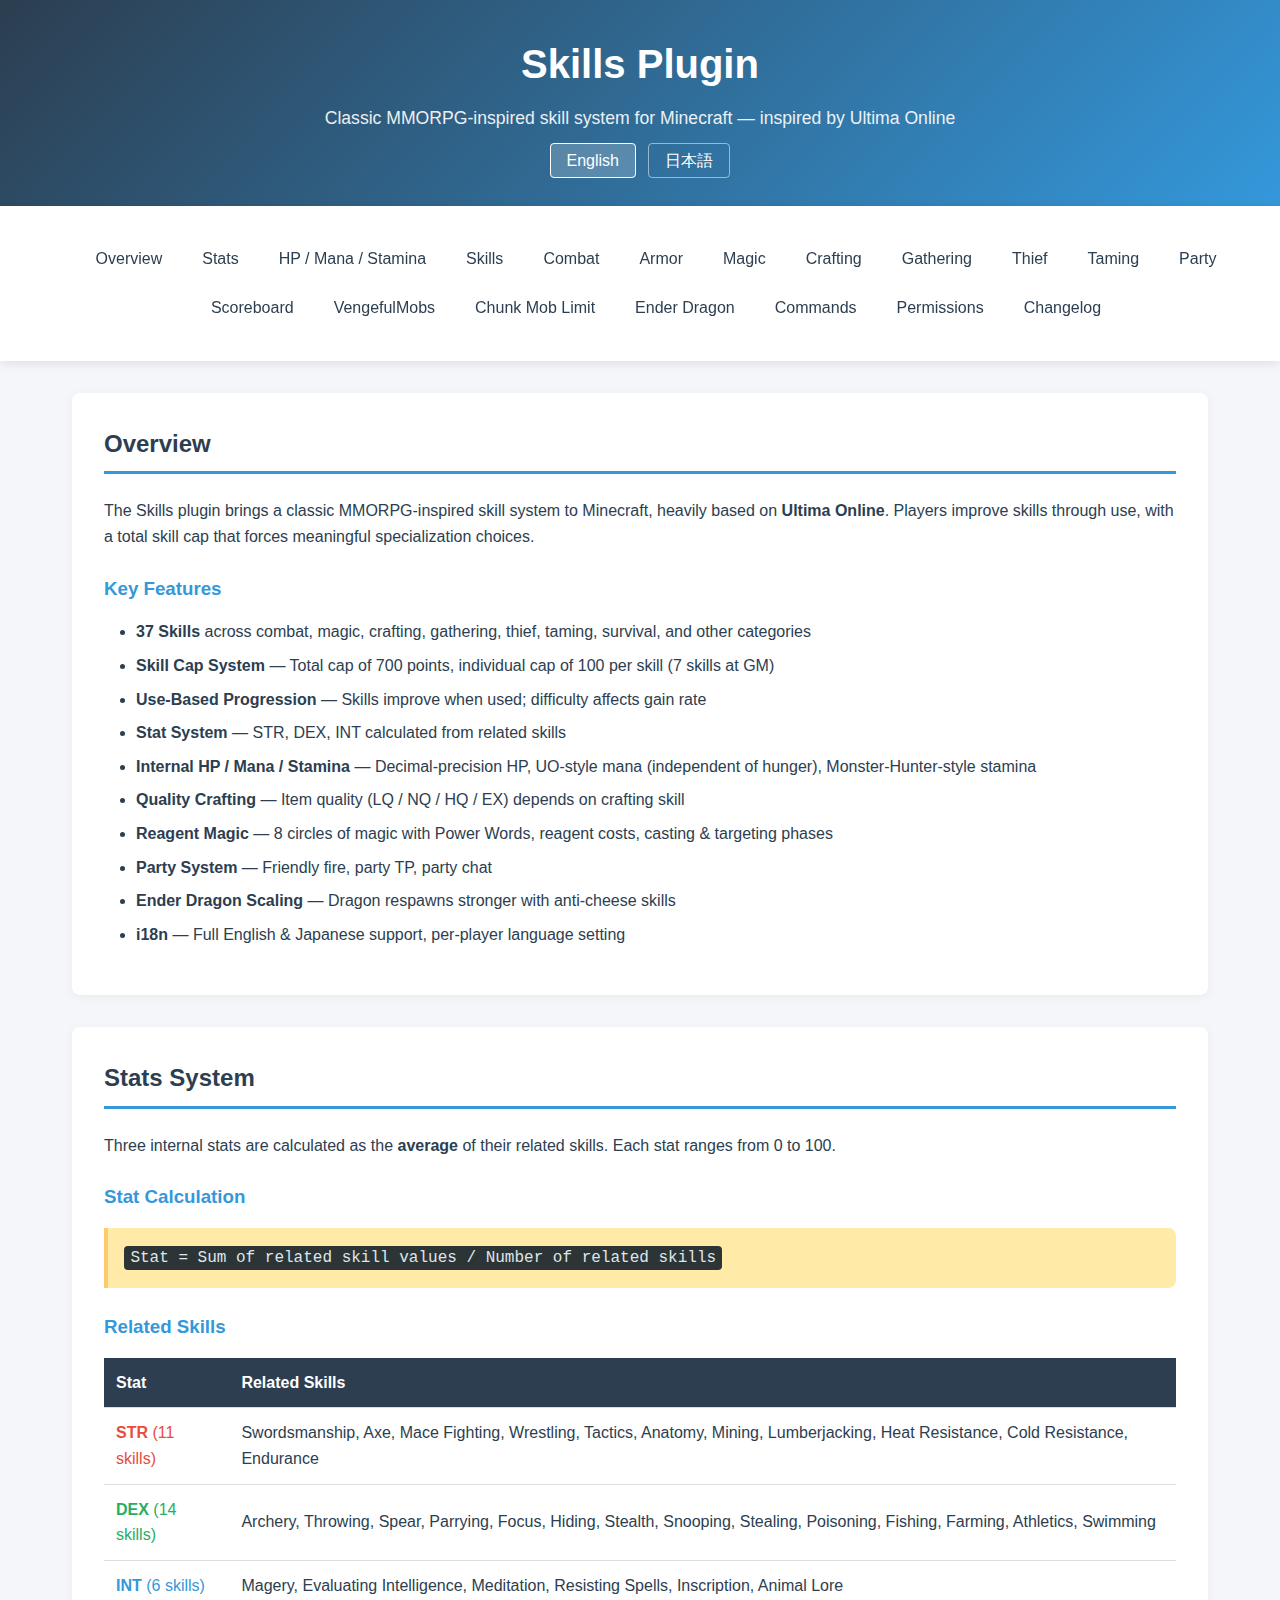
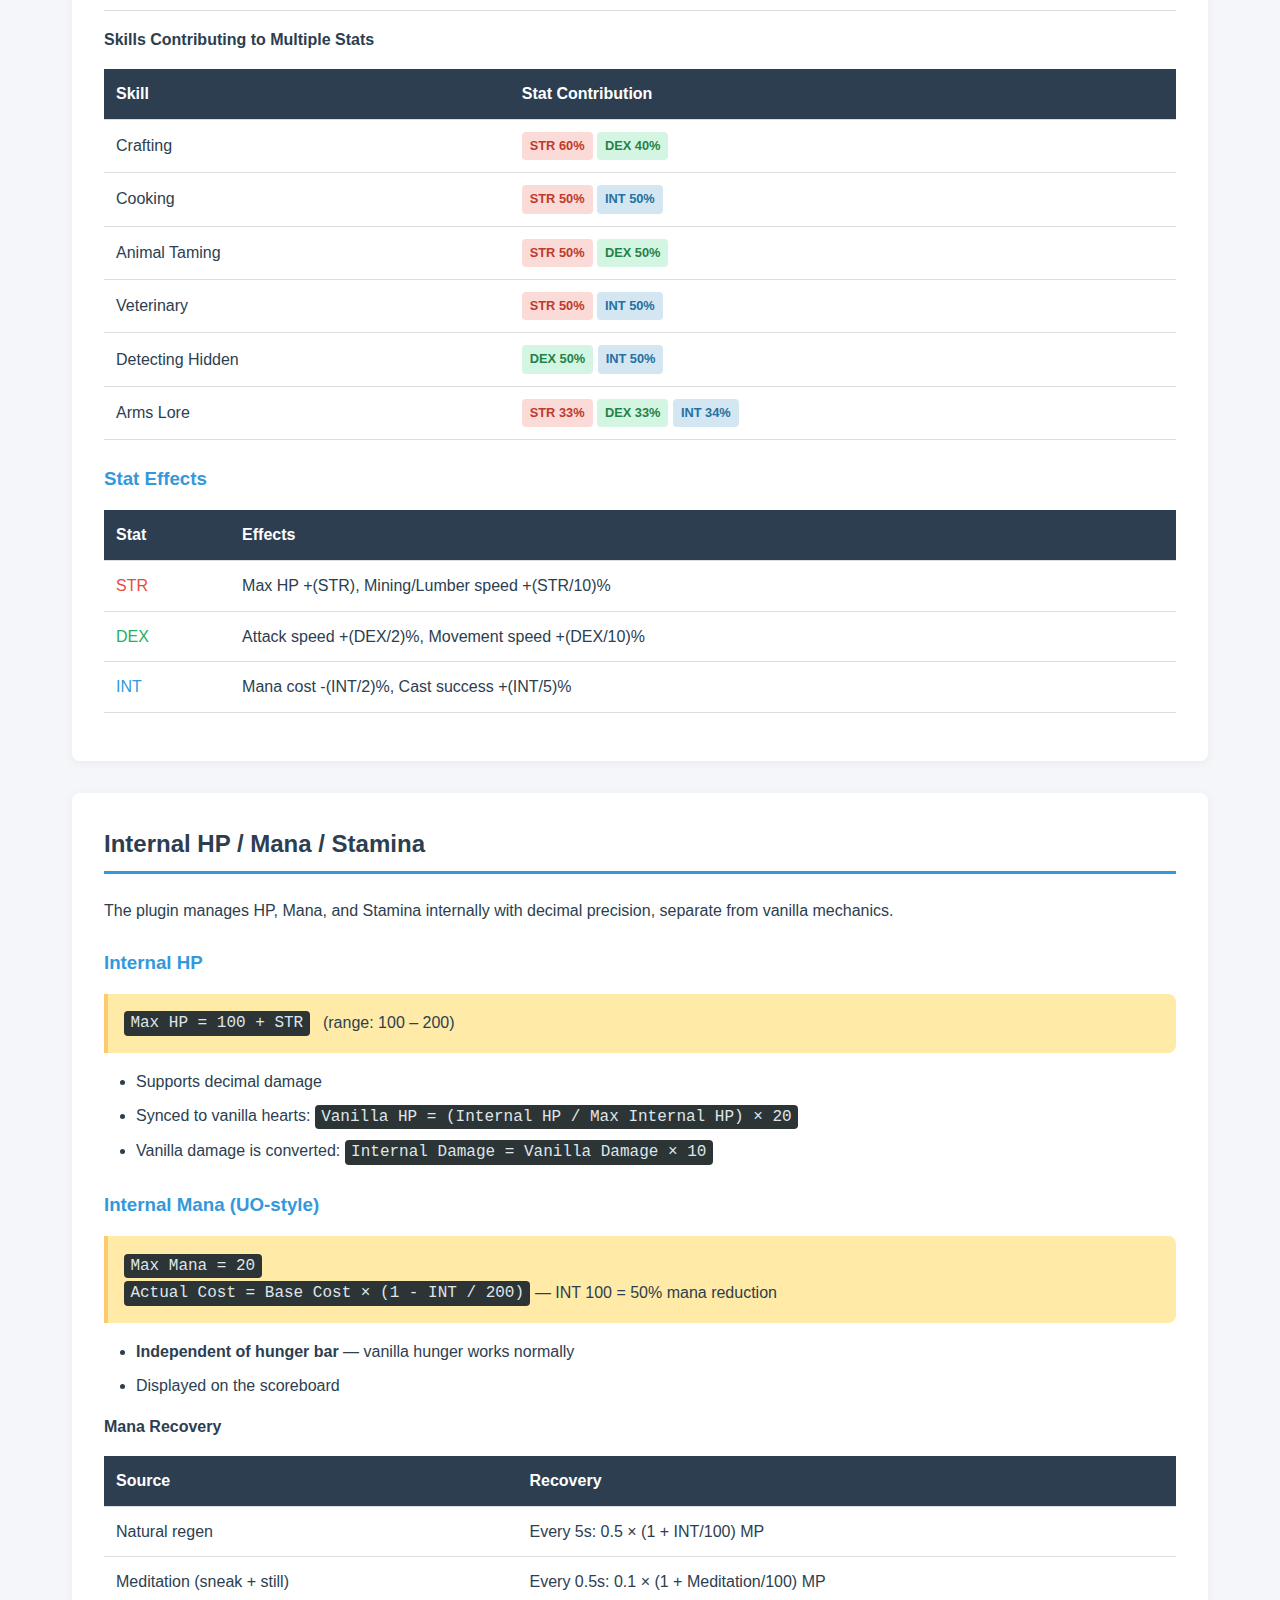
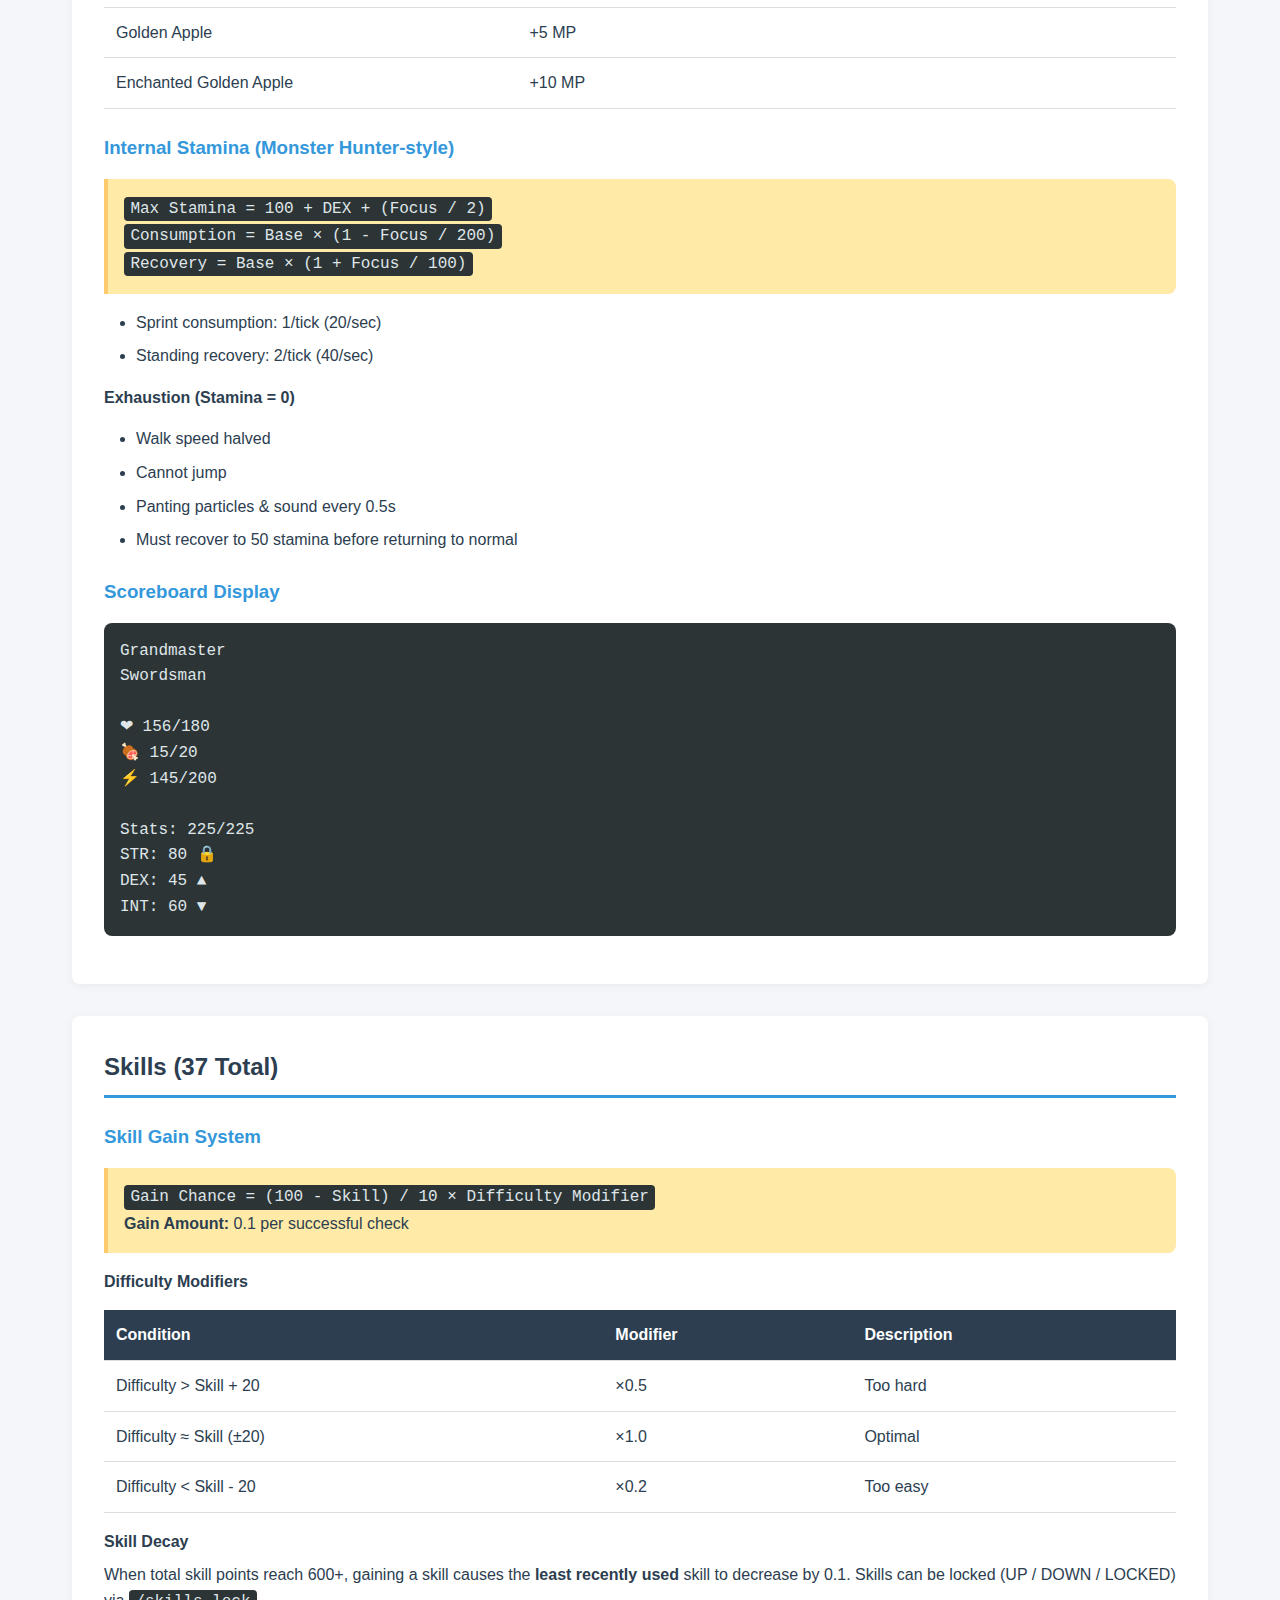
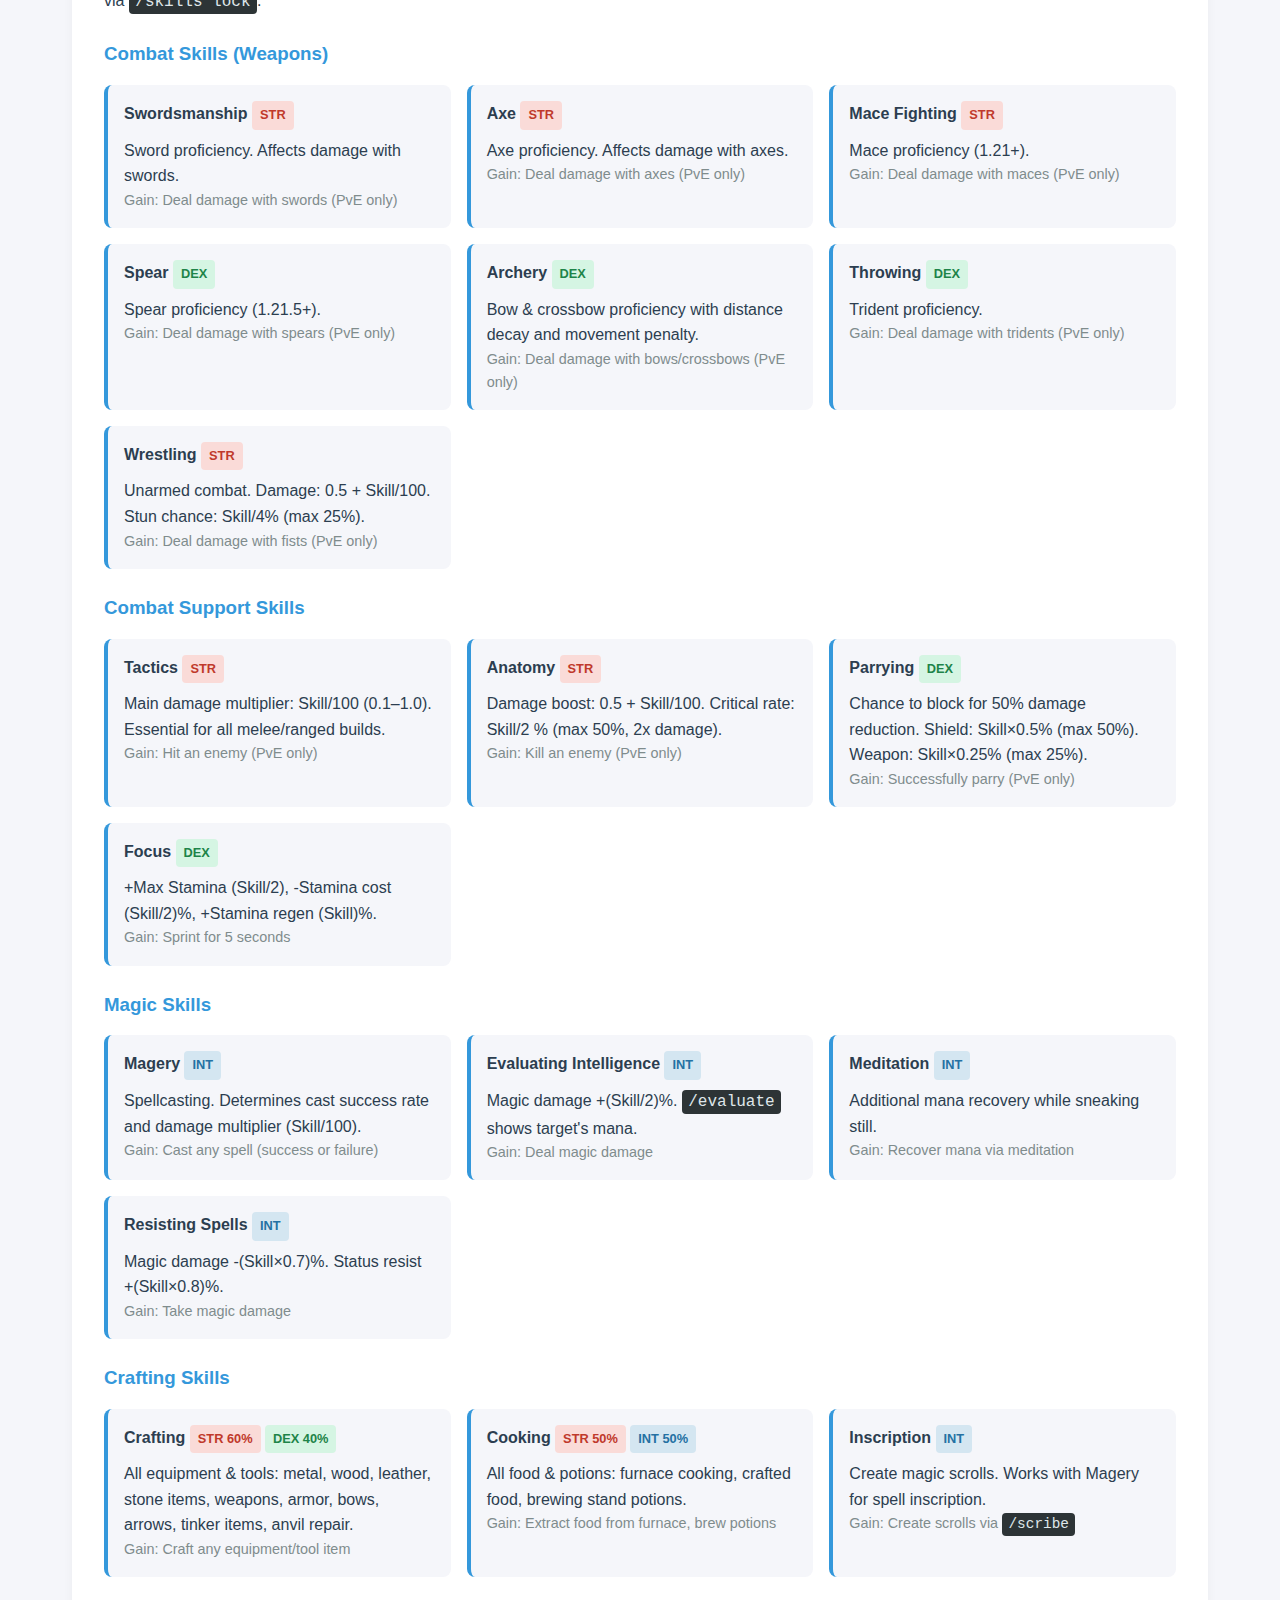
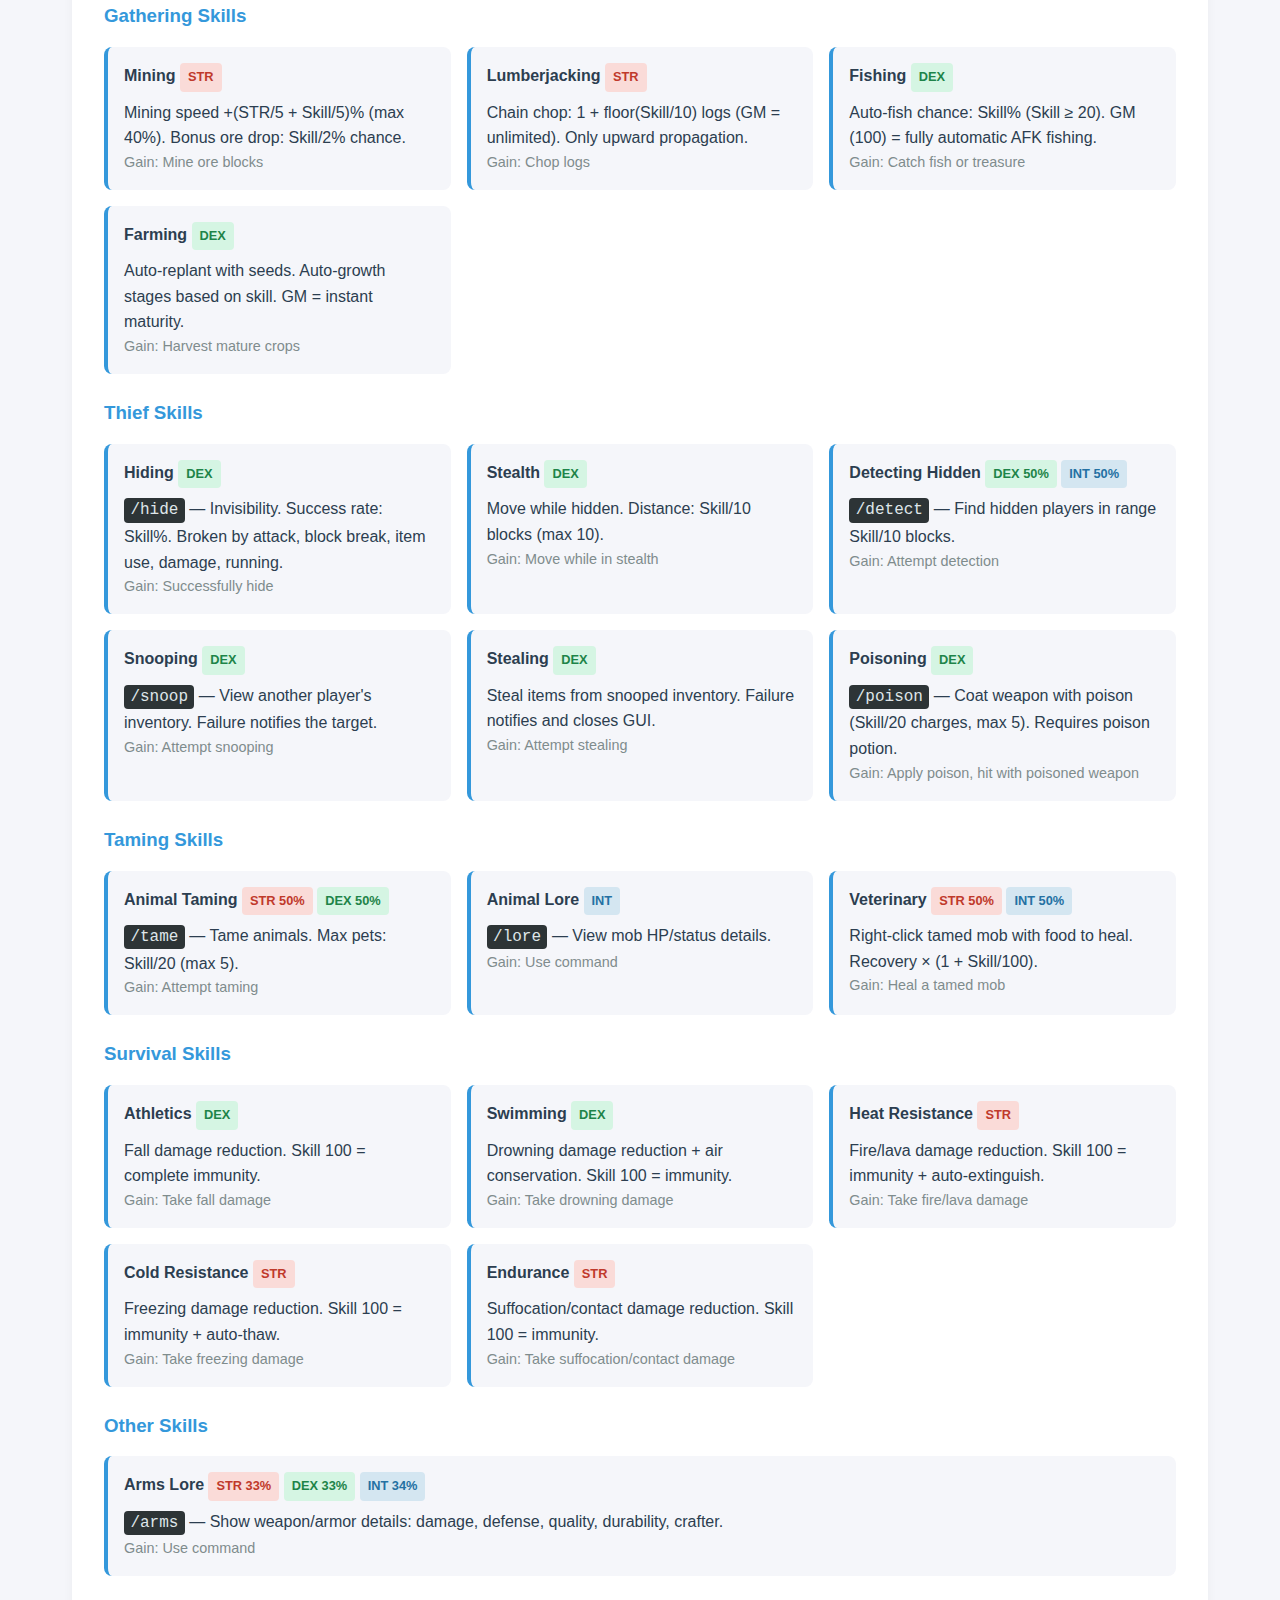
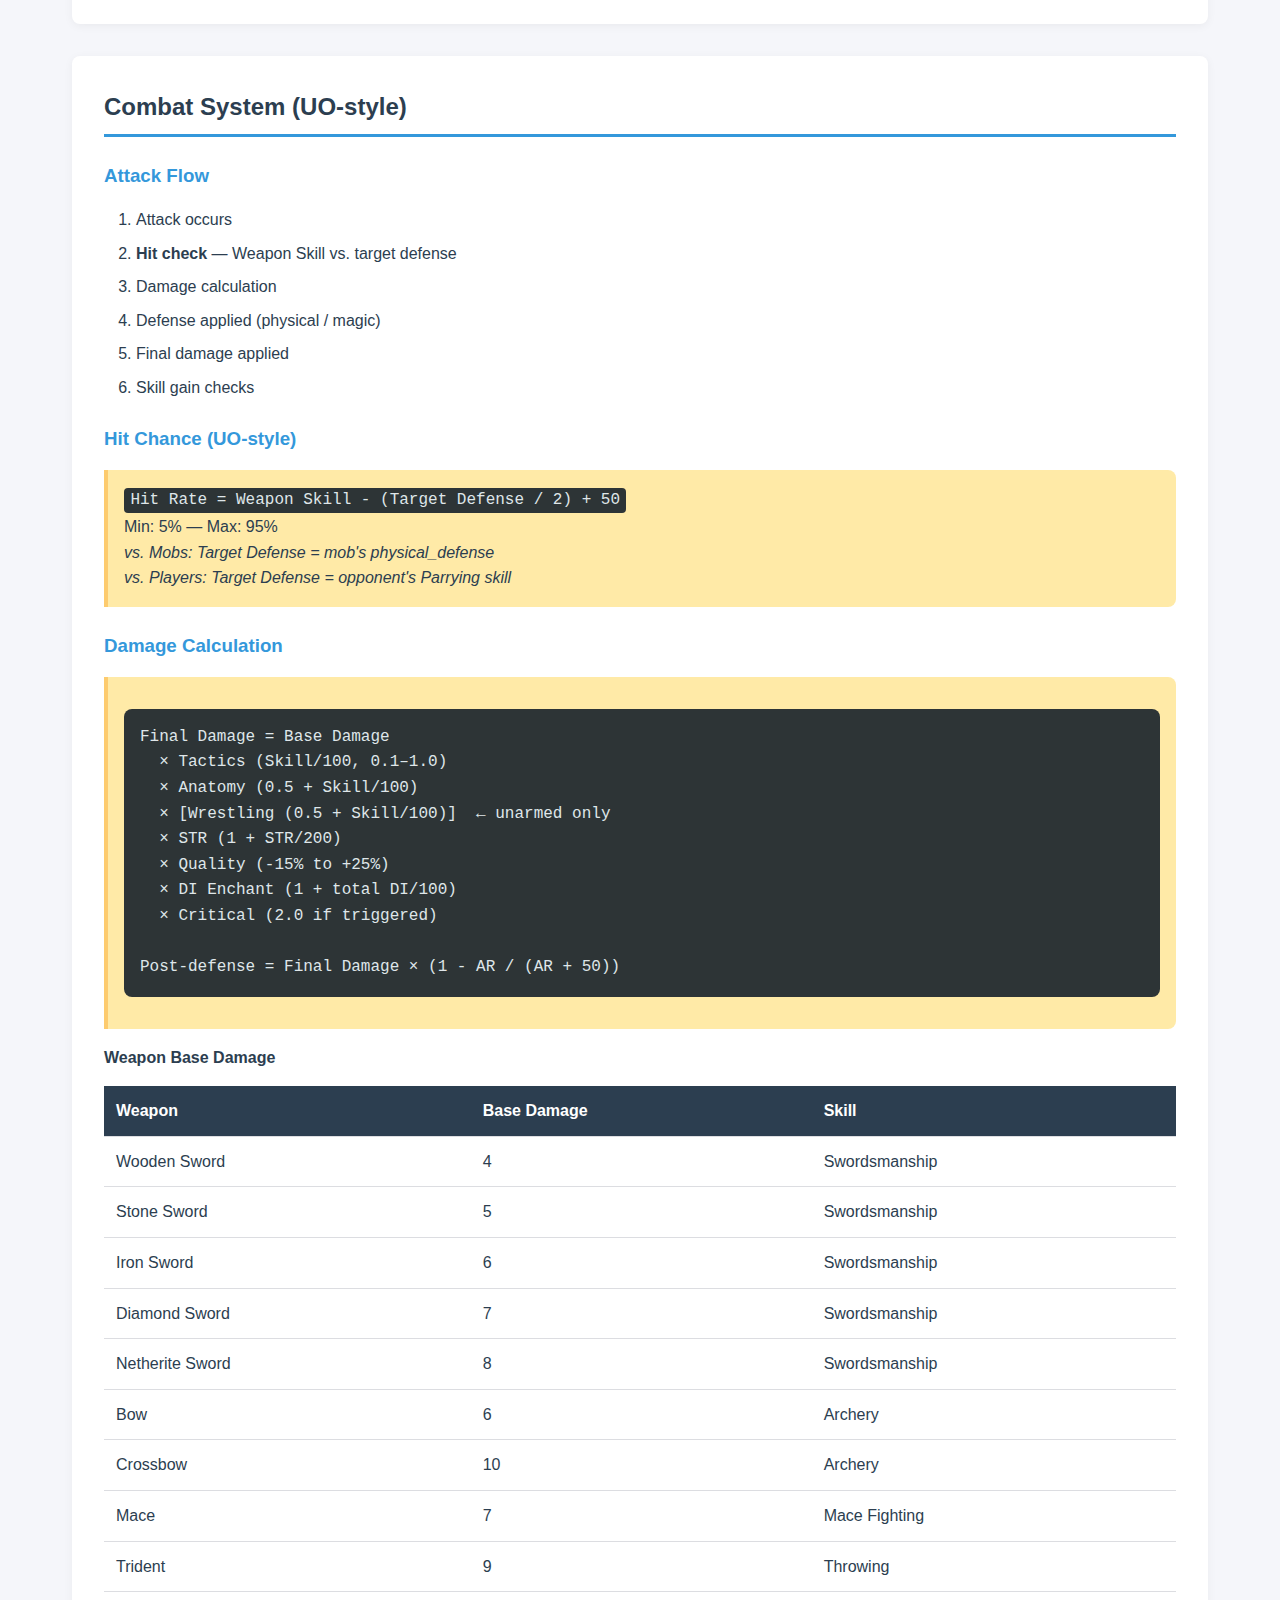
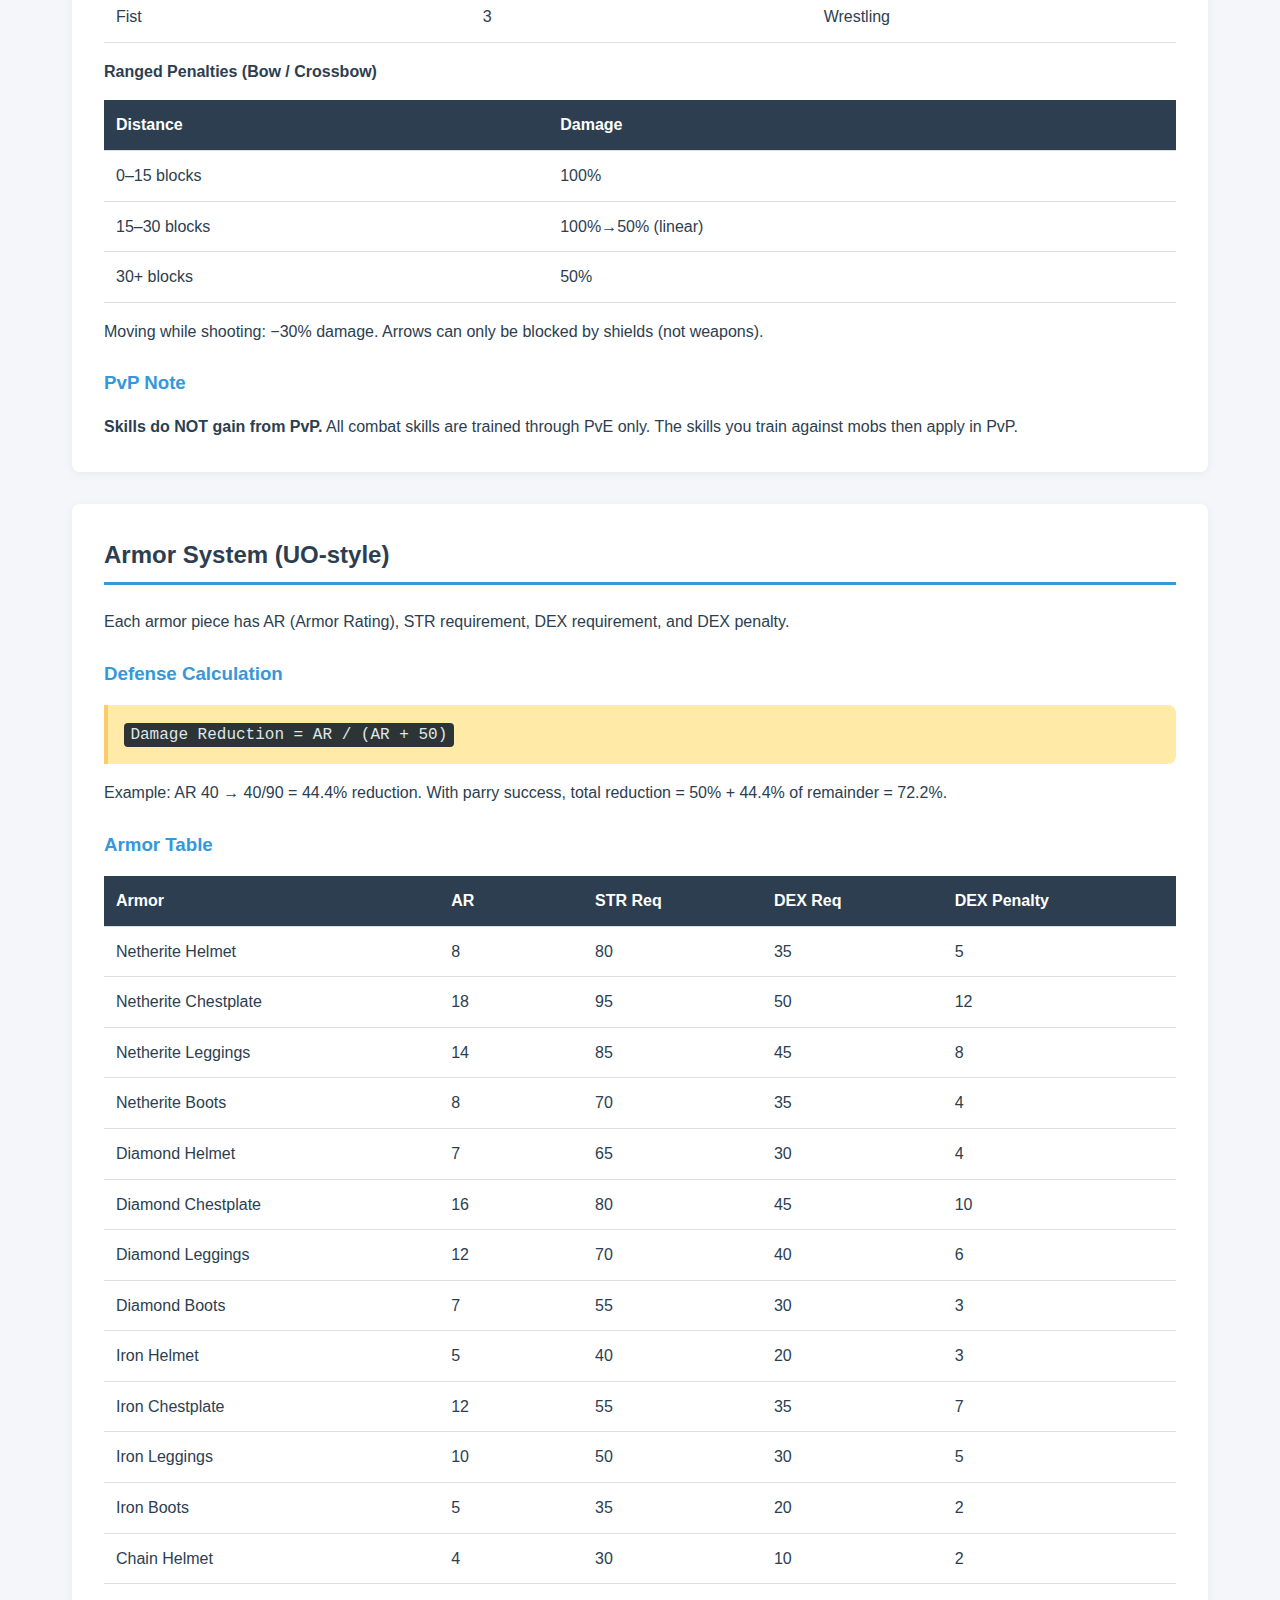
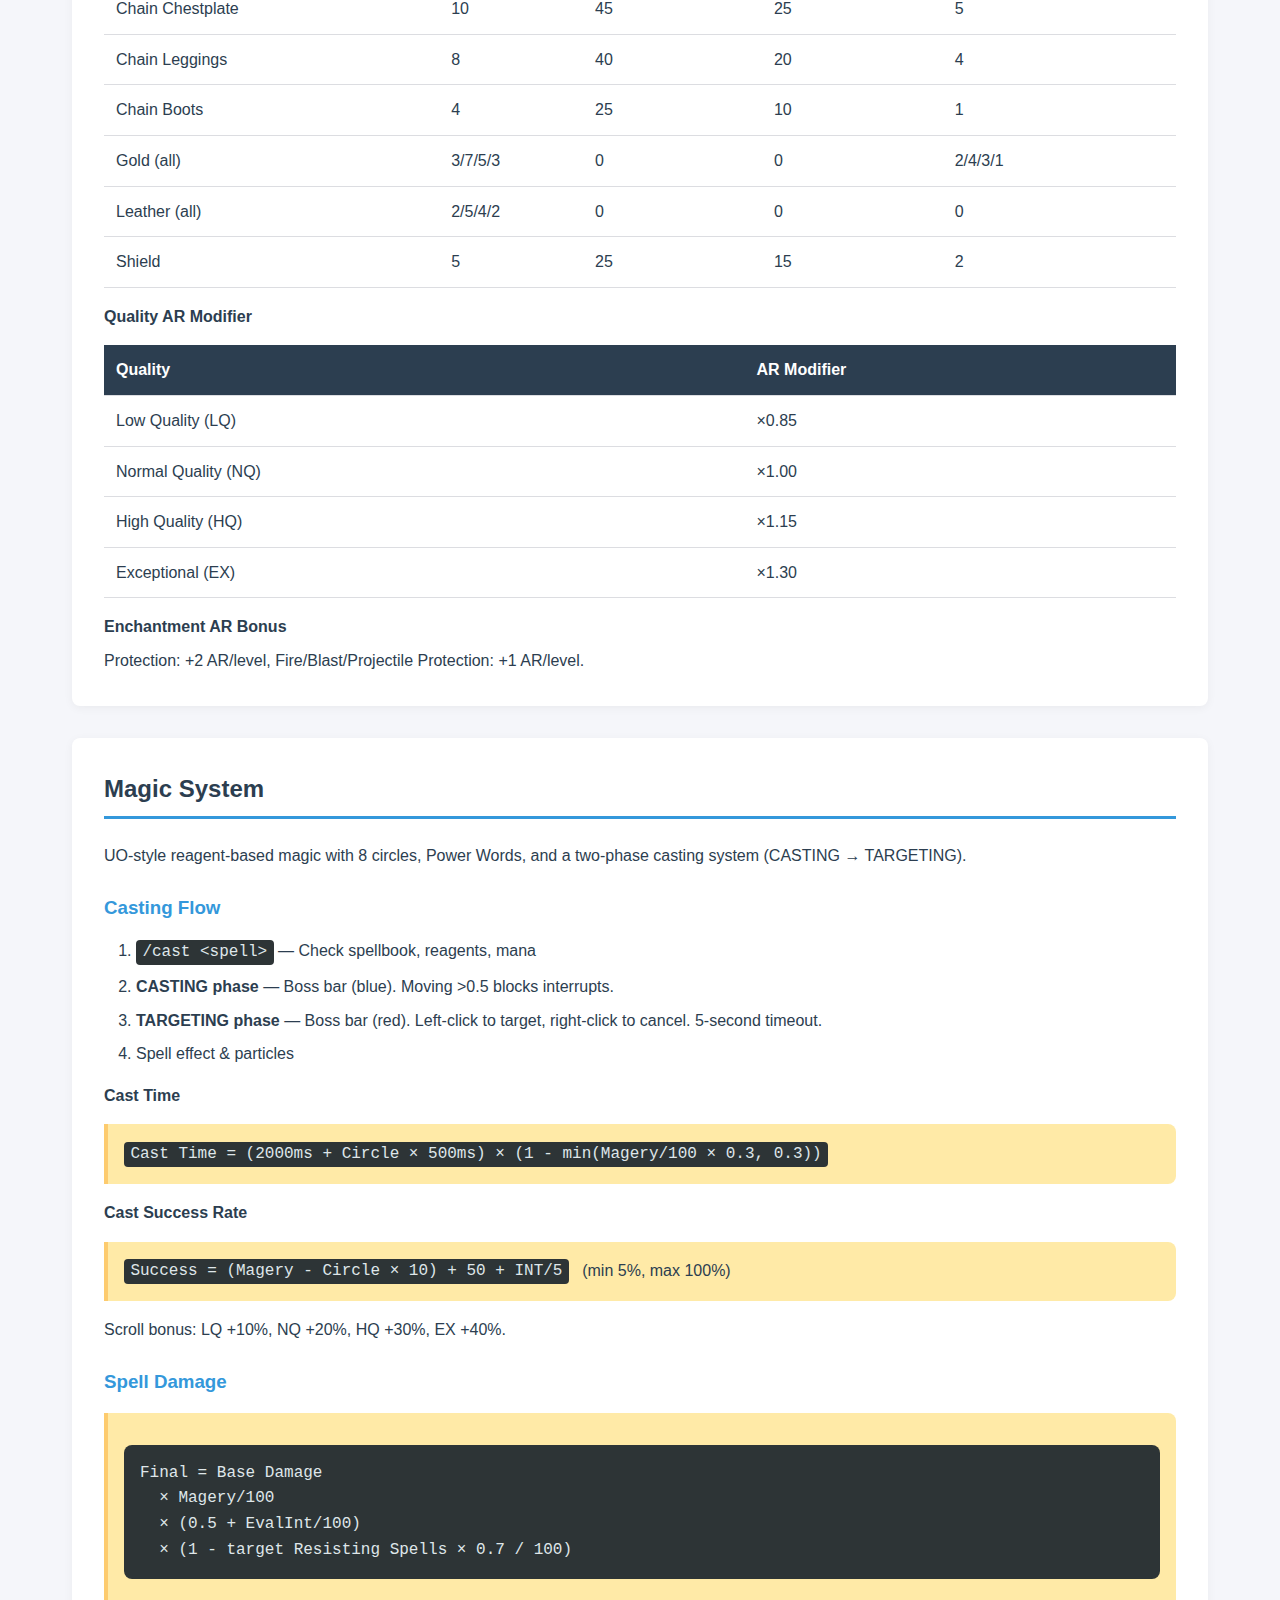
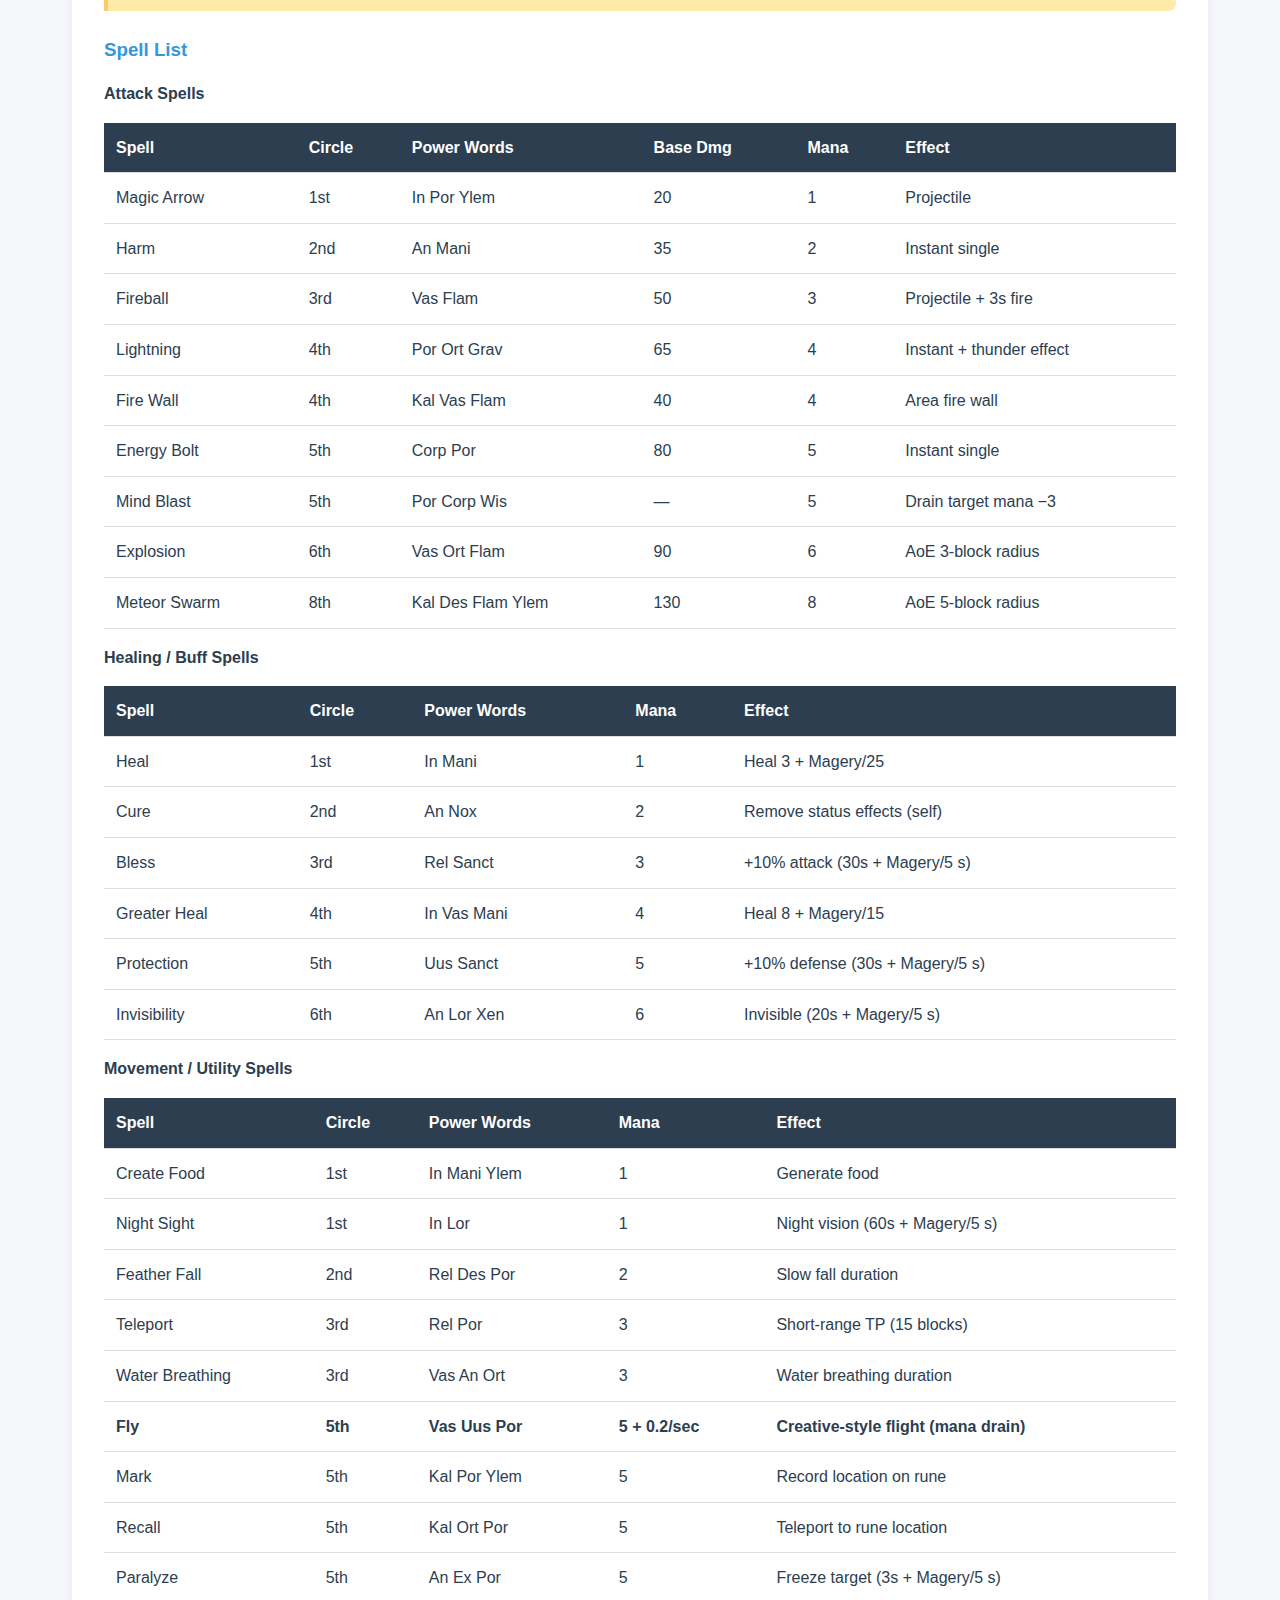
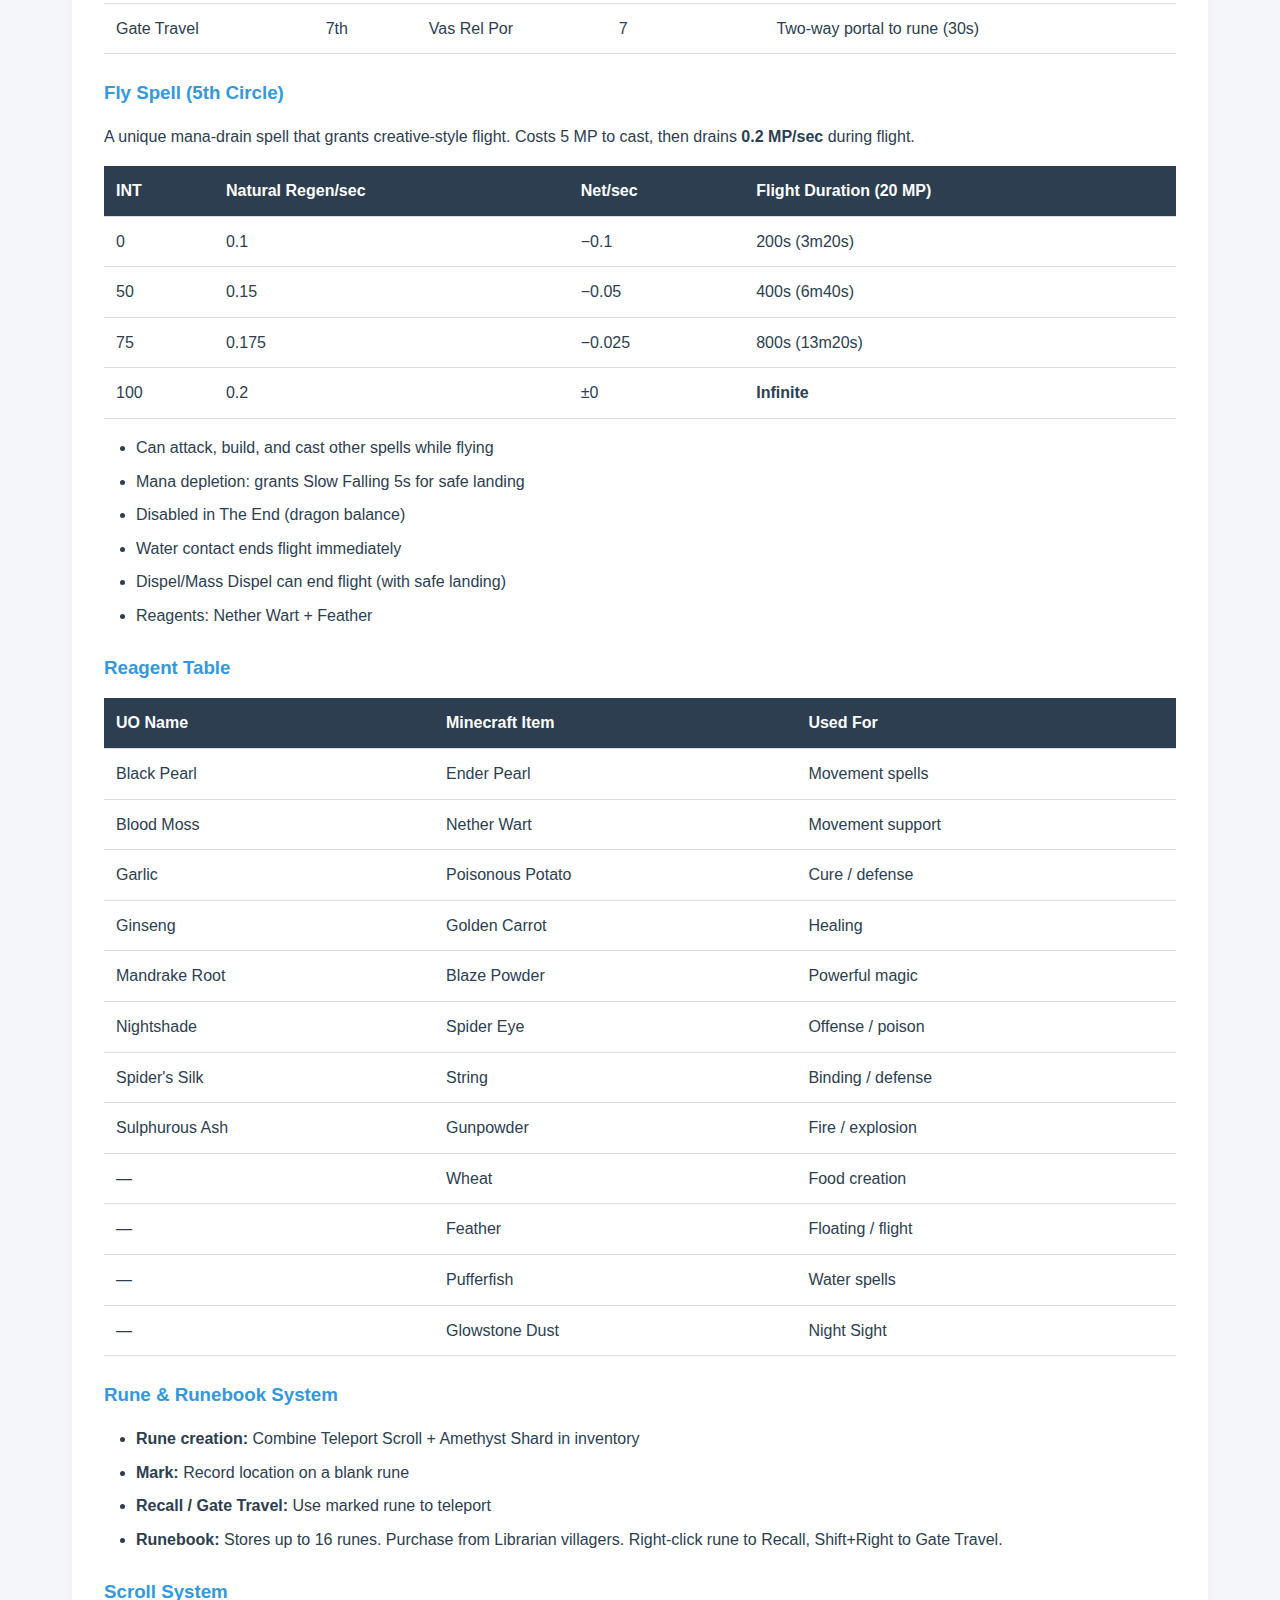
<file: docs/index.html>
<!DOCTYPE html>
<html lang="en">
<head>
    <meta charset="UTF-8">
    <meta name="viewport" content="width=device-width, initial-scale=1.0">
    <title>Skills Plugin - Documentation</title>
    <link rel="stylesheet" href="style.css">
</head>
<body>
    <header>
        <h1>Skills Plugin</h1>
        <p>Classic MMORPG-inspired skill system for Minecraft &mdash; inspired by Ultima Online</p>
        <div class="lang-switch">
            <a href="index.html" class="active">English</a>
            <a href="index_ja.html">日本語</a>
        </div>
    </header>

    <nav>
        <ul>
            <li><a href="#overview">Overview</a></li>
            <li><a href="#stats">Stats</a></li>
            <li><a href="#internal-hp">HP / Mana / Stamina</a></li>
            <li><a href="#skills">Skills</a></li>
            <li><a href="#combat">Combat</a></li>
            <li><a href="#armor">Armor</a></li>
            <li><a href="#magic">Magic</a></li>
            <li><a href="#crafting">Crafting</a></li>
            <li><a href="#gathering">Gathering</a></li>
            <li><a href="#thief">Thief</a></li>
            <li><a href="#taming">Taming</a></li>
            <li><a href="#party">Party</a></li>
            <li><a href="#scoreboard">Scoreboard</a></li>
            <li><a href="#vengeful">VengefulMobs</a></li>
            <li><a href="#chunklimit">Chunk Mob Limit</a></li>
            <li><a href="#dragon">Ender Dragon</a></li>
            <li><a href="#commands">Commands</a></li>
            <li><a href="#permissions">Permissions</a></li>
            <li><a href="#changelog">Changelog</a></li>
        </ul>
    </nav>

    <main>
        <!-- ============================================================ -->
        <!-- Overview -->
        <!-- ============================================================ -->
        <section id="overview">
            <h2>Overview</h2>
            <p>The Skills plugin brings a classic MMORPG-inspired skill system to Minecraft, heavily based on <strong>Ultima Online</strong>. Players improve skills through use, with a total skill cap that forces meaningful specialization choices.</p>

            <h3>Key Features</h3>
            <ul>
                <li><strong>37 Skills</strong> across combat, magic, crafting, gathering, thief, taming, survival, and other categories</li>
                <li><strong>Skill Cap System</strong> &mdash; Total cap of 700 points, individual cap of 100 per skill (7 skills at GM)</li>
                <li><strong>Use-Based Progression</strong> &mdash; Skills improve when used; difficulty affects gain rate</li>
                <li><strong>Stat System</strong> &mdash; STR, DEX, INT calculated from related skills</li>
                <li><strong>Internal HP / Mana / Stamina</strong> &mdash; Decimal-precision HP, UO-style mana (independent of hunger), Monster-Hunter-style stamina</li>
                <li><strong>Quality Crafting</strong> &mdash; Item quality (LQ / NQ / HQ / EX) depends on crafting skill</li>
                <li><strong>Reagent Magic</strong> &mdash; 8 circles of magic with Power Words, reagent costs, casting &amp; targeting phases</li>
                <li><strong>Party System</strong> &mdash; Friendly fire, party TP, party chat</li>
                <li><strong>Ender Dragon Scaling</strong> &mdash; Dragon respawns stronger with anti-cheese skills</li>
                <li><strong>i18n</strong> &mdash; Full English &amp; Japanese support, per-player language setting</li>
            </ul>
        </section>

        <!-- ============================================================ -->
        <!-- Stats System -->
        <!-- ============================================================ -->
        <section id="stats">
            <h2>Stats System</h2>
            <p>Three internal stats are calculated as the <strong>average</strong> of their related skills. Each stat ranges from 0 to 100.</p>

            <h3>Stat Calculation</h3>
            <div class="formula">
                <code>Stat = Sum of related skill values / Number of related skills</code>
            </div>

            <h3>Related Skills</h3>
            <table>
                <tr>
                    <th>Stat</th>
                    <th>Related Skills</th>
                </tr>
                <tr>
                    <td class="str"><strong>STR</strong> (11 skills)</td>
                    <td>Swordsmanship, Axe, Mace Fighting, Wrestling, Tactics, Anatomy, Mining, Lumberjacking, Heat Resistance, Cold Resistance, Endurance</td>
                </tr>
                <tr>
                    <td class="dex"><strong>DEX</strong> (14 skills)</td>
                    <td>Archery, Throwing, Spear, Parrying, Focus, Hiding, Stealth, Snooping, Stealing, Poisoning, Fishing, Farming, Athletics, Swimming</td>
                </tr>
                <tr>
                    <td class="int"><strong>INT</strong> (6 skills)</td>
                    <td>Magery, Evaluating Intelligence, Meditation, Resisting Spells, Inscription, Animal Lore</td>
                </tr>
            </table>

            <h4>Skills Contributing to Multiple Stats</h4>
            <table>
                <tr><th>Skill</th><th>Stat Contribution</th></tr>
                <tr><td>Crafting</td><td><span class="badge badge-str">STR 60%</span> <span class="badge badge-dex">DEX 40%</span></td></tr>
                <tr><td>Cooking</td><td><span class="badge badge-str">STR 50%</span> <span class="badge badge-int">INT 50%</span></td></tr>
                <tr><td>Animal Taming</td><td><span class="badge badge-str">STR 50%</span> <span class="badge badge-dex">DEX 50%</span></td></tr>
                <tr><td>Veterinary</td><td><span class="badge badge-str">STR 50%</span> <span class="badge badge-int">INT 50%</span></td></tr>
                <tr><td>Detecting Hidden</td><td><span class="badge badge-dex">DEX 50%</span> <span class="badge badge-int">INT 50%</span></td></tr>
                <tr><td>Arms Lore</td><td><span class="badge badge-str">STR 33%</span> <span class="badge badge-dex">DEX 33%</span> <span class="badge badge-int">INT 34%</span></td></tr>
            </table>

            <h3>Stat Effects</h3>
            <table>
                <tr><th>Stat</th><th>Effects</th></tr>
                <tr>
                    <td class="str">STR</td>
                    <td>Max HP +(STR), Mining/Lumber speed +(STR/10)%</td>
                </tr>
                <tr>
                    <td class="dex">DEX</td>
                    <td>Attack speed +(DEX/2)%, Movement speed +(DEX/10)%</td>
                </tr>
                <tr>
                    <td class="int">INT</td>
                    <td>Mana cost -(INT/2)%, Cast success +(INT/5)%</td>
                </tr>
            </table>
        </section>

        <!-- ============================================================ -->
        <!-- Internal HP / Mana / Stamina -->
        <!-- ============================================================ -->
        <section id="internal-hp">
            <h2>Internal HP / Mana / Stamina</h2>
            <p>The plugin manages HP, Mana, and Stamina internally with decimal precision, separate from vanilla mechanics.</p>

            <h3>Internal HP</h3>
            <div class="formula">
                <code>Max HP = 100 + STR</code> &nbsp; (range: 100 &ndash; 200)
            </div>
            <ul>
                <li>Supports decimal damage</li>
                <li>Synced to vanilla hearts: <code>Vanilla HP = (Internal HP / Max Internal HP) &times; 20</code></li>
                <li>Vanilla damage is converted: <code>Internal Damage = Vanilla Damage &times; 10</code></li>
            </ul>

            <h3>Internal Mana (UO-style)</h3>
            <div class="formula">
                <code>Max Mana = 20</code><br>
                <code>Actual Cost = Base Cost &times; (1 - INT / 200)</code> &mdash; INT 100 = 50% mana reduction
            </div>
            <ul>
                <li><strong>Independent of hunger bar</strong> &mdash; vanilla hunger works normally</li>
                <li>Displayed on the scoreboard</li>
            </ul>
            <h4>Mana Recovery</h4>
            <table>
                <tr><th>Source</th><th>Recovery</th></tr>
                <tr><td>Natural regen</td><td>Every 5s: 0.5 &times; (1 + INT/100) MP</td></tr>
                <tr><td>Meditation (sneak + still)</td><td>Every 0.5s: 0.1 &times; (1 + Meditation/100) MP</td></tr>
                <tr><td>Golden Apple</td><td>+5 MP</td></tr>
                <tr><td>Enchanted Golden Apple</td><td>+10 MP</td></tr>
            </table>

            <h3>Internal Stamina (Monster Hunter-style)</h3>
            <div class="formula">
                <code>Max Stamina = 100 + DEX + (Focus / 2)</code><br>
                <code>Consumption = Base &times; (1 - Focus / 200)</code><br>
                <code>Recovery = Base &times; (1 + Focus / 100)</code>
            </div>
            <ul>
                <li>Sprint consumption: 1/tick (20/sec)</li>
                <li>Standing recovery: 2/tick (40/sec)</li>
            </ul>
            <h4>Exhaustion (Stamina = 0)</h4>
            <ul>
                <li>Walk speed halved</li>
                <li>Cannot jump</li>
                <li>Panting particles &amp; sound every 0.5s</li>
                <li>Must recover to 50 stamina before returning to normal</li>
            </ul>

            <h3>Scoreboard Display</h3>
<pre><code>Grandmaster
Swordsman

&#10084; 156/180
&#127830; 15/20
&#9889; 145/200

Stats: 225/225
STR: 80 &#128274;
DEX: 45 &#9650;
INT: 60 &#9660;</code></pre>
        </section>

        <!-- ============================================================ -->
        <!-- Skills -->
        <!-- ============================================================ -->
        <section id="skills">
            <h2>Skills (37 Total)</h2>

            <h3>Skill Gain System</h3>
            <div class="formula">
                <code>Gain Chance = (100 - Skill) / 10 &times; Difficulty Modifier</code><br>
                <strong>Gain Amount:</strong> 0.1 per successful check
            </div>

            <h4>Difficulty Modifiers</h4>
            <table>
                <tr><th>Condition</th><th>Modifier</th><th>Description</th></tr>
                <tr><td>Difficulty &gt; Skill + 20</td><td>&times;0.5</td><td>Too hard</td></tr>
                <tr><td>Difficulty &asymp; Skill (&plusmn;20)</td><td>&times;1.0</td><td>Optimal</td></tr>
                <tr><td>Difficulty &lt; Skill - 20</td><td>&times;0.2</td><td>Too easy</td></tr>
            </table>

            <h4>Skill Decay</h4>
            <p>When total skill points reach 600+, gaining a skill causes the <strong>least recently used</strong> skill to decrease by 0.1. Skills can be locked (UP / DOWN / LOCKED) via <code>/skills lock</code>.</p>

            <!-- Combat Skills -->
            <h3>Combat Skills (Weapons)</h3>
            <div class="skill-category">
                <div class="skill-card">
                    <h4>Swordsmanship <span class="badge badge-str">STR</span></h4>
                    <p>Sword proficiency. Affects damage with swords.</p>
                    <p class="skill-effect">Gain: Deal damage with swords (PvE only)</p>
                </div>
                <div class="skill-card">
                    <h4>Axe <span class="badge badge-str">STR</span></h4>
                    <p>Axe proficiency. Affects damage with axes.</p>
                    <p class="skill-effect">Gain: Deal damage with axes (PvE only)</p>
                </div>
                <div class="skill-card">
                    <h4>Mace Fighting <span class="badge badge-str">STR</span></h4>
                    <p>Mace proficiency (1.21+).</p>
                    <p class="skill-effect">Gain: Deal damage with maces (PvE only)</p>
                </div>
                <div class="skill-card">
                    <h4>Spear <span class="badge badge-dex">DEX</span></h4>
                    <p>Spear proficiency (1.21.5+).</p>
                    <p class="skill-effect">Gain: Deal damage with spears (PvE only)</p>
                </div>
                <div class="skill-card">
                    <h4>Archery <span class="badge badge-dex">DEX</span></h4>
                    <p>Bow &amp; crossbow proficiency with distance decay and movement penalty.</p>
                    <p class="skill-effect">Gain: Deal damage with bows/crossbows (PvE only)</p>
                </div>
                <div class="skill-card">
                    <h4>Throwing <span class="badge badge-dex">DEX</span></h4>
                    <p>Trident proficiency.</p>
                    <p class="skill-effect">Gain: Deal damage with tridents (PvE only)</p>
                </div>
                <div class="skill-card">
                    <h4>Wrestling <span class="badge badge-str">STR</span></h4>
                    <p>Unarmed combat. Damage: 0.5 + Skill/100. Stun chance: Skill/4% (max 25%).</p>
                    <p class="skill-effect">Gain: Deal damage with fists (PvE only)</p>
                </div>
            </div>

            <h3>Combat Support Skills</h3>
            <div class="skill-category">
                <div class="skill-card">
                    <h4>Tactics <span class="badge badge-str">STR</span></h4>
                    <p>Main damage multiplier: Skill/100 (0.1&ndash;1.0). Essential for all melee/ranged builds.</p>
                    <p class="skill-effect">Gain: Hit an enemy (PvE only)</p>
                </div>
                <div class="skill-card">
                    <h4>Anatomy <span class="badge badge-str">STR</span></h4>
                    <p>Damage boost: 0.5 + Skill/100. Critical rate: Skill/2 % (max 50%, 2x damage).</p>
                    <p class="skill-effect">Gain: Kill an enemy (PvE only)</p>
                </div>
                <div class="skill-card">
                    <h4>Parrying <span class="badge badge-dex">DEX</span></h4>
                    <p>Chance to block for 50% damage reduction. Shield: Skill&times;0.5% (max 50%). Weapon: Skill&times;0.25% (max 25%).</p>
                    <p class="skill-effect">Gain: Successfully parry (PvE only)</p>
                </div>
                <div class="skill-card">
                    <h4>Focus <span class="badge badge-dex">DEX</span></h4>
                    <p>+Max Stamina (Skill/2), -Stamina cost (Skill/2)%, +Stamina regen (Skill)%.</p>
                    <p class="skill-effect">Gain: Sprint for 5 seconds</p>
                </div>
            </div>

            <!-- Magic Skills -->
            <h3>Magic Skills</h3>
            <div class="skill-category">
                <div class="skill-card">
                    <h4>Magery <span class="badge badge-int">INT</span></h4>
                    <p>Spellcasting. Determines cast success rate and damage multiplier (Skill/100).</p>
                    <p class="skill-effect">Gain: Cast any spell (success or failure)</p>
                </div>
                <div class="skill-card">
                    <h4>Evaluating Intelligence <span class="badge badge-int">INT</span></h4>
                    <p>Magic damage +(Skill/2)%. <code>/evaluate</code> shows target's mana.</p>
                    <p class="skill-effect">Gain: Deal magic damage</p>
                </div>
                <div class="skill-card">
                    <h4>Meditation <span class="badge badge-int">INT</span></h4>
                    <p>Additional mana recovery while sneaking still.</p>
                    <p class="skill-effect">Gain: Recover mana via meditation</p>
                </div>
                <div class="skill-card">
                    <h4>Resisting Spells <span class="badge badge-int">INT</span></h4>
                    <p>Magic damage -(Skill&times;0.7)%. Status resist +(Skill&times;0.8)%.</p>
                    <p class="skill-effect">Gain: Take magic damage</p>
                </div>
            </div>

            <!-- Crafting Skills -->
            <h3>Crafting Skills</h3>
            <div class="skill-category">
                <div class="skill-card">
                    <h4>Crafting <span class="badge badge-str">STR 60%</span> <span class="badge badge-dex">DEX 40%</span></h4>
                    <p>All equipment &amp; tools: metal, wood, leather, stone items, weapons, armor, bows, arrows, tinker items, anvil repair.</p>
                    <p class="skill-effect">Gain: Craft any equipment/tool item</p>
                </div>
                <div class="skill-card">
                    <h4>Cooking <span class="badge badge-str">STR 50%</span> <span class="badge badge-int">INT 50%</span></h4>
                    <p>All food &amp; potions: furnace cooking, crafted food, brewing stand potions.</p>
                    <p class="skill-effect">Gain: Extract food from furnace, brew potions</p>
                </div>
                <div class="skill-card">
                    <h4>Inscription <span class="badge badge-int">INT</span></h4>
                    <p>Create magic scrolls. Works with Magery for spell inscription.</p>
                    <p class="skill-effect">Gain: Create scrolls via <code>/scribe</code></p>
                </div>
            </div>

            <!-- Gathering Skills -->
            <h3>Gathering Skills</h3>
            <div class="skill-category">
                <div class="skill-card">
                    <h4>Mining <span class="badge badge-str">STR</span></h4>
                    <p>Mining speed +(STR/5 + Skill/5)% (max 40%). Bonus ore drop: Skill/2% chance.</p>
                    <p class="skill-effect">Gain: Mine ore blocks</p>
                </div>
                <div class="skill-card">
                    <h4>Lumberjacking <span class="badge badge-str">STR</span></h4>
                    <p>Chain chop: 1 + floor(Skill/10) logs (GM = unlimited). Only upward propagation.</p>
                    <p class="skill-effect">Gain: Chop logs</p>
                </div>
                <div class="skill-card">
                    <h4>Fishing <span class="badge badge-dex">DEX</span></h4>
                    <p>Auto-fish chance: Skill% (Skill &ge; 20). GM (100) = fully automatic AFK fishing.</p>
                    <p class="skill-effect">Gain: Catch fish or treasure</p>
                </div>
                <div class="skill-card">
                    <h4>Farming <span class="badge badge-dex">DEX</span></h4>
                    <p>Auto-replant with seeds. Auto-growth stages based on skill. GM = instant maturity.</p>
                    <p class="skill-effect">Gain: Harvest mature crops</p>
                </div>
            </div>

            <!-- Thief Skills -->
            <h3>Thief Skills</h3>
            <div class="skill-category">
                <div class="skill-card">
                    <h4>Hiding <span class="badge badge-dex">DEX</span></h4>
                    <p><code>/hide</code> &mdash; Invisibility. Success rate: Skill%. Broken by attack, block break, item use, damage, running.</p>
                    <p class="skill-effect">Gain: Successfully hide</p>
                </div>
                <div class="skill-card">
                    <h4>Stealth <span class="badge badge-dex">DEX</span></h4>
                    <p>Move while hidden. Distance: Skill/10 blocks (max 10).</p>
                    <p class="skill-effect">Gain: Move while in stealth</p>
                </div>
                <div class="skill-card">
                    <h4>Detecting Hidden <span class="badge badge-dex">DEX 50%</span> <span class="badge badge-int">INT 50%</span></h4>
                    <p><code>/detect</code> &mdash; Find hidden players in range Skill/10 blocks.</p>
                    <p class="skill-effect">Gain: Attempt detection</p>
                </div>
                <div class="skill-card">
                    <h4>Snooping <span class="badge badge-dex">DEX</span></h4>
                    <p><code>/snoop</code> &mdash; View another player's inventory. Failure notifies the target.</p>
                    <p class="skill-effect">Gain: Attempt snooping</p>
                </div>
                <div class="skill-card">
                    <h4>Stealing <span class="badge badge-dex">DEX</span></h4>
                    <p>Steal items from snooped inventory. Failure notifies and closes GUI.</p>
                    <p class="skill-effect">Gain: Attempt stealing</p>
                </div>
                <div class="skill-card">
                    <h4>Poisoning <span class="badge badge-dex">DEX</span></h4>
                    <p><code>/poison</code> &mdash; Coat weapon with poison (Skill/20 charges, max 5). Requires poison potion.</p>
                    <p class="skill-effect">Gain: Apply poison, hit with poisoned weapon</p>
                </div>
            </div>

            <!-- Taming Skills -->
            <h3>Taming Skills</h3>
            <div class="skill-category">
                <div class="skill-card">
                    <h4>Animal Taming <span class="badge badge-str">STR 50%</span> <span class="badge badge-dex">DEX 50%</span></h4>
                    <p><code>/tame</code> &mdash; Tame animals. Max pets: Skill/20 (max 5).</p>
                    <p class="skill-effect">Gain: Attempt taming</p>
                </div>
                <div class="skill-card">
                    <h4>Animal Lore <span class="badge badge-int">INT</span></h4>
                    <p><code>/lore</code> &mdash; View mob HP/status details.</p>
                    <p class="skill-effect">Gain: Use command</p>
                </div>
                <div class="skill-card">
                    <h4>Veterinary <span class="badge badge-str">STR 50%</span> <span class="badge badge-int">INT 50%</span></h4>
                    <p>Right-click tamed mob with food to heal. Recovery &times; (1 + Skill/100).</p>
                    <p class="skill-effect">Gain: Heal a tamed mob</p>
                </div>
            </div>

            <!-- Survival Skills -->
            <h3>Survival Skills</h3>
            <div class="skill-category">
                <div class="skill-card">
                    <h4>Athletics <span class="badge badge-dex">DEX</span></h4>
                    <p>Fall damage reduction. Skill 100 = complete immunity.</p>
                    <p class="skill-effect">Gain: Take fall damage</p>
                </div>
                <div class="skill-card">
                    <h4>Swimming <span class="badge badge-dex">DEX</span></h4>
                    <p>Drowning damage reduction + air conservation. Skill 100 = immunity.</p>
                    <p class="skill-effect">Gain: Take drowning damage</p>
                </div>
                <div class="skill-card">
                    <h4>Heat Resistance <span class="badge badge-str">STR</span></h4>
                    <p>Fire/lava damage reduction. Skill 100 = immunity + auto-extinguish.</p>
                    <p class="skill-effect">Gain: Take fire/lava damage</p>
                </div>
                <div class="skill-card">
                    <h4>Cold Resistance <span class="badge badge-str">STR</span></h4>
                    <p>Freezing damage reduction. Skill 100 = immunity + auto-thaw.</p>
                    <p class="skill-effect">Gain: Take freezing damage</p>
                </div>
                <div class="skill-card">
                    <h4>Endurance <span class="badge badge-str">STR</span></h4>
                    <p>Suffocation/contact damage reduction. Skill 100 = immunity.</p>
                    <p class="skill-effect">Gain: Take suffocation/contact damage</p>
                </div>
            </div>

            <!-- Other Skills -->
            <h3>Other Skills</h3>
            <div class="skill-category">
                <div class="skill-card">
                    <h4>Arms Lore <span class="badge badge-str">STR 33%</span> <span class="badge badge-dex">DEX 33%</span> <span class="badge badge-int">INT 34%</span></h4>
                    <p><code>/arms</code> &mdash; Show weapon/armor details: damage, defense, quality, durability, crafter.</p>
                    <p class="skill-effect">Gain: Use command</p>
                </div>
            </div>
        </section>

        <!-- ============================================================ -->
        <!-- Combat System -->
        <!-- ============================================================ -->
        <section id="combat">
            <h2>Combat System (UO-style)</h2>

            <h3>Attack Flow</h3>
            <ol>
                <li>Attack occurs</li>
                <li><strong>Hit check</strong> &mdash; Weapon Skill vs. target defense</li>
                <li>Damage calculation</li>
                <li>Defense applied (physical / magic)</li>
                <li>Final damage applied</li>
                <li>Skill gain checks</li>
            </ol>

            <h3>Hit Chance (UO-style)</h3>
            <div class="formula">
                <code>Hit Rate = Weapon Skill - (Target Defense / 2) + 50</code><br>
                Min: 5% &mdash; Max: 95%<br>
                <em>vs. Mobs: Target Defense = mob's physical_defense</em><br>
                <em>vs. Players: Target Defense = opponent's Parrying skill</em>
            </div>

            <h3>Damage Calculation</h3>
            <div class="formula">
<pre><code>Final Damage = Base Damage
  &times; Tactics (Skill/100, 0.1&ndash;1.0)
  &times; Anatomy (0.5 + Skill/100)
  &times; [Wrestling (0.5 + Skill/100)]  &larr; unarmed only
  &times; STR (1 + STR/200)
  &times; Quality (-15% to +25%)
  &times; DI Enchant (1 + total DI/100)
  &times; Critical (2.0 if triggered)

Post-defense = Final Damage &times; (1 - AR / (AR + 50))</code></pre>
            </div>

            <h4>Weapon Base Damage</h4>
            <table>
                <tr><th>Weapon</th><th>Base Damage</th><th>Skill</th></tr>
                <tr><td>Wooden Sword</td><td>4</td><td>Swordsmanship</td></tr>
                <tr><td>Stone Sword</td><td>5</td><td>Swordsmanship</td></tr>
                <tr><td>Iron Sword</td><td>6</td><td>Swordsmanship</td></tr>
                <tr><td>Diamond Sword</td><td>7</td><td>Swordsmanship</td></tr>
                <tr><td>Netherite Sword</td><td>8</td><td>Swordsmanship</td></tr>
                <tr><td>Bow</td><td>6</td><td>Archery</td></tr>
                <tr><td>Crossbow</td><td>10</td><td>Archery</td></tr>
                <tr><td>Mace</td><td>7</td><td>Mace Fighting</td></tr>
                <tr><td>Trident</td><td>9</td><td>Throwing</td></tr>
                <tr><td>Fist</td><td>3</td><td>Wrestling</td></tr>
            </table>

            <h4>Ranged Penalties (Bow / Crossbow)</h4>
            <table>
                <tr><th>Distance</th><th>Damage</th></tr>
                <tr><td>0&ndash;15 blocks</td><td>100%</td></tr>
                <tr><td>15&ndash;30 blocks</td><td>100%&rarr;50% (linear)</td></tr>
                <tr><td>30+ blocks</td><td>50%</td></tr>
            </table>
            <p>Moving while shooting: &minus;30% damage. Arrows can only be blocked by shields (not weapons).</p>

            <h3>PvP Note</h3>
            <p><strong>Skills do NOT gain from PvP.</strong> All combat skills are trained through PvE only. The skills you train against mobs then apply in PvP.</p>
        </section>

        <!-- ============================================================ -->
        <!-- Armor System -->
        <!-- ============================================================ -->
        <section id="armor">
            <h2>Armor System (UO-style)</h2>
            <p>Each armor piece has AR (Armor Rating), STR requirement, DEX requirement, and DEX penalty.</p>

            <h3>Defense Calculation</h3>
            <div class="formula">
                <code>Damage Reduction = AR / (AR + 50)</code>
            </div>
            <p>Example: AR 40 &rarr; 40/90 = 44.4% reduction. With parry success, total reduction = 50% + 44.4% of remainder = 72.2%.</p>

            <h3>Armor Table</h3>
            <table>
                <tr><th>Armor</th><th>AR</th><th>STR Req</th><th>DEX Req</th><th>DEX Penalty</th></tr>
                <tr><td>Netherite Helmet</td><td>8</td><td>80</td><td>35</td><td>5</td></tr>
                <tr><td>Netherite Chestplate</td><td>18</td><td>95</td><td>50</td><td>12</td></tr>
                <tr><td>Netherite Leggings</td><td>14</td><td>85</td><td>45</td><td>8</td></tr>
                <tr><td>Netherite Boots</td><td>8</td><td>70</td><td>35</td><td>4</td></tr>
                <tr><td>Diamond Helmet</td><td>7</td><td>65</td><td>30</td><td>4</td></tr>
                <tr><td>Diamond Chestplate</td><td>16</td><td>80</td><td>45</td><td>10</td></tr>
                <tr><td>Diamond Leggings</td><td>12</td><td>70</td><td>40</td><td>6</td></tr>
                <tr><td>Diamond Boots</td><td>7</td><td>55</td><td>30</td><td>3</td></tr>
                <tr><td>Iron Helmet</td><td>5</td><td>40</td><td>20</td><td>3</td></tr>
                <tr><td>Iron Chestplate</td><td>12</td><td>55</td><td>35</td><td>7</td></tr>
                <tr><td>Iron Leggings</td><td>10</td><td>50</td><td>30</td><td>5</td></tr>
                <tr><td>Iron Boots</td><td>5</td><td>35</td><td>20</td><td>2</td></tr>
                <tr><td>Chain Helmet</td><td>4</td><td>30</td><td>10</td><td>2</td></tr>
                <tr><td>Chain Chestplate</td><td>10</td><td>45</td><td>25</td><td>5</td></tr>
                <tr><td>Chain Leggings</td><td>8</td><td>40</td><td>20</td><td>4</td></tr>
                <tr><td>Chain Boots</td><td>4</td><td>25</td><td>10</td><td>1</td></tr>
                <tr><td>Gold (all)</td><td>3/7/5/3</td><td>0</td><td>0</td><td>2/4/3/1</td></tr>
                <tr><td>Leather (all)</td><td>2/5/4/2</td><td>0</td><td>0</td><td>0</td></tr>
                <tr><td>Shield</td><td>5</td><td>25</td><td>15</td><td>2</td></tr>
            </table>

            <h4>Quality AR Modifier</h4>
            <table>
                <tr><th>Quality</th><th>AR Modifier</th></tr>
                <tr><td>Low Quality (LQ)</td><td>&times;0.85</td></tr>
                <tr><td>Normal Quality (NQ)</td><td>&times;1.00</td></tr>
                <tr><td>High Quality (HQ)</td><td>&times;1.15</td></tr>
                <tr><td>Exceptional (EX)</td><td>&times;1.30</td></tr>
            </table>

            <h4>Enchantment AR Bonus</h4>
            <p>Protection: +2 AR/level, Fire/Blast/Projectile Protection: +1 AR/level.</p>
        </section>

        <!-- ============================================================ -->
        <!-- Magic System -->
        <!-- ============================================================ -->
        <section id="magic">
            <h2>Magic System</h2>
            <p>UO-style reagent-based magic with 8 circles, Power Words, and a two-phase casting system (CASTING &rarr; TARGETING).</p>

            <h3>Casting Flow</h3>
            <ol>
                <li><code>/cast &lt;spell&gt;</code> &mdash; Check spellbook, reagents, mana</li>
                <li><strong>CASTING phase</strong> &mdash; Boss bar (blue). Moving &gt;0.5 blocks interrupts.</li>
                <li><strong>TARGETING phase</strong> &mdash; Boss bar (red). Left-click to target, right-click to cancel. 5-second timeout.</li>
                <li>Spell effect &amp; particles</li>
            </ol>

            <h4>Cast Time</h4>
            <div class="formula">
                <code>Cast Time = (2000ms + Circle &times; 500ms) &times; (1 - min(Magery/100 &times; 0.3, 0.3))</code>
            </div>

            <h4>Cast Success Rate</h4>
            <div class="formula">
                <code>Success = (Magery - Circle &times; 10) + 50 + INT/5</code> &nbsp; (min 5%, max 100%)
            </div>
            <p>Scroll bonus: LQ +10%, NQ +20%, HQ +30%, EX +40%.</p>

            <h3>Spell Damage</h3>
            <div class="formula">
<pre><code>Final = Base Damage
  &times; Magery/100
  &times; (0.5 + EvalInt/100)
  &times; (1 - target Resisting Spells &times; 0.7 / 100)</code></pre>
            </div>

            <h3>Spell List</h3>

            <h4>Attack Spells</h4>
            <table>
                <tr><th>Spell</th><th>Circle</th><th>Power Words</th><th>Base Dmg</th><th>Mana</th><th>Effect</th></tr>
                <tr><td>Magic Arrow</td><td>1st</td><td>In Por Ylem</td><td>20</td><td>1</td><td>Projectile</td></tr>
                <tr><td>Harm</td><td>2nd</td><td>An Mani</td><td>35</td><td>2</td><td>Instant single</td></tr>
                <tr><td>Fireball</td><td>3rd</td><td>Vas Flam</td><td>50</td><td>3</td><td>Projectile + 3s fire</td></tr>
                <tr><td>Lightning</td><td>4th</td><td>Por Ort Grav</td><td>65</td><td>4</td><td>Instant + thunder effect</td></tr>
                <tr><td>Fire Wall</td><td>4th</td><td>Kal Vas Flam</td><td>40</td><td>4</td><td>Area fire wall</td></tr>
                <tr><td>Energy Bolt</td><td>5th</td><td>Corp Por</td><td>80</td><td>5</td><td>Instant single</td></tr>
                <tr><td>Mind Blast</td><td>5th</td><td>Por Corp Wis</td><td>&mdash;</td><td>5</td><td>Drain target mana &minus;3</td></tr>
                <tr><td>Explosion</td><td>6th</td><td>Vas Ort Flam</td><td>90</td><td>6</td><td>AoE 3-block radius</td></tr>
                <tr><td>Meteor Swarm</td><td>8th</td><td>Kal Des Flam Ylem</td><td>130</td><td>8</td><td>AoE 5-block radius</td></tr>
            </table>

            <h4>Healing / Buff Spells</h4>
            <table>
                <tr><th>Spell</th><th>Circle</th><th>Power Words</th><th>Mana</th><th>Effect</th></tr>
                <tr><td>Heal</td><td>1st</td><td>In Mani</td><td>1</td><td>Heal 3 + Magery/25</td></tr>
                <tr><td>Cure</td><td>2nd</td><td>An Nox</td><td>2</td><td>Remove status effects (self)</td></tr>
                <tr><td>Bless</td><td>3rd</td><td>Rel Sanct</td><td>3</td><td>+10% attack (30s + Magery/5 s)</td></tr>
                <tr><td>Greater Heal</td><td>4th</td><td>In Vas Mani</td><td>4</td><td>Heal 8 + Magery/15</td></tr>
                <tr><td>Protection</td><td>5th</td><td>Uus Sanct</td><td>5</td><td>+10% defense (30s + Magery/5 s)</td></tr>
                <tr><td>Invisibility</td><td>6th</td><td>An Lor Xen</td><td>6</td><td>Invisible (20s + Magery/5 s)</td></tr>
            </table>

            <h4>Movement / Utility Spells</h4>
            <table>
                <tr><th>Spell</th><th>Circle</th><th>Power Words</th><th>Mana</th><th>Effect</th></tr>
                <tr><td>Create Food</td><td>1st</td><td>In Mani Ylem</td><td>1</td><td>Generate food</td></tr>
                <tr><td>Night Sight</td><td>1st</td><td>In Lor</td><td>1</td><td>Night vision (60s + Magery/5 s)</td></tr>
                <tr><td>Feather Fall</td><td>2nd</td><td>Rel Des Por</td><td>2</td><td>Slow fall duration</td></tr>
                <tr><td>Teleport</td><td>3rd</td><td>Rel Por</td><td>3</td><td>Short-range TP (15 blocks)</td></tr>
                <tr><td>Water Breathing</td><td>3rd</td><td>Vas An Ort</td><td>3</td><td>Water breathing duration</td></tr>
                <tr><td><strong>Fly</strong></td><td><strong>5th</strong></td><td><strong>Vas Uus Por</strong></td><td><strong>5 + 0.2/sec</strong></td><td><strong>Creative-style flight (mana drain)</strong></td></tr>
                <tr><td>Mark</td><td>5th</td><td>Kal Por Ylem</td><td>5</td><td>Record location on rune</td></tr>
                <tr><td>Recall</td><td>5th</td><td>Kal Ort Por</td><td>5</td><td>Teleport to rune location</td></tr>
                <tr><td>Paralyze</td><td>5th</td><td>An Ex Por</td><td>5</td><td>Freeze target (3s + Magery/5 s)</td></tr>
                <tr><td>Gate Travel</td><td>7th</td><td>Vas Rel Por</td><td>7</td><td>Two-way portal to rune (30s)</td></tr>
            </table>

            <h3>Fly Spell (5th Circle)</h3>
            <p>A unique mana-drain spell that grants creative-style flight. Costs 5 MP to cast, then drains <strong>0.2 MP/sec</strong> during flight.</p>
            <table>
                <tr><th>INT</th><th>Natural Regen/sec</th><th>Net/sec</th><th>Flight Duration (20 MP)</th></tr>
                <tr><td>0</td><td>0.1</td><td>&minus;0.1</td><td>200s (3m20s)</td></tr>
                <tr><td>50</td><td>0.15</td><td>&minus;0.05</td><td>400s (6m40s)</td></tr>
                <tr><td>75</td><td>0.175</td><td>&minus;0.025</td><td>800s (13m20s)</td></tr>
                <tr><td>100</td><td>0.2</td><td>&plusmn;0</td><td><strong>Infinite</strong></td></tr>
            </table>
            <ul>
                <li>Can attack, build, and cast other spells while flying</li>
                <li>Mana depletion: grants Slow Falling 5s for safe landing</li>
                <li>Disabled in The End (dragon balance)</li>
                <li>Water contact ends flight immediately</li>
                <li>Dispel/Mass Dispel can end flight (with safe landing)</li>
                <li>Reagents: Nether Wart + Feather</li>
            </ul>

            <h3>Reagent Table</h3>
            <table>
                <tr><th>UO Name</th><th>Minecraft Item</th><th>Used For</th></tr>
                <tr><td>Black Pearl</td><td>Ender Pearl</td><td>Movement spells</td></tr>
                <tr><td>Blood Moss</td><td>Nether Wart</td><td>Movement support</td></tr>
                <tr><td>Garlic</td><td>Poisonous Potato</td><td>Cure / defense</td></tr>
                <tr><td>Ginseng</td><td>Golden Carrot</td><td>Healing</td></tr>
                <tr><td>Mandrake Root</td><td>Blaze Powder</td><td>Powerful magic</td></tr>
                <tr><td>Nightshade</td><td>Spider Eye</td><td>Offense / poison</td></tr>
                <tr><td>Spider's Silk</td><td>String</td><td>Binding / defense</td></tr>
                <tr><td>Sulphurous Ash</td><td>Gunpowder</td><td>Fire / explosion</td></tr>
                <tr><td>&mdash;</td><td>Wheat</td><td>Food creation</td></tr>
                <tr><td>&mdash;</td><td>Feather</td><td>Floating / flight</td></tr>
                <tr><td>&mdash;</td><td>Pufferfish</td><td>Water spells</td></tr>
                <tr><td>&mdash;</td><td>Glowstone Dust</td><td>Night Sight</td></tr>
            </table>

            <h3>Rune &amp; Runebook System</h3>
            <ul>
                <li><strong>Rune creation:</strong> Combine Teleport Scroll + Amethyst Shard in inventory</li>
                <li><strong>Mark:</strong> Record location on a blank rune</li>
                <li><strong>Recall / Gate Travel:</strong> Use marked rune to teleport</li>
                <li><strong>Runebook:</strong> Stores up to 16 runes. Purchase from Librarian villagers. Right-click rune to Recall, Shift+Right to Gate Travel.</li>
            </ul>

            <h3>Scroll System</h3>
            <ul>
                <li><code>/scribe &lt;spell&gt;</code> to create scrolls (Paper + reagents consumed)</li>
                <li>Right-click scroll to cast (no reagents needed, scroll consumed)</li>
                <li>Scrolls drop from magic mobs, End Cities, Trial Chambers, and Ender Dragon</li>
                <li>Librarian villagers sell C1&ndash;C2 scrolls and empty spellbooks</li>
            </ul>
        </section>

        <!-- ============================================================ -->
        <!-- Crafting System -->
        <!-- ============================================================ -->
        <section id="crafting">
            <h2>Crafting &amp; Quality System</h2>

            <h3>Quality Levels</h3>
            <table>
                <tr><th>Quality</th><th>Skill Required</th><th>Judgment</th><th>Damage/Defense</th><th>Durability</th></tr>
                <tr><td>Low Quality (LQ)</td><td>0&ndash;49</td><td>Guaranteed</td><td>&minus;15%</td><td>&minus;25% (faster wear)</td></tr>
                <tr><td>Normal Quality (NQ)</td><td>50&ndash;69</td><td>Guaranteed</td><td>&plusmn;0%</td><td>&plusmn;0%</td></tr>
                <tr><td>High Quality (HQ)</td><td>70&ndash;89</td><td>Skill% chance</td><td>+15%</td><td>+30% (33% cancel wear)</td></tr>
                <tr><td>Exceptional (EX)</td><td>90&ndash;100</td><td>(Skill&minus;90)&times;10% of HQ</td><td>+25%</td><td>+50% (50% cancel wear) + crafter name</td></tr>
            </table>

            <h3>Quality Judgment Flow</h3>
<pre><code>Skill &ge; 70 &rarr; HQ check (Skill% success)
  &rarr; Success + Skill &ge; 90 &rarr; EX check ((Skill-90)&times;10%)
    &rarr; Success &rarr; Exceptional
    &rarr; Fail &rarr; High Quality
  &rarr; Fail &rarr; Normal Quality
Skill 50&ndash;69 &rarr; Normal Quality
Skill 0&ndash;49 &rarr; Low Quality</code></pre>

            <h3>Repair System (UO-style)</h3>
            <p>Repairing on an anvil reduces max durability:</p>
            <div class="formula">
                <code>Max Durability Loss = (110 - Crafting Skill) / 10</code><br>
                GM (100): loses 1 point. Skill 50: loses 6 points.
            </div>

            <h3>Mending Integration</h3>
            <div class="formula">
                <code>Mending Success Rate = min(100, Crafting Skill &times; 100 / 60)</code>
            </div>
            <p>Skill 0 = 0%, Skill 30 = 50%, Skill 60+ = 100%. Failed mending gives XP but doesn't repair.</p>

            <h3>Stack Bonus</h3>
            <div class="formula">
                <code>Max Stack = 64 + (Crafting + Cooking + Inscription) / 300 &times; 35</code>
            </div>
            <p>Production skill total of 300 = max stack of 99. Applied on item pickup, chest extract, and login.</p>

            <h3>Food Effects (Cooking)</h3>
            <ul>
                <li>Recovery bonus: Cooking / 4 + quality modifier</li>
                <li>HQ food: Health Boost I (+2 hearts) for 30s</li>
                <li>EX food: Health Boost I (+2 hearts) for 60s</li>
                <li>Potion duration extension: +Cooking / 200 (max +50% at Skill 100)</li>
            </ul>
        </section>

        <!-- ============================================================ -->
        <!-- Gathering System -->
        <!-- ============================================================ -->
        <section id="gathering">
            <h2>Gathering Skills</h2>

            <h3>Mining</h3>
            <table>
                <tr><th>Effect</th><th>Formula</th></tr>
                <tr><td>Mining speed</td><td>+(STR/5 + Skill/5)% (max +40%)</td></tr>
                <tr><td>Bonus ore drop</td><td>Skill/2 % chance for +1 ore (with particles + sound)</td></tr>
            </table>

            <h3>Lumberjacking &mdash; Chain Chop</h3>
            <p>Chopping a log auto-chops connected logs above. Only upward propagation (9 directions). Only 1 durability consumed.</p>
            <table>
                <tr><th>Skill</th><th>Chain Count</th></tr>
                <tr><td>0&ndash;9</td><td>1 (no chain)</td></tr>
                <tr><td>10&ndash;19</td><td>2</td></tr>
                <tr><td>20&ndash;29</td><td>3</td></tr>
                <tr><td>50&ndash;59</td><td>6</td></tr>
                <tr><td>90&ndash;99</td><td>10</td></tr>
                <tr><td>100 (GM)</td><td>Unlimited (entire tree)</td></tr>
            </table>
            <p>Processing is distributed across ticks (max 5 blocks/tick) for a natural top-down collapse effect.</p>

            <h3>Fishing &mdash; Auto-Fish</h3>
            <table>
                <tr><th>Skill</th><th>Auto-catch Chance</th></tr>
                <tr><td>0&ndash;19</td><td>None (manual only)</td></tr>
                <tr><td>20&ndash;99</td><td>Skill%</td></tr>
                <tr><td>100 (GM)</td><td>100% (full AFK)</td></tr>
            </table>
            <p>On success: auto-reel + auto-recast. On failure: fish escapes, manual recast needed. Rod durability reduction: Skill &times; 0.9%.</p>

            <h3>Farming &mdash; Auto-Replant &amp; Growth</h3>
            <p>Harvesting mature crops auto-replants (consuming seeds from inventory) and advances growth stages:</p>
            <table>
                <tr><th>Skill</th><th>Growth Stages</th></tr>
                <tr><td>0&ndash;19</td><td>+1</td></tr>
                <tr><td>20&ndash;39</td><td>+2</td></tr>
                <tr><td>40&ndash;59</td><td>+3</td></tr>
                <tr><td>60&ndash;79</td><td>+4</td></tr>
                <tr><td>80&ndash;99</td><td>+5</td></tr>
                <tr><td>100 (GM)</td><td>Instant maturity</td></tr>
            </table>
            <p>Supported: Wheat, Carrot, Potato, Beetroot, Nether Wart, Torchflower, Pitcher.</p>
        </section>

        <!-- ============================================================ -->
        <!-- Thief System -->
        <!-- ============================================================ -->
        <section id="thief">
            <h2>Thief System</h2>

            <h3>Hiding &amp; Stealth</h3>
            <ul>
                <li><code>/hide</code> &mdash; Success rate = Hiding skill %. Grants invisibility.</li>
                <li>Broken by: attack, block break, item use, taking damage, running.</li>
                <li>While hidden, walk up to Stealth/10 blocks (max 10). Running breaks stealth.</li>
            </ul>

            <h3>Detecting Hidden</h3>
            <div class="formula">
                <code>/detect</code> &mdash; Range: Skill/10 blocks<br>
                <code>Detection Rate = Detecting Hidden - target's Hiding + 50%</code> (min 10%, max 95%)
            </div>

            <h3>Snooping &rarr; Stealing</h3>
            <ol>
                <li><code>/snoop</code> &rarr; target mode &rarr; click player</li>
                <li>Snooping check: <code>Snooping - (target's Detecting Hidden / 2) + 20%</code></li>
                <li>Success: view target's inventory GUI</li>
                <li>Click item in GUI &rarr; Stealing check: <code>Stealing - (target's Detecting Hidden / 2) - stack&times;2% + 10%</code></li>
                <li>Success: item transferred. Failure: target notified, GUI closed.</li>
            </ol>
            <p>Stealing triggers crime recording via Notoriety plugin (soft dependency).</p>

            <h3>Poisoning</h3>
            <ol>
                <li>Hold weapon in main hand, have poison potion in inventory</li>
                <li><code>/poison</code> &mdash; Success rate = Poisoning skill %</li>
                <li>Success: weapon gains poison (Skill/20 charges, max 5). Hits apply 5s poison effect.</li>
            </ol>
        </section>

        <!-- ============================================================ -->
        <!-- Taming System -->
        <!-- ============================================================ -->
        <section id="taming">
            <h2>Taming System</h2>

            <h3>Tameable Animals</h3>
            <table>
                <tr><th>Mob</th><th>Required Skill</th><th>Favorite Food (+20%)</th></tr>
                <tr><td>Wolf</td><td>0</td><td>Bone</td></tr>
                <tr><td>Cat</td><td>0</td><td>Raw Cod / Salmon</td></tr>
                <tr><td>Parrot</td><td>10</td><td>Seeds</td></tr>
                <tr><td>Horse</td><td>30</td><td>Golden Carrot</td></tr>
                <tr><td>Donkey</td><td>30</td><td>Golden Carrot</td></tr>
                <tr><td>Llama</td><td>40</td><td>Hay Bale</td></tr>
            </table>

            <div class="formula">
                <code>Tame Success = (Animal Taming - Required Skill) + 30%</code> (+20% with favorite food, max 90%)<br>
                <code>Max Tamed = Animal Taming / 20</code> (max 5)
            </div>

            <h3>Commands</h3>
            <ul>
                <li><code>/tame</code> &rarr; target mode &rarr; click mob</li>
                <li><code>/lore</code> &rarr; target mode &rarr; click mob (shows HP, owner, tame status)</li>
                <li>Veterinary: right-click tamed mob with food to heal (recovery &times; (1 + Veterinary/100))</li>
            </ul>
        </section>

        <!-- ============================================================ -->
        <!-- Party System -->
        <!-- ============================================================ -->
        <section id="party">
            <h2>Party System</h2>
            <p>UO-inspired party system for team play. Max 8 players per party.</p>

            <h3>Features</h3>
            <ul>
                <li><strong>Friendly Fire:</strong> All physical and magic damage between party members is nullified (melee, ranged, AoE spells, poison weapons, harmful splash potions). Beneficial potions still work. Environmental damage (TNT, lava) is NOT blocked.</li>
                <li><strong>Party Teleport:</strong> <code>/party tp &lt;player&gt;</code> &mdash; 5-second cast (moving cancels), 120s cooldown, same world only. Cannot use in combat (5s after last damage). User's Hiding is broken on TP; target's Hiding is preserved.</li>
                <li><strong>Party Chat:</strong> <code>/pc &lt;message&gt;</code> &mdash; Aqua-colored messages visible only to party members.</li>
                <li><strong>Thief Protection:</strong> Snooping and Stealing cannot target party members.</li>
                <li><strong>Hidden Member Visibility:</strong> Party members who are hidden appear as semi-transparent particles to other party members (1s interval, no Detecting Hidden needed).</li>
                <li><strong>Nametag Color:</strong> Party members see each other's names in aqua. Reverts on leave/disband.</li>
                <li><strong>Notoriety Integration:</strong> Actions between party members do not affect Notoriety reputation.</li>
            </ul>

            <h3>Party Commands</h3>
            <table>
                <tr><th>Command</th><th>Description</th><th>Who</th></tr>
                <tr><td><code>/party invite &lt;player&gt;</code></td><td>Invite (auto-creates party if needed)</td><td>Any member</td></tr>
                <tr><td><code>/party accept</code></td><td>Accept latest invitation</td><td>Invitee</td></tr>
                <tr><td><code>/party decline</code></td><td>Decline latest invitation</td><td>Invitee</td></tr>
                <tr><td><code>/party leave</code></td><td>Leave party</td><td>Any member</td></tr>
                <tr><td><code>/party kick &lt;player&gt;</code></td><td>Kick a member</td><td>Leader only</td></tr>
                <tr><td><code>/party disband</code></td><td>Disband party</td><td>Leader only</td></tr>
                <tr><td><code>/party list</code></td><td>Show members + HP</td><td>Any member</td></tr>
                <tr><td><code>/party leader &lt;player&gt;</code></td><td>Transfer leadership</td><td>Leader only</td></tr>
                <tr><td><code>/party tp &lt;player&gt;</code></td><td>Teleport to member</td><td>Any member</td></tr>
                <tr><td><code>/pc &lt;message&gt;</code></td><td>Party chat</td><td>Any member</td></tr>
            </table>

            <h3>Offline Behavior</h3>
            <ul>
                <li>Members stay in the party when logging out</li>
                <li>Parties are <strong>not persistent</strong> &mdash; server restart dissolves all parties</li>
            </ul>
        </section>

        <!-- ============================================================ -->
        <!-- Scoreboard -->
        <!-- ============================================================ -->
        <section id="scoreboard">
            <h2>Scoreboard</h2>
            <p>Displays player status on the sidebar. Supports per-section toggling and compatibility with other plugins.</p>

            <h3>Sections</h3>
            <table>
                <tr><th>Section</th><th>Label</th><th>Content</th></tr>
                <tr><td>Title</td><td><code>title</code></td><td>Player title (e.g., "Grandmaster Swordsman")</td></tr>
                <tr><td>HMS</td><td><code>hms</code></td><td>HP / Mana / Stamina bars</td></tr>
                <tr><td>Gold</td><td><code>gold</code></td><td>Gold display (if applicable)</td></tr>
                <tr><td>Stats</td><td><code>stats</code></td><td>STR / DEX / INT with lock indicators</td></tr>
                <tr><td>Party</td><td><code>party</code></td><td>Party member list</td></tr>
            </table>

            <h3>Toggle Commands</h3>
            <ul>
                <li><code>/skills sb</code> &mdash; Toggle entire scoreboard ON/OFF</li>
                <li><code>/skills sb &lt;section&gt;</code> &mdash; Toggle individual section (e.g., <code>/skills sb title</code>, <code>/skills sb hms</code>)</li>
            </ul>

            <h3>Conflict Modes (config.yml)</h3>
            <table>
                <tr><th>Mode</th><th>Behavior</th></tr>
                <tr><td><code>ALWAYS</code></td><td>Always show Skills scoreboard (may override other plugins)</td></tr>
                <tr><td><code>RESPECT</code> (default)</td><td>Skip if another plugin is using SIDEBAR</td></tr>
            </table>
        </section>

        <!-- ============================================================ -->
        <!-- VengefulMobs -->
        <!-- ============================================================ -->
        <section id="vengeful">
            <h2>VengefulMobs</h2>
            <p>Passive mobs fight back when attacked! Configurable per-mob attack power and anger duration.</p>

            <table>
                <tr><th>Mob</th><th>Attack Power</th><th>Attack Interval</th></tr>
                <tr><td>Chicken / Rabbit</td><td>1.0</td><td>1500ms</td></tr>
                <tr><td>Pig / Sheep</td><td>2.0</td><td>1000ms</td></tr>
                <tr><td>Cow / Mooshroom</td><td>3.0</td><td>1000ms</td></tr>
                <tr><td>Horse</td><td>4.0</td><td>1000ms</td></tr>
                <tr><td>Donkey / Llama / Mule</td><td>3.0&ndash;3.5</td><td>1000ms</td></tr>
                <tr><td>Goat</td><td>4.0</td><td>800ms</td></tr>
            </table>

            <h4>Config (config.yml)</h4>
<pre><code>vengeful_mobs:
  enabled: true
  anger_duration: 100        # ticks
  chase_distance: 16.0       # blocks
  default_attack_cooldown: 1000  # ms</code></pre>
        </section>

        <!-- ============================================================ -->
        <!-- Chunk Mob Limit -->
        <!-- ============================================================ -->
        <section id="chunklimit">
            <h2>Chunk Mob Limit</h2>
            <p>Per-chunk mob caps to prevent lag from auto-breeders and spawners.</p>

            <table>
                <tr><th>Category</th><th>Default Limit</th></tr>
                <tr><td>Passive (cow, sheep, pig, etc.)</td><td>24</td></tr>
                <tr><td>Hostile (zombie, skeleton, etc.)</td><td>32</td></tr>
                <tr><td>Ambient (bat)</td><td>8</td></tr>
                <tr><td>Water Creature (squid, dolphin)</td><td>8</td></tr>
                <tr><td>Water Ambient (fish)</td><td>16</td></tr>
            </table>

            <p><strong>Exempt:</strong> Boss mobs (Ender Dragon, Wither, Elder Guardian), protected mobs (Villagers, Iron Golems, Wandering Traders), and mobs spawned by commands, curing, building, etc.</p>

            <h4>Config (config.yml)</h4>
<pre><code>chunk_mob_limit:
  enabled: true
  limits:
    passive: 24
    hostile: 32
    ambient: 8
    water_creature: 8
    water_ambient: 16
  check_interval_ticks: 100
  notify_on_limit: true</code></pre>
        </section>

        <!-- ============================================================ -->
        <!-- Ender Dragon Scaling -->
        <!-- ============================================================ -->
        <section id="dragon">
            <h2>Ender Dragon Scaling Respawn</h2>
            <p>The Ender Dragon auto-respawns after 24 hours, growing stronger each time with anti-cheese skills.</p>

            <h3>Stat Scaling</h3>
            <table>
                <tr><th>Stat</th><th>Base</th><th>Per Kill</th><th>Cap</th></tr>
                <tr><td>HP</td><td>200</td><td>+50</td><td>1000</td></tr>
                <tr><td>Attack Multiplier</td><td>1.0x</td><td>+0.15x</td><td>4.0x</td></tr>
                <tr><td>Charge Damage</td><td>1.0x</td><td>+0.2x</td><td>5.0x</td></tr>
                <tr><td>Dragon Breath Duration</td><td>3s</td><td>+0.5s</td><td>10s</td></tr>
                <tr><td>Ender Charge Frequency</td><td>1.0x</td><td>+0.1x</td><td>3.0x</td></tr>
            </table>

            <h3>Dragon Skills (Anti-Cheese)</h3>
            <p>One skill added per kill (cumulative). After 6 kills, all skills are active:</p>
            <table>
                <tr><th>Kill #</th><th>Skill</th><th>Effect</th></tr>
                <tr><td>0 (first)</td><td>None</td><td>Vanilla dragon</td></tr>
                <tr><td>1</td><td>Explosion Resist</td><td>100% immunity to bed/TNT/respawn anchor explosions</td></tr>
                <tr><td>2</td><td>Structure Destroy</td><td>Periodically destroys placed blocks (except obsidian/endstone)</td></tr>
                <tr><td>3</td><td>Healing Aura</td><td>Heals 5% HP/sec after 30s without damage</td></tr>
                <tr><td>4</td><td>Enderman Summon</td><td>Summons 3 Endermen every 60s (max 9)</td></tr>
                <tr><td>5</td><td>Crystal Regen</td><td>Regenerates destroyed End Crystals after 120s</td></tr>
                <tr><td>6+</td><td>Player Pull</td><td>Teleports players &gt;50 blocks away to within 20 blocks</td></tr>
            </table>

            <h3>Drop Rewards</h3>
            <ul>
                <li><strong>Equipment:</strong> 1 weapon or armor (Iron 70% / Diamond 25% / Netherite 5%; NQ 94% / HQ 5% / EX 1%)</li>
                <li><strong>EX items:</strong> Crafted by legendary smiths (Zardoz, Volund, or Mondain)</li>
                <li><strong>Scroll:</strong> 1 magic scroll (C4 40% / C5 25% / C6 18% / C7 12% / C8 5%)</li>
                <li><strong>XP:</strong> 12000 &times; (1 + kills &times; 0.25)</li>
                <li><strong>Dragon Egg:</strong> First kill only (vanilla behavior)</li>
            </ul>

            <p>Command: <code>/dragoninfo</code> shows kill count, next respawn time, current stats, and active skills.</p>
        </section>

        <!-- ============================================================ -->
        <!-- Commands -->
        <!-- ============================================================ -->
        <section id="commands">
            <h2>Commands</h2>

            <h3>General Commands</h3>
            <table>
                <tr><th>Command</th><th>Description</th><th>Permission</th></tr>
                <tr><td><code>/skills</code> or <code>/skills list</code></td><td>Show your skill list</td><td>skills.use</td></tr>
                <tr><td><code>/skills lock &lt;skill&gt;</code></td><td>Toggle skill lock mode (UP / DOWN / LOCKED)</td><td>skills.use</td></tr>
                <tr><td><code>/skills guide</code></td><td>Get guide book</td><td>skills.use</td></tr>
                <tr><td><code>/skills sb</code></td><td>Toggle scoreboard ON/OFF</td><td>skills.use</td></tr>
                <tr><td><code>/skills sb &lt;section&gt;</code></td><td>Toggle scoreboard section (title/hms/gold/stats/party)</td><td>skills.use</td></tr>
                <tr><td><code>/skills language [lang]</code></td><td>Change display language (en/ja/reset)</td><td>skills.use</td></tr>
                <tr><td><code>/stats</code></td><td>Show your STR/DEX/INT details</td><td>skills.use</td></tr>
                <tr><td><code>/arms</code></td><td>Show held weapon/armor details</td><td>skills.use</td></tr>
            </table>

            <h3>Magic Commands</h3>
            <table>
                <tr><th>Command</th><th>Description</th><th>Permission</th></tr>
                <tr><td><code>/cast &lt;spell&gt;</code></td><td>Cast a spell</td><td>skills.magic</td></tr>
                <tr><td><code>/cast cancel</code></td><td>Cancel casting</td><td>skills.magic</td></tr>
                <tr><td><code>/scribe &lt;spell&gt;</code></td><td>Create a scroll</td><td>skills.magic</td></tr>
                <tr><td><code>/spellbook [spell]</code></td><td>Get a spellbook</td><td>skills.magic</td></tr>
                <tr><td><code>/spellbook all</code></td><td>Get all spellbooks</td><td>skills.magic</td></tr>
                <tr><td><code>/spellbook list</code></td><td>List all spells</td><td>skills.magic</td></tr>
                <tr><td><code>/evaluate</code></td><td>Check target's mana</td><td>skills.magic</td></tr>
            </table>

            <h3>Thief Commands</h3>
            <table>
                <tr><th>Command</th><th>Description</th><th>Permission</th></tr>
                <tr><td><code>/hide</code></td><td>Attempt to hide</td><td>skills.thief</td></tr>
                <tr><td><code>/detect</code></td><td>Find hidden players</td><td>skills.thief</td></tr>
                <tr><td><code>/snoop</code></td><td>View target's inventory</td><td>skills.thief</td></tr>
                <tr><td><code>/poison</code></td><td>Coat weapon with poison</td><td>skills.thief</td></tr>
            </table>

            <h3>Taming Commands</h3>
            <table>
                <tr><th>Command</th><th>Description</th><th>Permission</th></tr>
                <tr><td><code>/tame</code></td><td>Begin taming</td><td>skills.taming</td></tr>
                <tr><td><code>/lore</code></td><td>View mob information</td><td>skills.taming</td></tr>
            </table>

            <h3>Party Commands</h3>
            <table>
                <tr><th>Command</th><th>Description</th><th>Permission</th></tr>
                <tr><td><code>/party invite &lt;player&gt;</code></td><td>Invite to party</td><td>skills.party</td></tr>
                <tr><td><code>/party accept</code></td><td>Accept invitation</td><td>skills.party</td></tr>
                <tr><td><code>/party decline</code></td><td>Decline invitation</td><td>skills.party</td></tr>
                <tr><td><code>/party leave</code></td><td>Leave party</td><td>skills.party</td></tr>
                <tr><td><code>/party kick &lt;player&gt;</code></td><td>Kick member (leader only)</td><td>skills.party</td></tr>
                <tr><td><code>/party disband</code></td><td>Disband party (leader only)</td><td>skills.party</td></tr>
                <tr><td><code>/party list</code></td><td>Show members</td><td>skills.party</td></tr>
                <tr><td><code>/party leader &lt;player&gt;</code></td><td>Transfer leadership</td><td>skills.party</td></tr>
                <tr><td><code>/party tp &lt;player&gt;</code></td><td>Teleport to member</td><td>skills.party</td></tr>
                <tr><td><code>/pc &lt;message&gt;</code></td><td>Party chat</td><td>skills.party</td></tr>
            </table>

            <h3>Dragon Command</h3>
            <table>
                <tr><th>Command</th><th>Description</th><th>Permission</th></tr>
                <tr><td><code>/dragoninfo</code></td><td>Show dragon status, kills, next respawn</td><td>skills.use</td></tr>
            </table>

            <h3>Admin Commands</h3>
            <table>
                <tr><th>Command</th><th>Description</th><th>Permission</th></tr>
                <tr><td><code>/skillcheck &lt;player&gt;</code></td><td>View target's skills</td><td>skills.admin</td></tr>
                <tr><td><code>/skillset &lt;player&gt; &lt;skill&gt; &lt;value&gt;</code></td><td>Set skill value</td><td>skills.admin</td></tr>
                <tr><td><code>/skillreset &lt;player&gt;</code></td><td>Reset all skills</td><td>skills.admin</td></tr>
            </table>
        </section>

        <!-- ============================================================ -->
        <!-- Permissions -->
        <!-- ============================================================ -->
        <section id="permissions">
            <h2>Permissions</h2>
            <table>
                <tr><th>Permission</th><th>Description</th></tr>
                <tr><td><code>skills.use</code></td><td>Basic features (skills list, stats, arms, scoreboard, guide, dragoninfo)</td></tr>
                <tr><td><code>skills.magic</code></td><td>Magic commands (cast, scribe, spellbook, evaluate)</td></tr>
                <tr><td><code>skills.thief</code></td><td>Thief commands (hide, detect, snoop, poison)</td></tr>
                <tr><td><code>skills.taming</code></td><td>Taming commands (tame, lore)</td></tr>
                <tr><td><code>skills.party</code></td><td>Party commands (party, pc)</td></tr>
                <tr><td><code>skills.admin</code></td><td>Admin commands (skillcheck, skillset, skillreset)</td></tr>
                <tr><td><code>skills.*</code></td><td>All permissions</td></tr>
            </table>
        </section>

        <!-- ============================================================ -->
        <!-- Changelog -->
        <!-- ============================================================ -->
        <section id="changelog">
            <h2>Changelog</h2>

            <div class="changelog-entry">
                <h4>Party System, Scoreboard Customization, Fly/Targeting Fixes</h4>
                <p class="date">March 2026</p>
                <ul>
                    <li>Added Party System: invite, accept/decline, friendly fire, party TP, party chat, nametag color, hidden member visibility, thief protection, Notoriety integration</li>
                    <li>Added scoreboard section toggle (<code>/skills sb &lt;section&gt;</code>): title, hms, gold, stats, party</li>
                    <li>Fixed Fly spell and targeting system issues</li>
                </ul>
            </div>

            <div class="changelog-entry">
                <h4>Fly Spell &amp; Continuous Effect Manager</h4>
                <p class="date">March 2026</p>
                <ul>
                    <li>Added Fly spell (5th Circle): mana-drain flight, 0.2 MP/sec. INT 100 = infinite flight</li>
                    <li>Added generic continuous effect management system for sustained buff spells</li>
                </ul>
            </div>

            <div class="changelog-entry">
                <h4>Ender Dragon Scaling Respawn</h4>
                <p class="date">March 2026</p>
                <ul>
                    <li>Dragon auto-respawns after 24h, growing stronger each time</li>
                    <li>6 anti-cheese skills added progressively (explosion resist, structure destroy, healing aura, enderman summon, crystal regen, player pull)</li>
                    <li>Equipment and scroll drops with quality system integration</li>
                    <li>Legendary smiths (Zardoz, Volund, Mondain) for EX drops</li>
                </ul>
            </div>

            <div class="changelog-entry">
                <h4>Combat Skill Armor Stand Limit</h4>
                <p class="date">March 2026</p>
                <ul>
                    <li>Combat skill gains from armor stands are now capped at skill 70</li>
                </ul>
            </div>

            <div class="changelog-entry">
                <h4>Parrying Bug Fix &amp; Enhancement</h4>
                <p class="date">March 2026</p>
                <ul>
                    <li>Fixed Parrying skill bugs and significantly enhanced parry mechanics</li>
                </ul>
            </div>

            <div class="changelog-entry">
                <h4>Hide &amp; Snoop Tuning</h4>
                <p class="date">February 2026</p>
                <ul>
                    <li>Balance adjustments and feature expansion for Hiding and Snooping systems</li>
                </ul>
            </div>

            <div class="changelog-entry">
                <h4>Bed Rest Recovery</h4>
                <p class="date">February 2026</p>
                <ul>
                    <li>Sleeping in a bed fully restores HP</li>
                </ul>
            </div>

            <div class="changelog-entry">
                <h4>Mining Enhancement</h4>
                <p class="date">February 2026</p>
                <ul>
                    <li>Mining skill effects strengthened</li>
                </ul>
            </div>

            <div class="changelog-entry">
                <h4>Wrestling Enhancement</h4>
                <p class="date">February 2026</p>
                <ul>
                    <li>Added damage modifier and stun effect to Wrestling skill</li>
                </ul>
            </div>

            <div class="changelog-entry">
                <h4>Scoreboard Compatibility</h4>
                <p class="date">January 2026</p>
                <ul>
                    <li>Added config options for scoreboard (enabled, conflict_mode, show_by_default)</li>
                    <li>RESPECT mode: yield to other plugins' sidebar</li>
                    <li>Player toggle: <code>/skills sb</code> with persistent setting</li>
                </ul>
            </div>

            <div class="changelog-entry">
                <h4>Chunk Mob Limit</h4>
                <p class="date">January 2026</p>
                <ul>
                    <li>Per-chunk mob caps by category (passive, hostile, ambient, water)</li>
                    <li>Exempt: bosses, villagers, golems, command-spawned</li>
                </ul>
            </div>

            <div class="changelog-entry">
                <h4>VengefulMobs</h4>
                <p class="date">January 2026</p>
                <ul>
                    <li>Passive mobs fight back when attacked</li>
                    <li>Configurable anger duration, chase distance, attack power per mob type</li>
                </ul>
            </div>

            <div class="changelog-entry">
                <h4>SkillsAPI</h4>
                <p class="date">January 2026</p>
                <ul>
                    <li>External plugin integration via Bukkit ServicesManager</li>
                    <li>Skill query, stat query, HP/Mana/Stamina access</li>
                </ul>
            </div>
        </section>
    </main>

    <footer>
        <p>Skills Plugin Documentation &mdash; Ultima Online-inspired skill system for Minecraft</p>
        <p>Built with Paper API 1.21+ &bull; Kotlin 2.3.0 &bull; JVM 21</p>
    </footer>
</body>
</html>
</file>
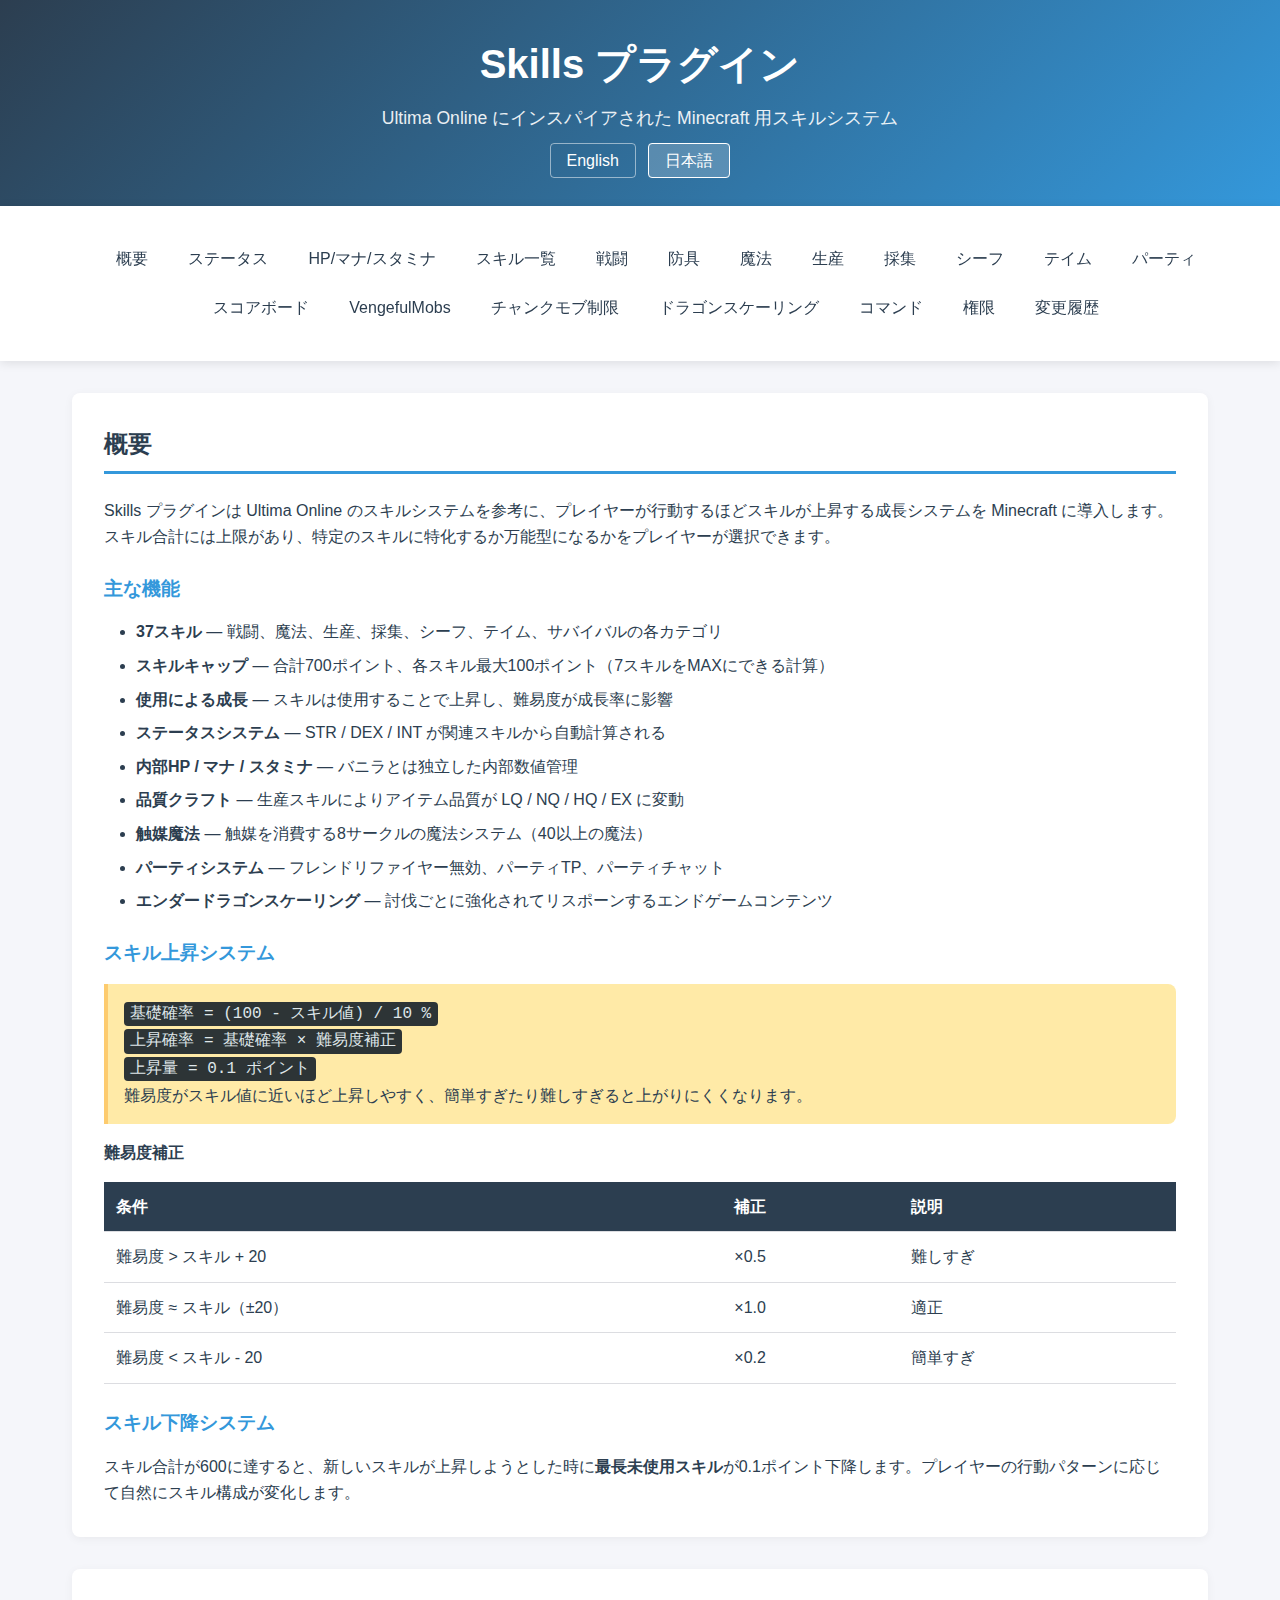
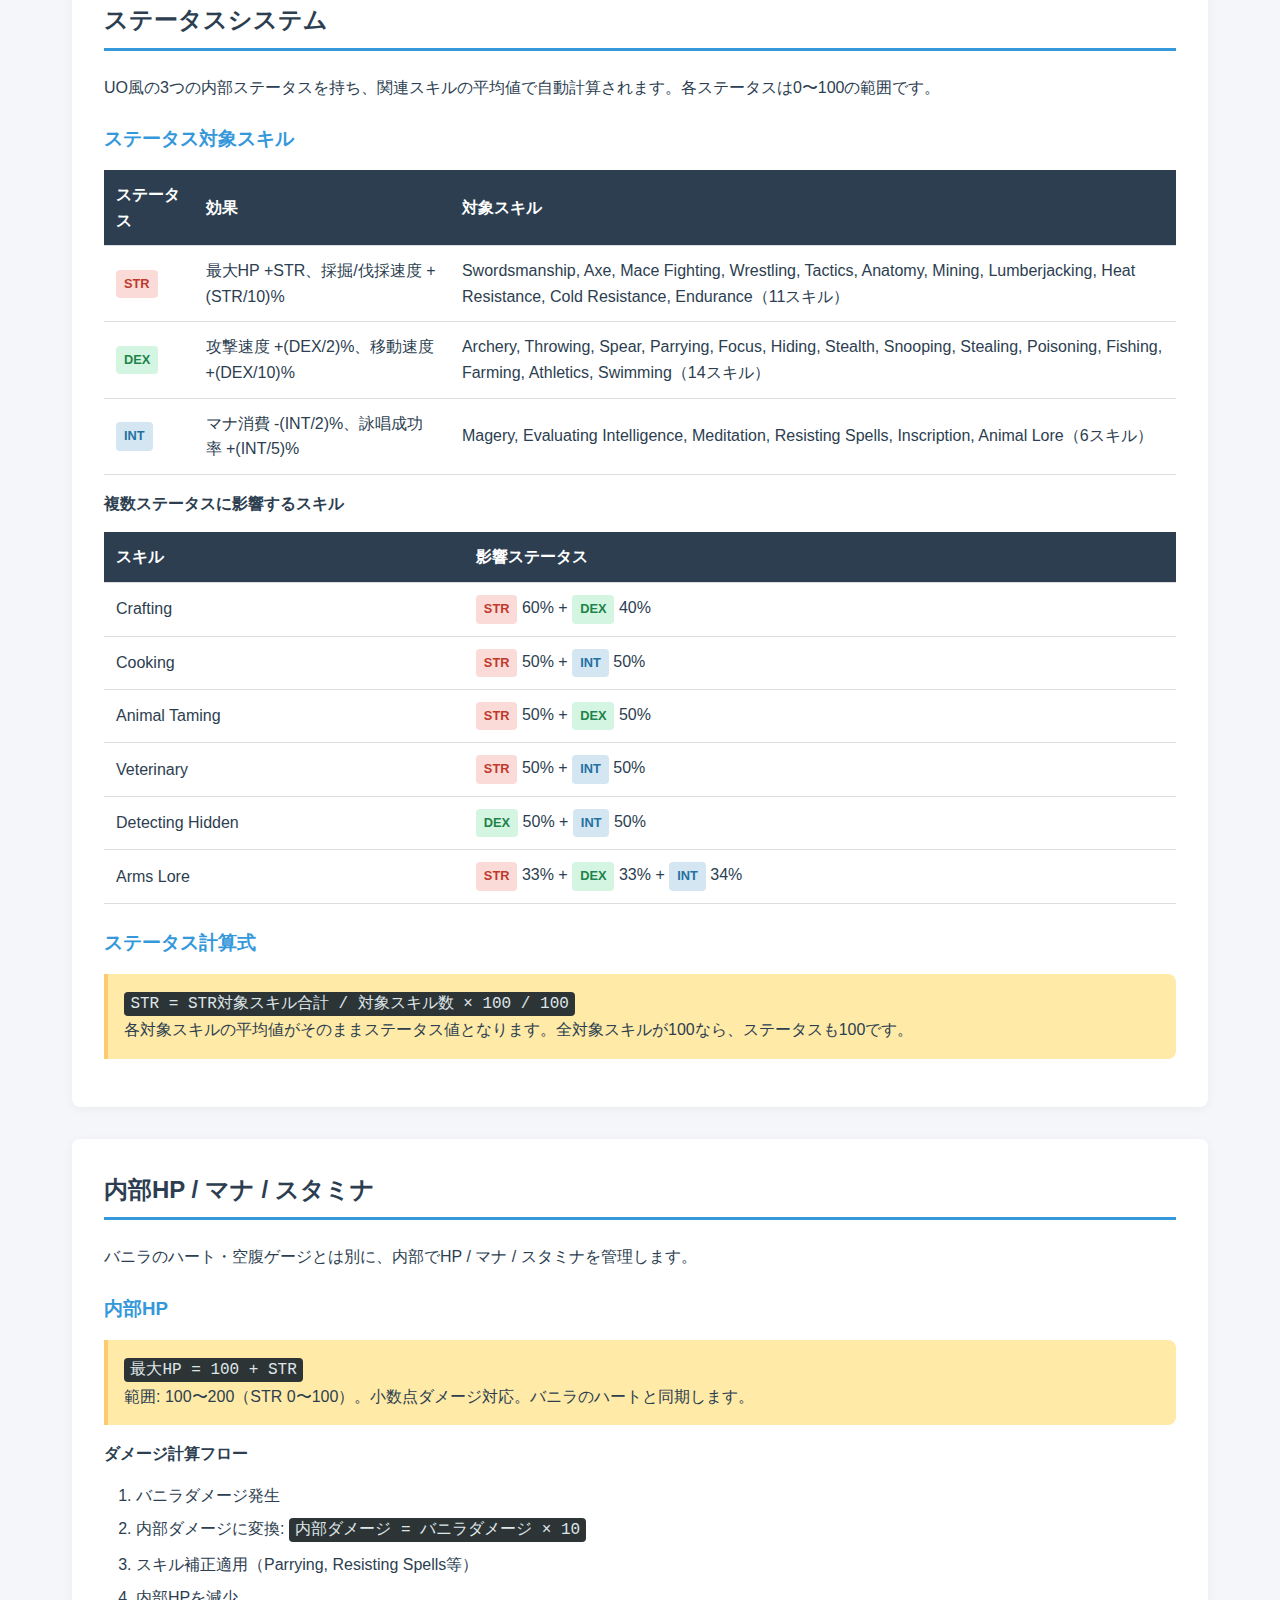
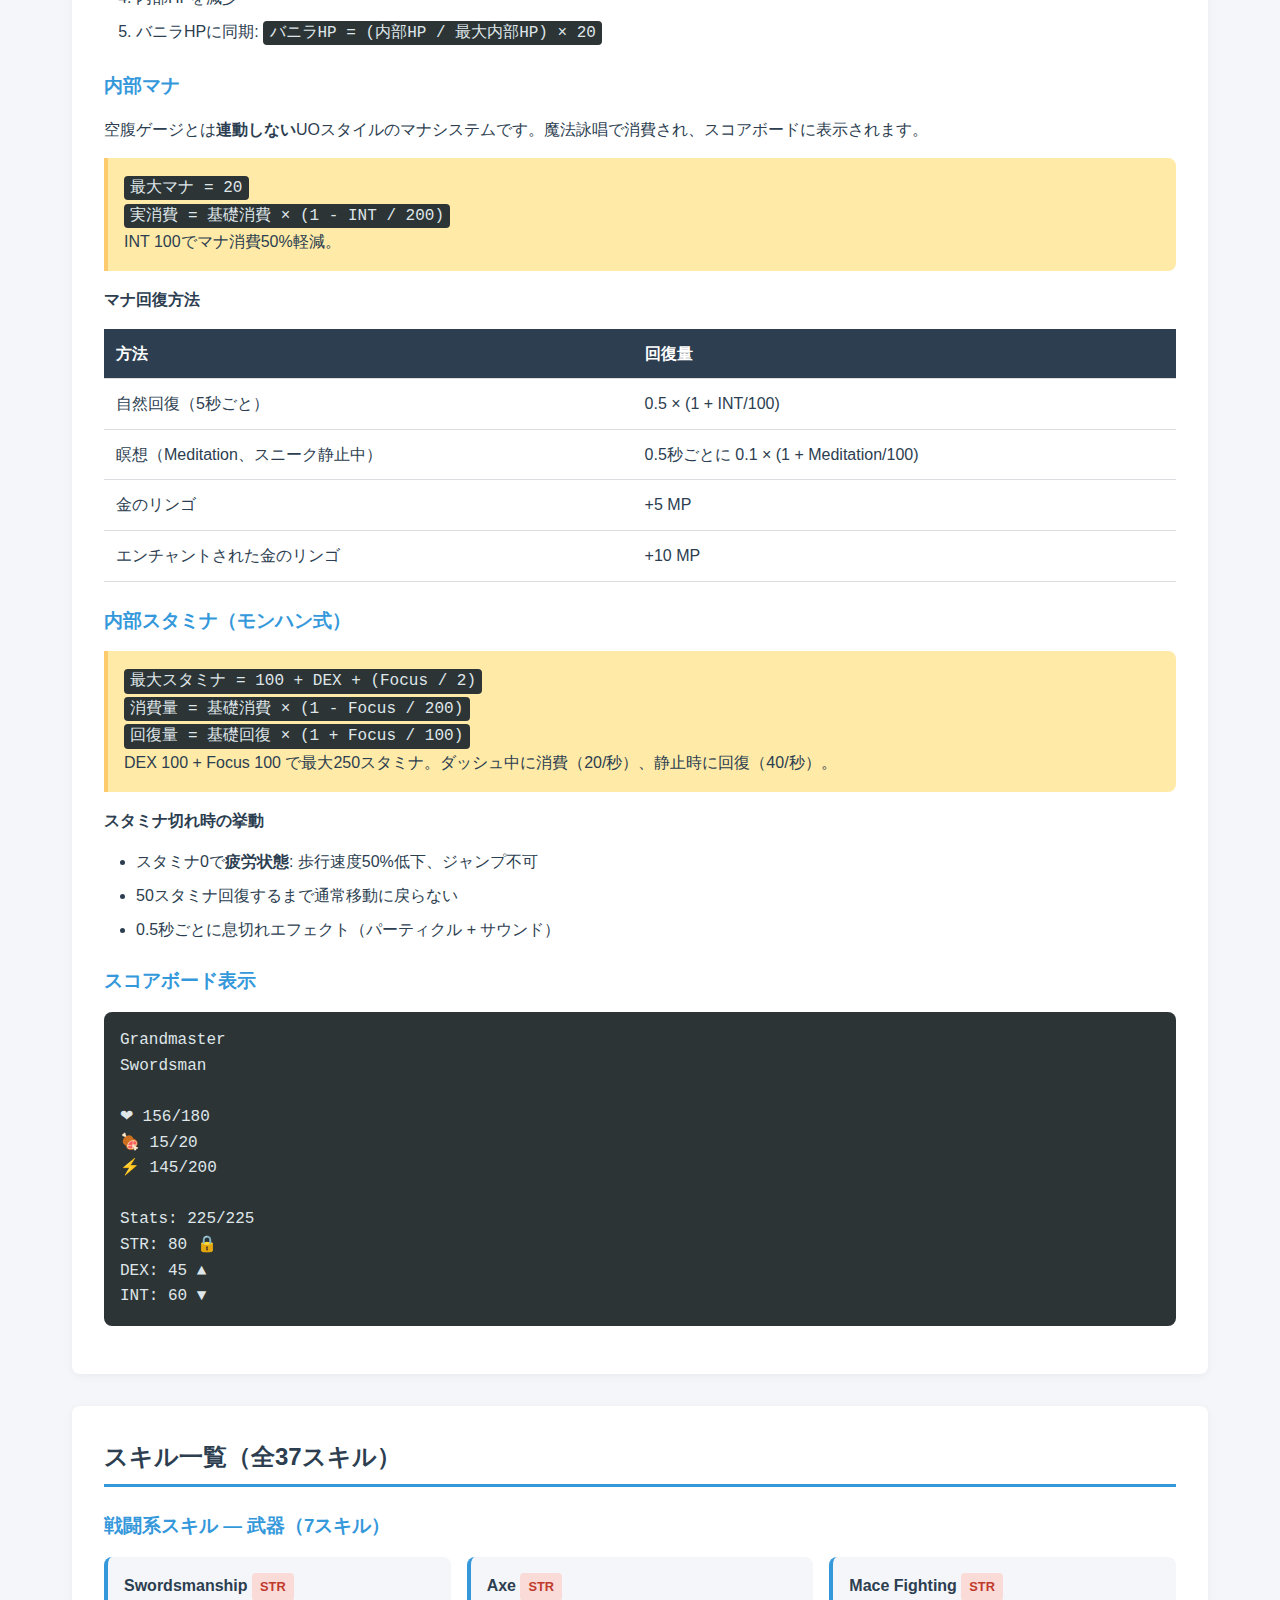
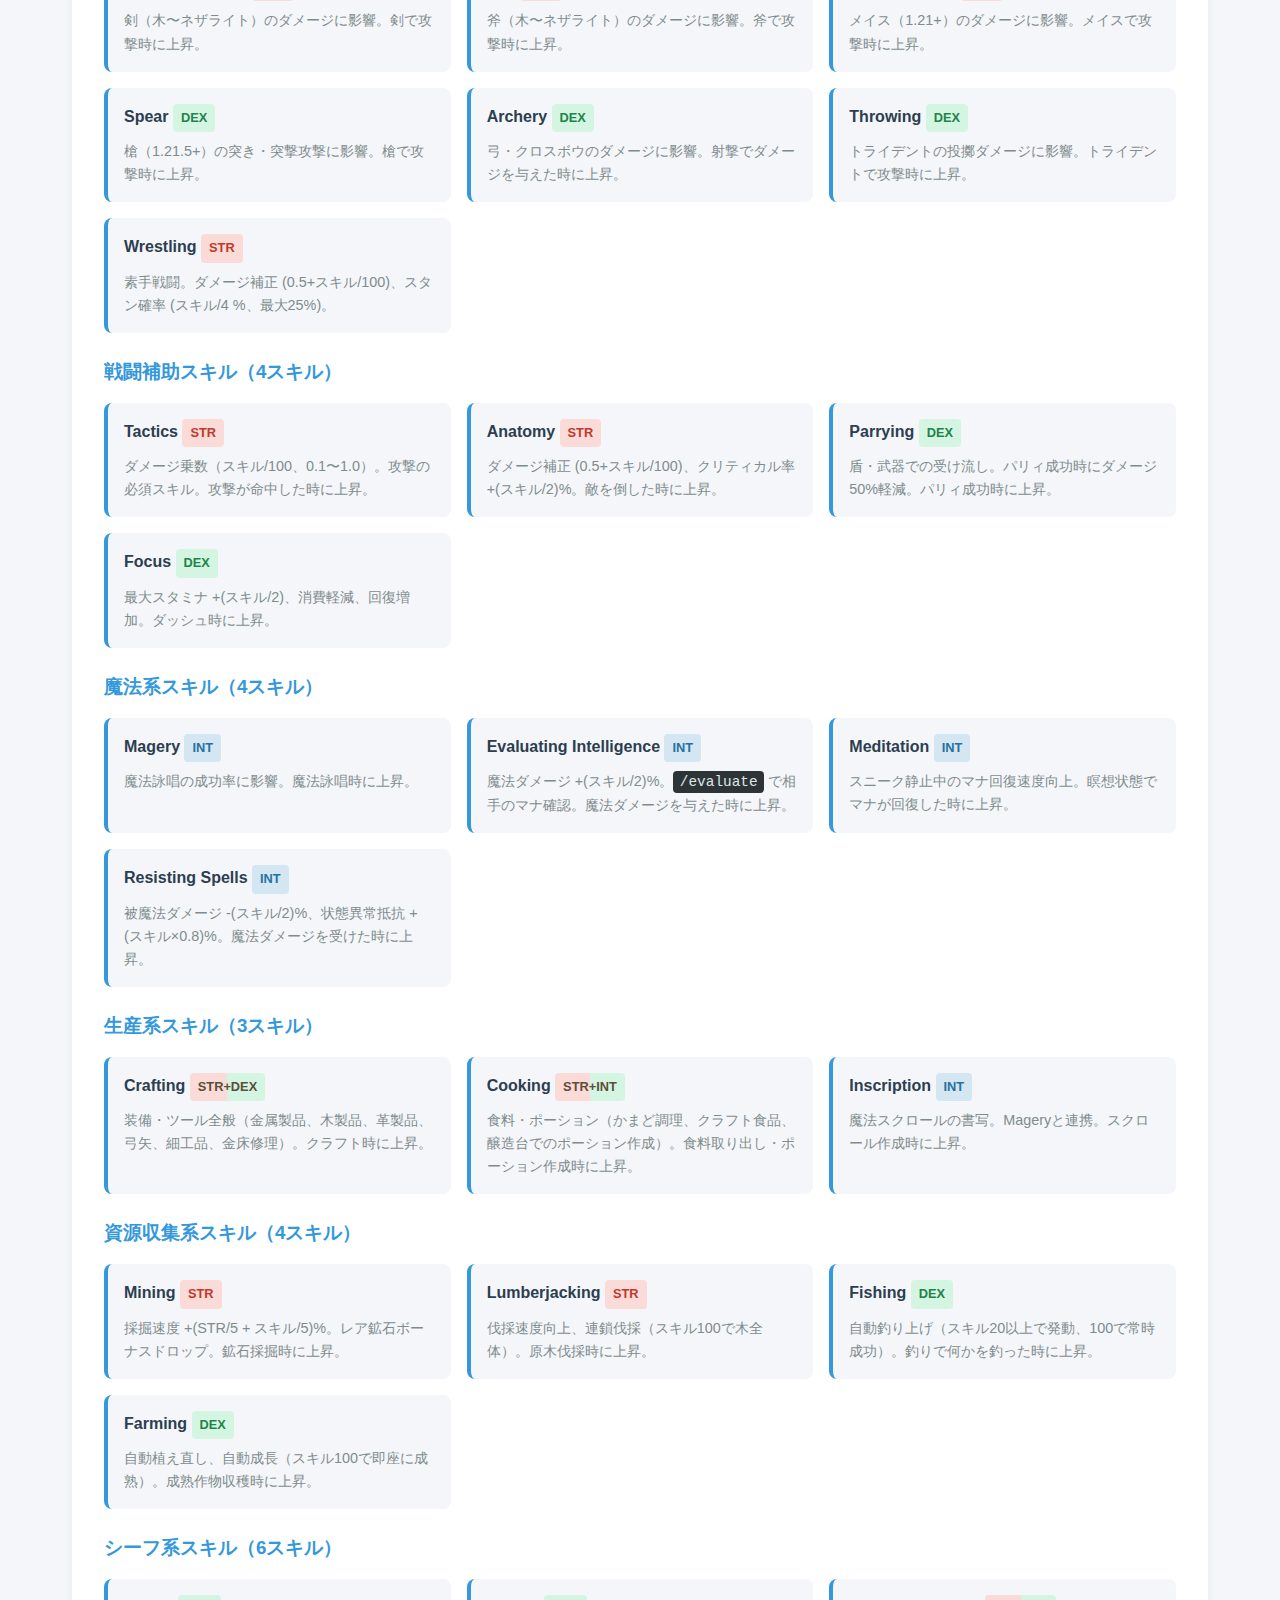
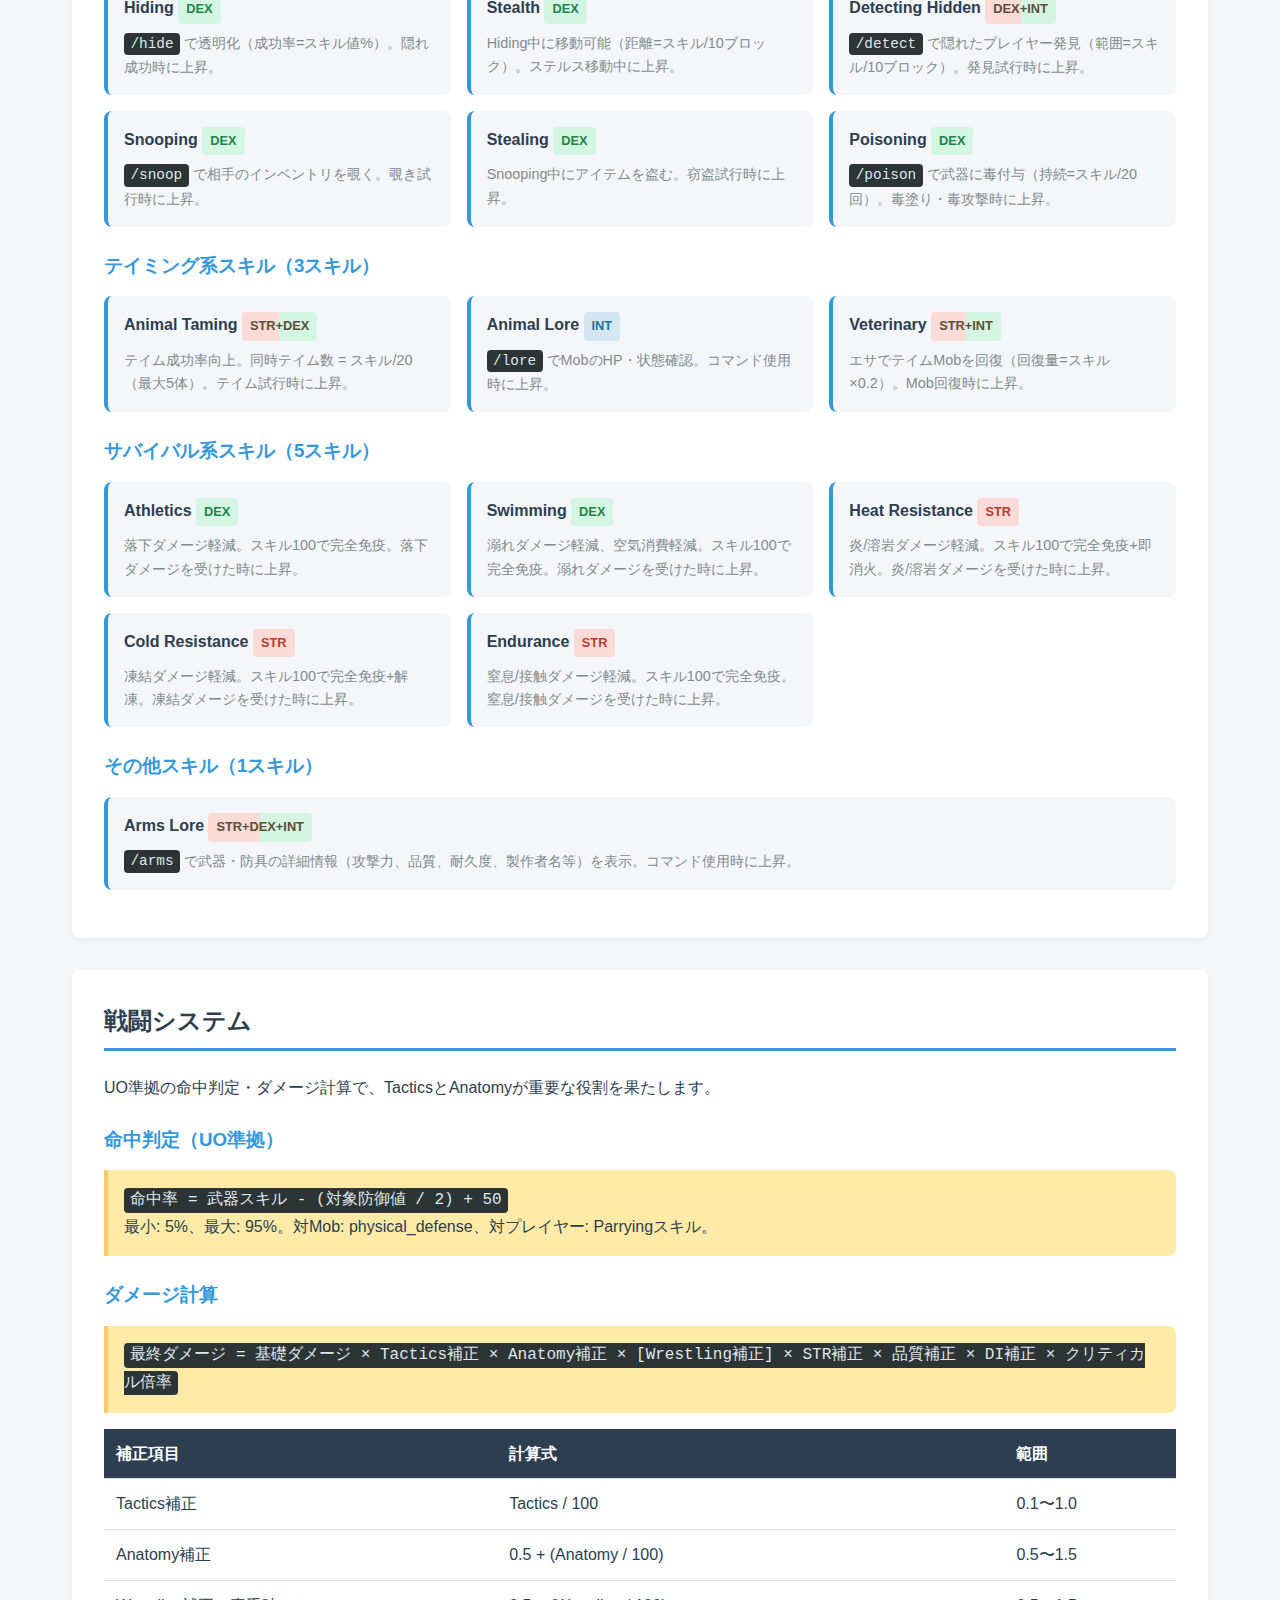
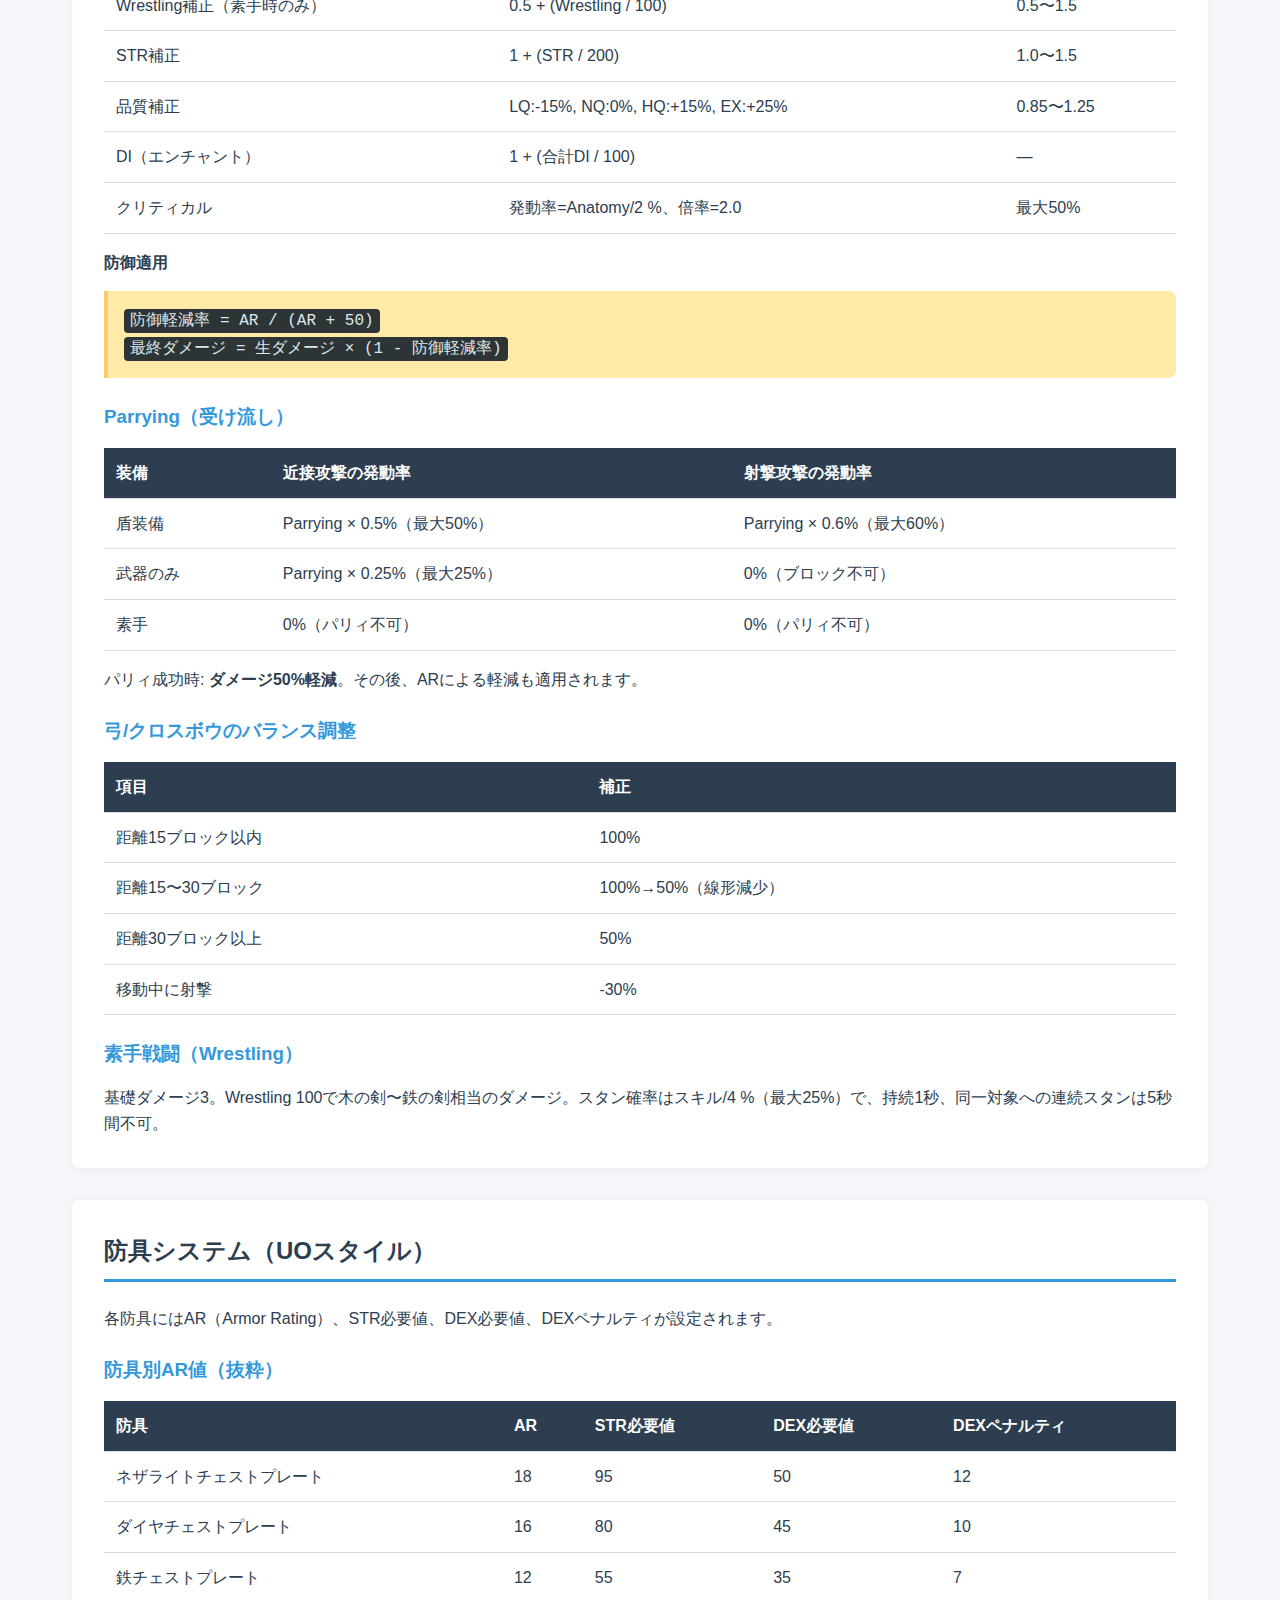
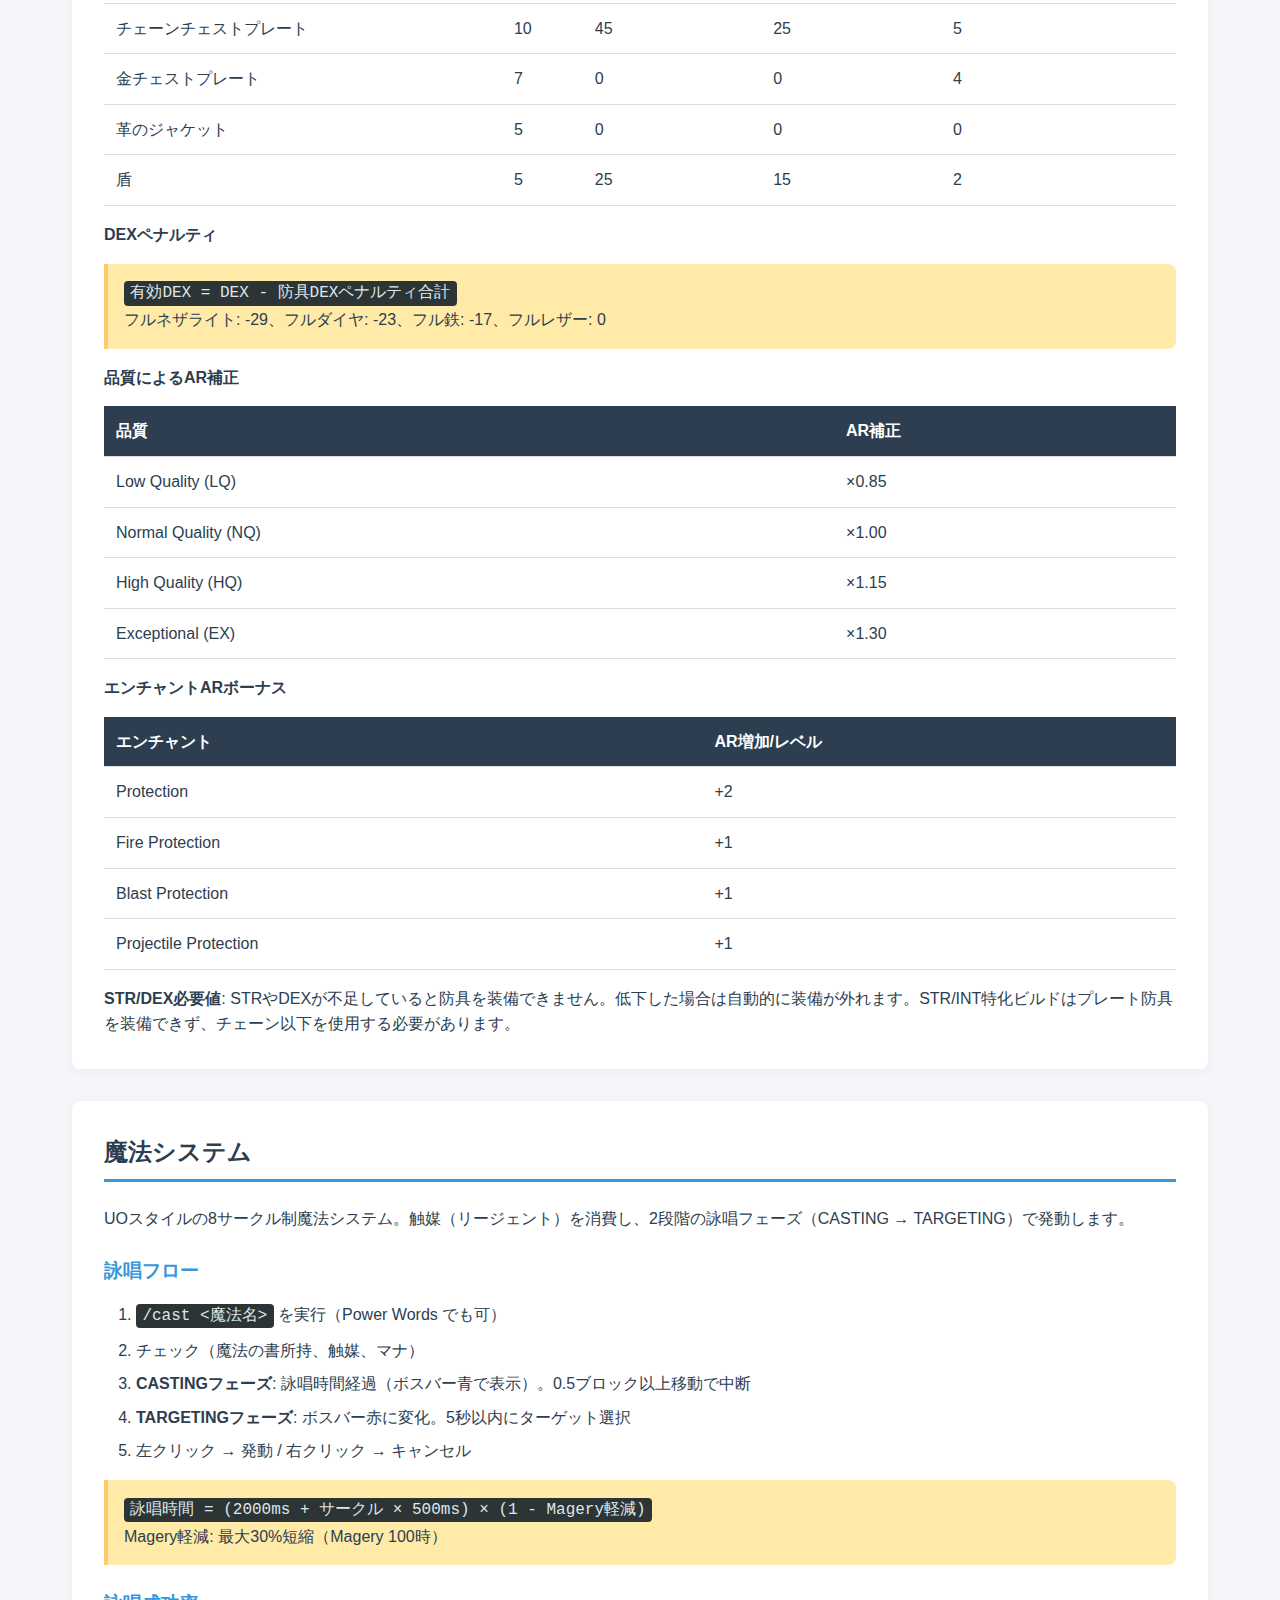
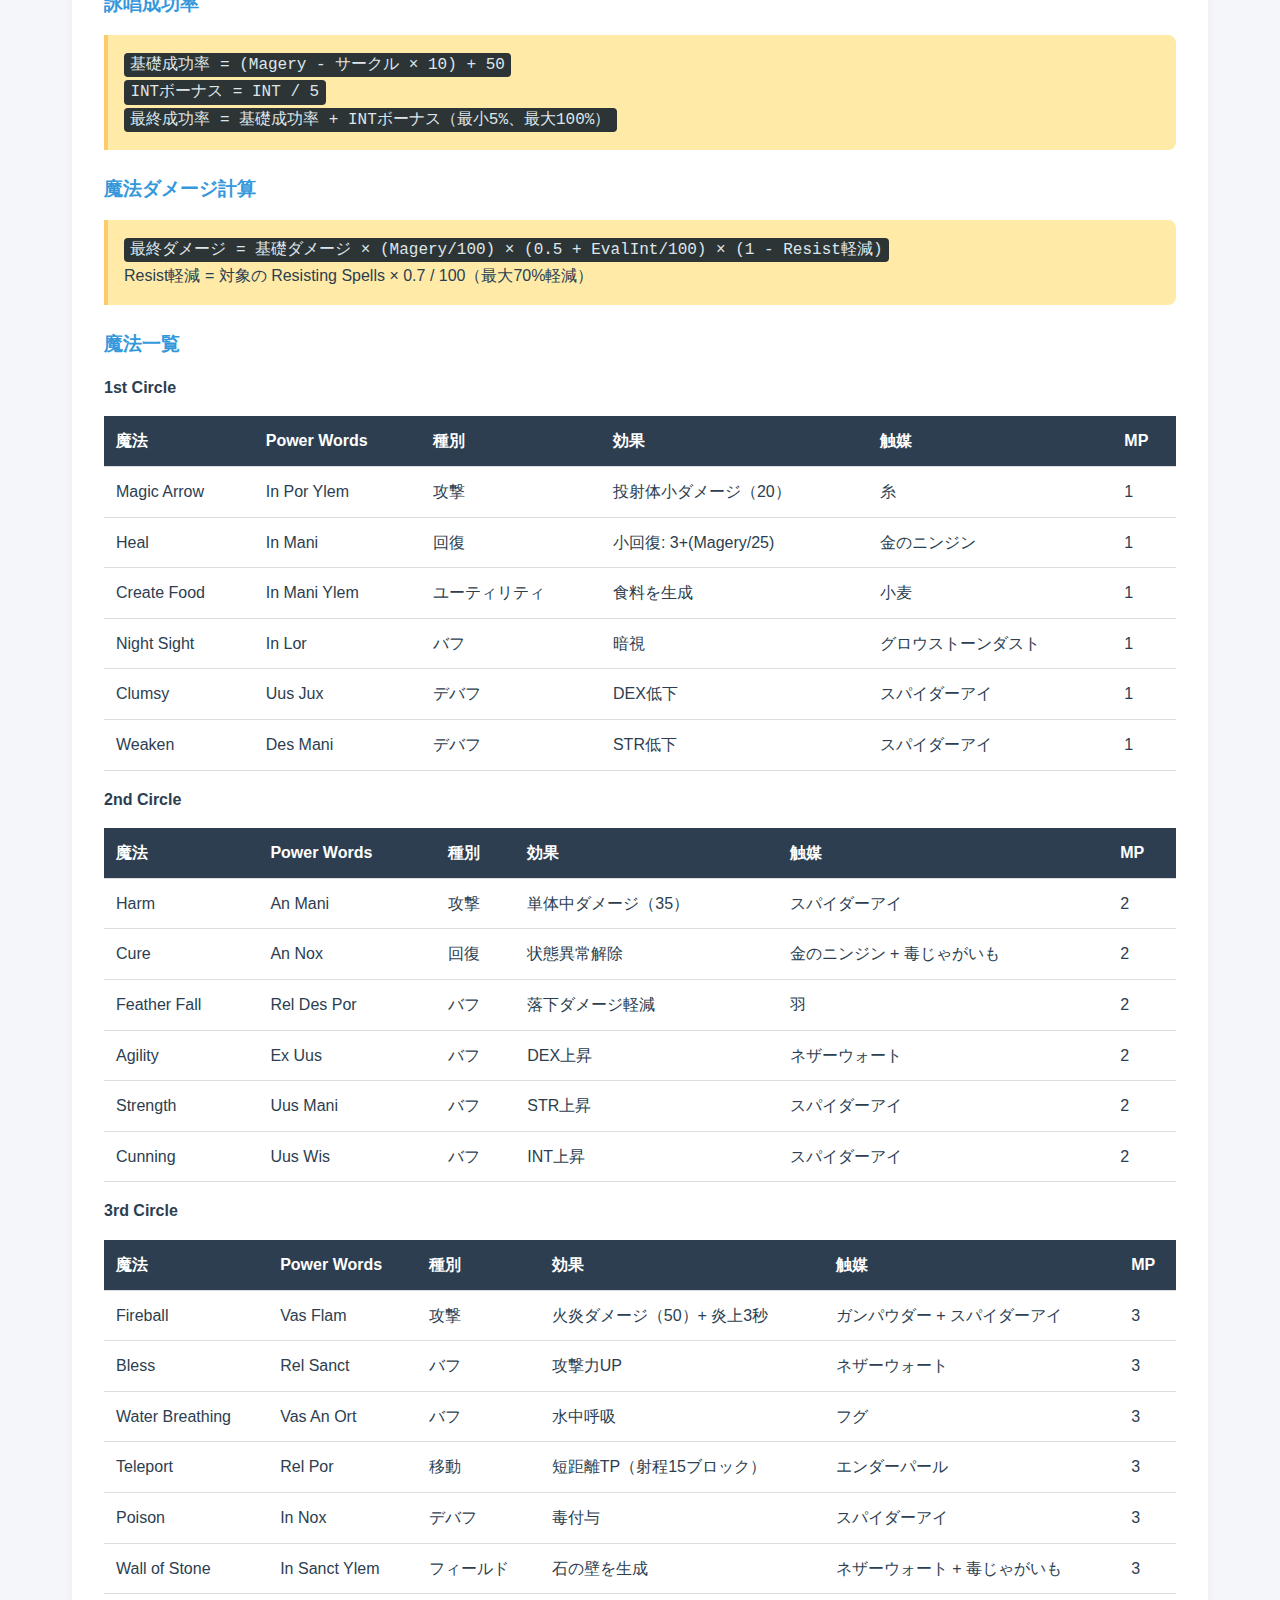
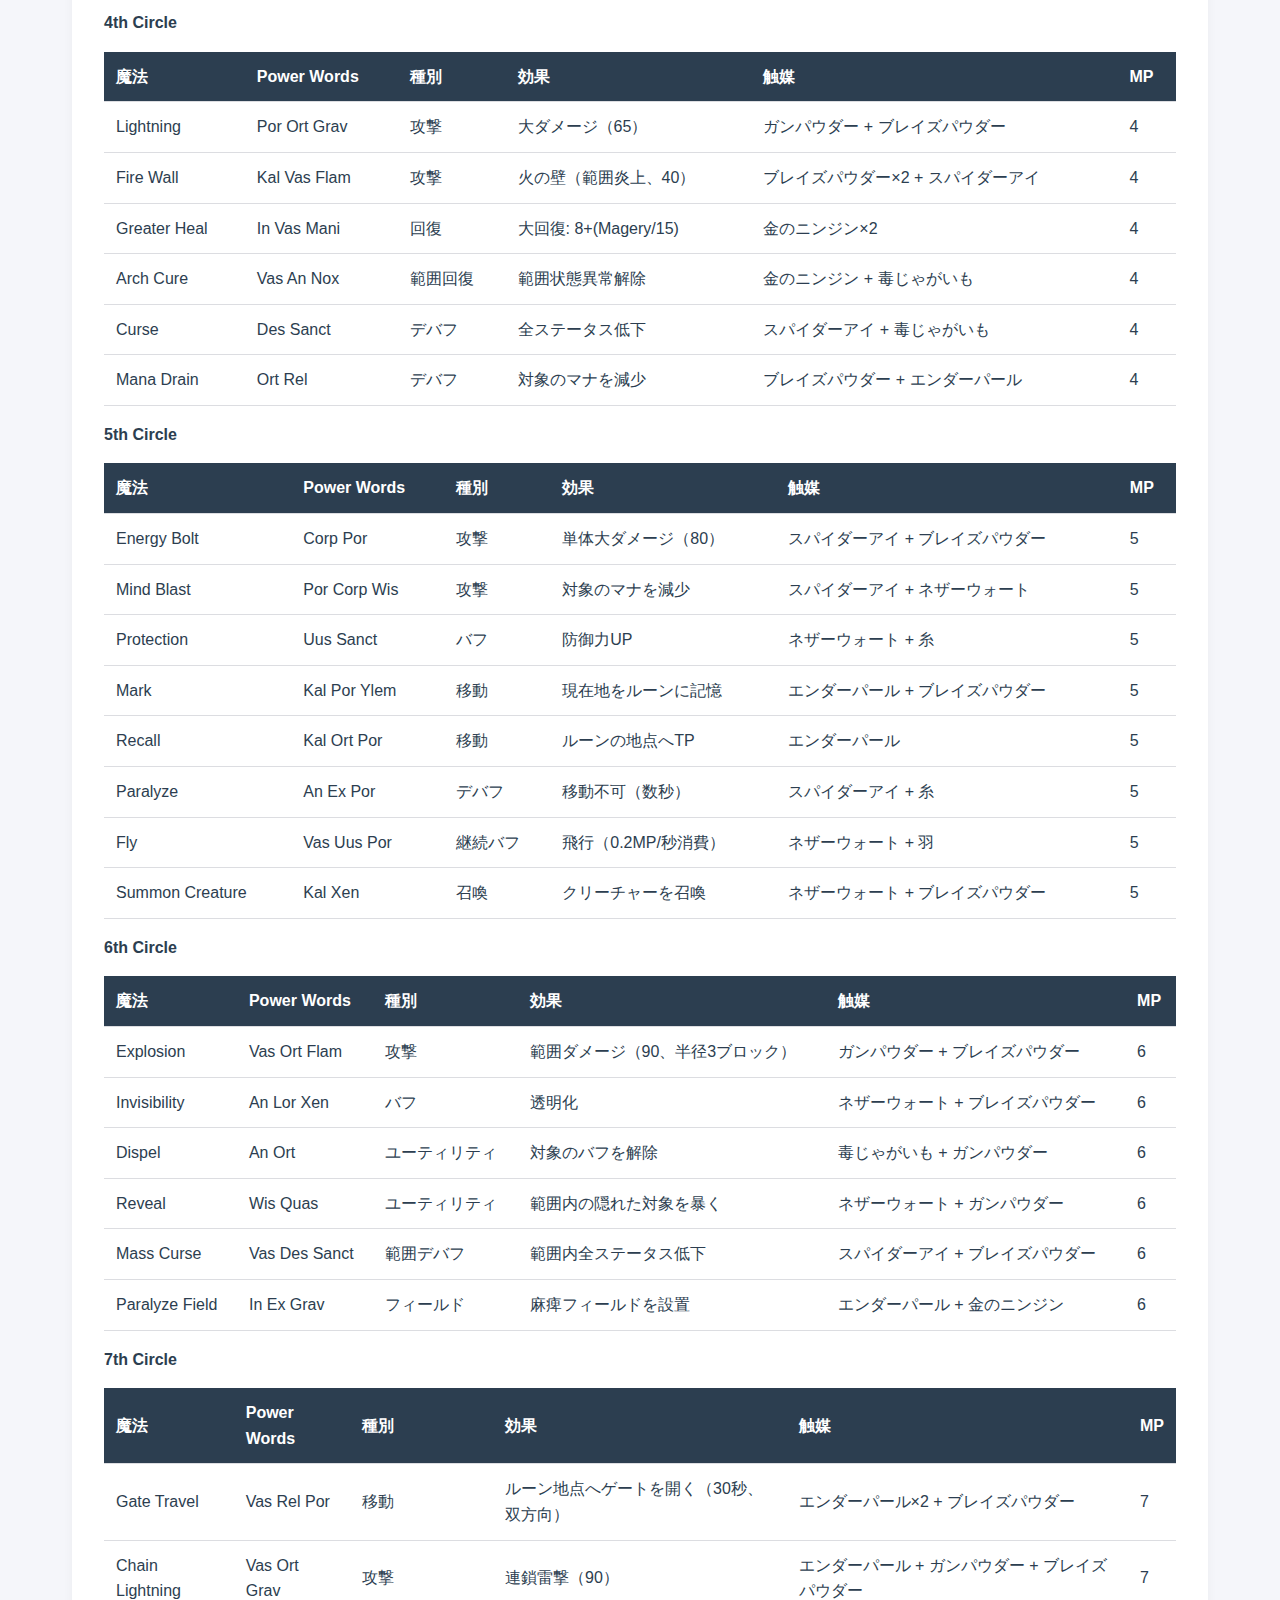
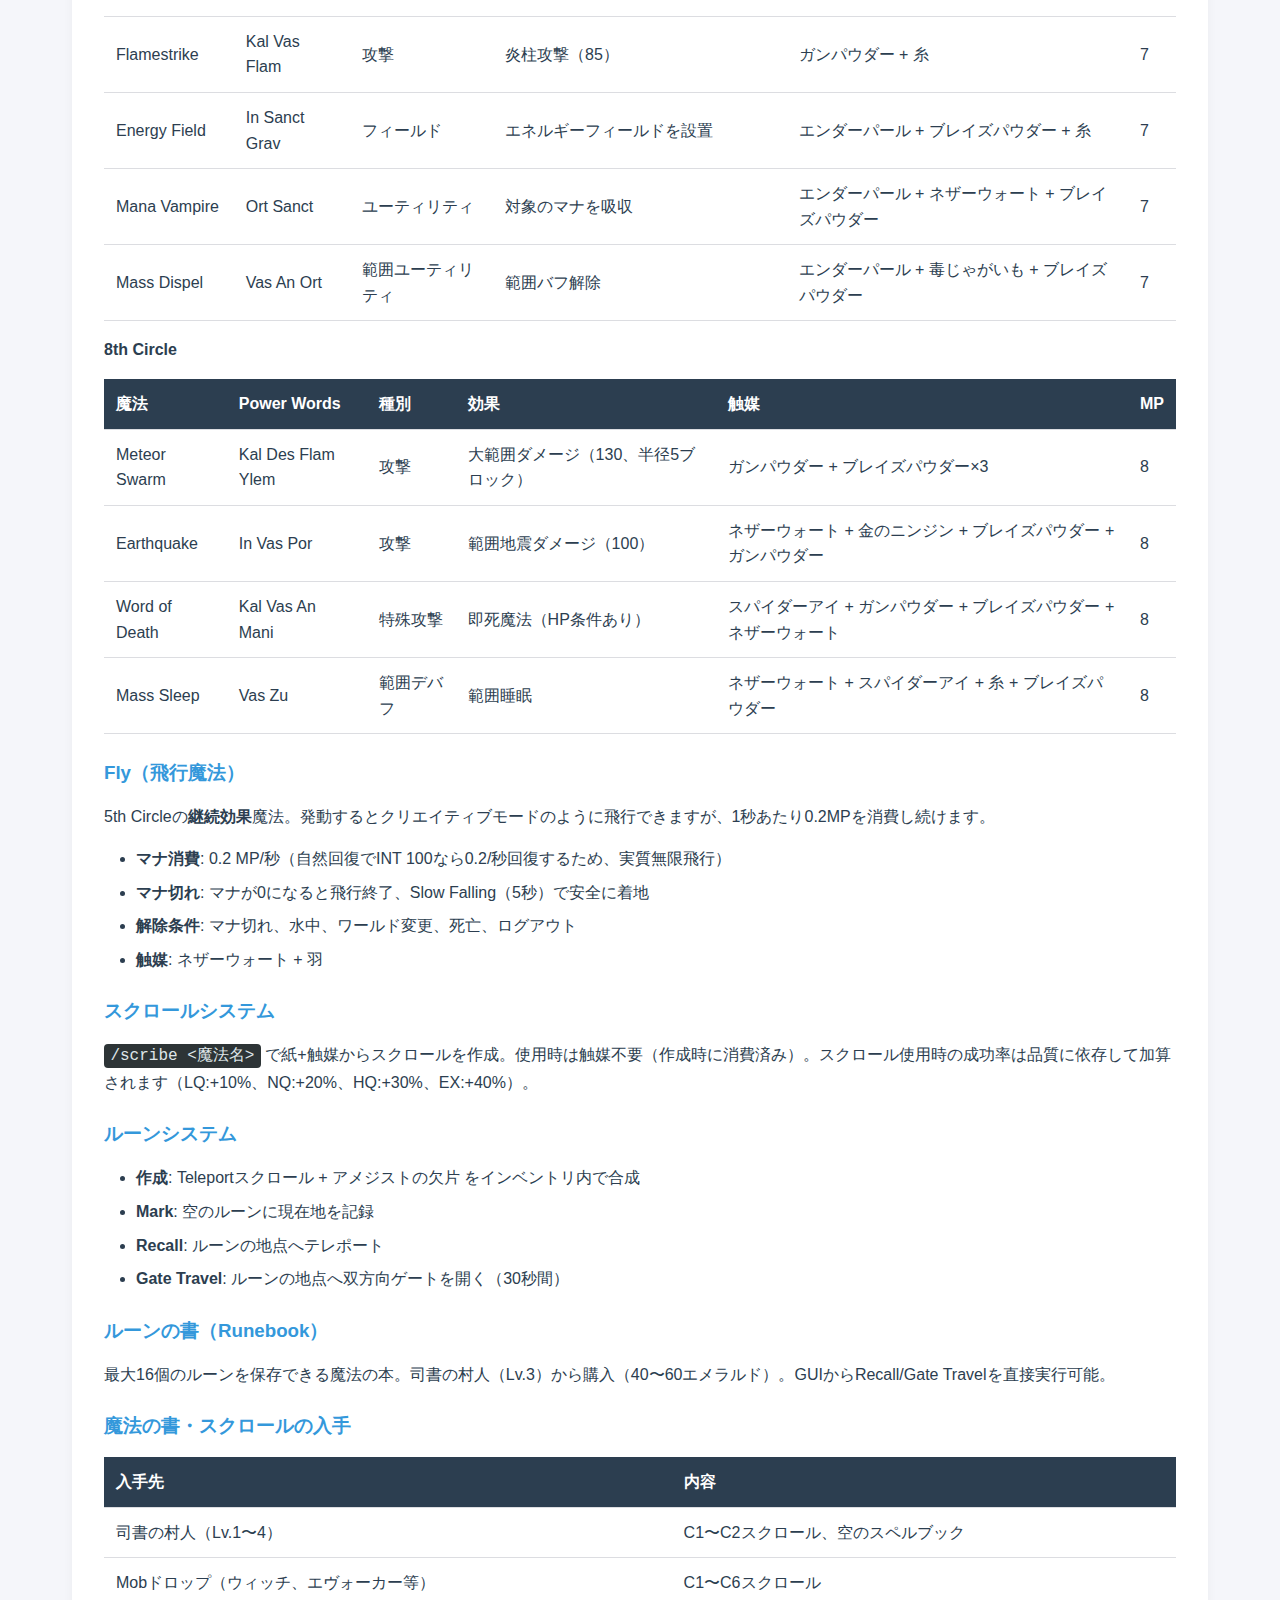
<file: docs/index_ja.html>
<!DOCTYPE html>
<html lang="ja">
<head>
    <meta charset="UTF-8">
    <meta name="viewport" content="width=device-width, initial-scale=1.0">
    <title>Skills プラグイン - ドキュメント</title>
    <link rel="stylesheet" href="style.css">
</head>
<body>
    <header>
        <h1>Skills プラグイン</h1>
        <p>Ultima Online にインスパイアされた Minecraft 用スキルシステム</p>
        <div class="lang-switch">
            <a href="index.html">English</a>
            <a href="index_ja.html" class="active">日本語</a>
        </div>
    </header>

    <nav>
        <ul>
            <li><a href="#overview">概要</a></li>
            <li><a href="#stats">ステータス</a></li>
            <li><a href="#internal-hp">HP/マナ/スタミナ</a></li>
            <li><a href="#skills">スキル一覧</a></li>
            <li><a href="#combat">戦闘</a></li>
            <li><a href="#armor">防具</a></li>
            <li><a href="#magic">魔法</a></li>
            <li><a href="#crafting">生産</a></li>
            <li><a href="#gathering">採集</a></li>
            <li><a href="#thief">シーフ</a></li>
            <li><a href="#taming">テイム</a></li>
            <li><a href="#party">パーティ</a></li>
            <li><a href="#scoreboard">スコアボード</a></li>
            <li><a href="#vengeful">VengefulMobs</a></li>
            <li><a href="#chunk-limit">チャンクモブ制限</a></li>
            <li><a href="#dragon">ドラゴンスケーリング</a></li>
            <li><a href="#commands">コマンド</a></li>
            <li><a href="#permissions">権限</a></li>
            <li><a href="#changelog">変更履歴</a></li>
        </ul>
    </nav>

    <main>
        <!-- ===== 概要 ===== -->
        <section id="overview">
            <h2>概要</h2>
            <p>Skills プラグインは Ultima Online のスキルシステムを参考に、プレイヤーが行動するほどスキルが上昇する成長システムを Minecraft に導入します。スキル合計には上限があり、特定のスキルに特化するか万能型になるかをプレイヤーが選択できます。</p>

            <h3>主な機能</h3>
            <ul>
                <li><strong>37スキル</strong> &mdash; 戦闘、魔法、生産、採集、シーフ、テイム、サバイバルの各カテゴリ</li>
                <li><strong>スキルキャップ</strong> &mdash; 合計700ポイント、各スキル最大100ポイント（7スキルをMAXにできる計算）</li>
                <li><strong>使用による成長</strong> &mdash; スキルは使用することで上昇し、難易度が成長率に影響</li>
                <li><strong>ステータスシステム</strong> &mdash; STR / DEX / INT が関連スキルから自動計算される</li>
                <li><strong>内部HP / マナ / スタミナ</strong> &mdash; バニラとは独立した内部数値管理</li>
                <li><strong>品質クラフト</strong> &mdash; 生産スキルによりアイテム品質が LQ / NQ / HQ / EX に変動</li>
                <li><strong>触媒魔法</strong> &mdash; 触媒を消費する8サークルの魔法システム（40以上の魔法）</li>
                <li><strong>パーティシステム</strong> &mdash; フレンドリファイヤー無効、パーティTP、パーティチャット</li>
                <li><strong>エンダードラゴンスケーリング</strong> &mdash; 討伐ごとに強化されてリスポーンするエンドゲームコンテンツ</li>
            </ul>

            <h3>スキル上昇システム</h3>
            <div class="formula">
                <code>基礎確率 = (100 - スキル値) / 10 %</code><br>
                <code>上昇確率 = 基礎確率 &times; 難易度補正</code><br>
                <code>上昇量 = 0.1 ポイント</code>
                <p>難易度がスキル値に近いほど上昇しやすく、簡単すぎたり難しすぎると上がりにくくなります。</p>
            </div>

            <h4>難易度補正</h4>
            <table>
                <tr><th>条件</th><th>補正</th><th>説明</th></tr>
                <tr><td>難易度 &gt; スキル + 20</td><td>&times;0.5</td><td>難しすぎ</td></tr>
                <tr><td>難易度 &asymp; スキル（&plusmn;20）</td><td>&times;1.0</td><td>適正</td></tr>
                <tr><td>難易度 &lt; スキル - 20</td><td>&times;0.2</td><td>簡単すぎ</td></tr>
            </table>

            <h3>スキル下降システム</h3>
            <p>スキル合計が600に達すると、新しいスキルが上昇しようとした時に<strong>最長未使用スキル</strong>が0.1ポイント下降します。プレイヤーの行動パターンに応じて自然にスキル構成が変化します。</p>
        </section>

        <!-- ===== ステータスシステム ===== -->
        <section id="stats">
            <h2>ステータスシステム</h2>
            <p>UO風の3つの内部ステータスを持ち、関連スキルの平均値で自動計算されます。各ステータスは0〜100の範囲です。</p>

            <h3>ステータス対象スキル</h3>
            <table>
                <tr>
                    <th>ステータス</th>
                    <th>効果</th>
                    <th>対象スキル</th>
                </tr>
                <tr>
                    <td><span class="badge badge-str">STR</span></td>
                    <td>最大HP +STR、採掘/伐採速度 +(STR/10)%</td>
                    <td>Swordsmanship, Axe, Mace Fighting, Wrestling, Tactics, Anatomy, Mining, Lumberjacking, Heat Resistance, Cold Resistance, Endurance（11スキル）</td>
                </tr>
                <tr>
                    <td><span class="badge badge-dex">DEX</span></td>
                    <td>攻撃速度 +(DEX/2)%、移動速度 +(DEX/10)%</td>
                    <td>Archery, Throwing, Spear, Parrying, Focus, Hiding, Stealth, Snooping, Stealing, Poisoning, Fishing, Farming, Athletics, Swimming（14スキル）</td>
                </tr>
                <tr>
                    <td><span class="badge badge-int">INT</span></td>
                    <td>マナ消費 -(INT/2)%、詠唱成功率 +(INT/5)%</td>
                    <td>Magery, Evaluating Intelligence, Meditation, Resisting Spells, Inscription, Animal Lore（6スキル）</td>
                </tr>
            </table>

            <h4>複数ステータスに影響するスキル</h4>
            <table>
                <tr><th>スキル</th><th>影響ステータス</th></tr>
                <tr><td>Crafting</td><td><span class="badge badge-str">STR</span> 60% + <span class="badge badge-dex">DEX</span> 40%</td></tr>
                <tr><td>Cooking</td><td><span class="badge badge-str">STR</span> 50% + <span class="badge badge-int">INT</span> 50%</td></tr>
                <tr><td>Animal Taming</td><td><span class="badge badge-str">STR</span> 50% + <span class="badge badge-dex">DEX</span> 50%</td></tr>
                <tr><td>Veterinary</td><td><span class="badge badge-str">STR</span> 50% + <span class="badge badge-int">INT</span> 50%</td></tr>
                <tr><td>Detecting Hidden</td><td><span class="badge badge-dex">DEX</span> 50% + <span class="badge badge-int">INT</span> 50%</td></tr>
                <tr><td>Arms Lore</td><td><span class="badge badge-str">STR</span> 33% + <span class="badge badge-dex">DEX</span> 33% + <span class="badge badge-int">INT</span> 34%</td></tr>
            </table>

            <h3>ステータス計算式</h3>
            <div class="formula">
                <code>STR = STR対象スキル合計 / 対象スキル数 &times; 100 / 100</code>
                <p>各対象スキルの平均値がそのままステータス値となります。全対象スキルが100なら、ステータスも100です。</p>
            </div>
        </section>

        <!-- ===== 内部HP / マナ / スタミナ ===== -->
        <section id="internal-hp">
            <h2>内部HP / マナ / スタミナ</h2>
            <p>バニラのハート・空腹ゲージとは別に、内部でHP / マナ / スタミナを管理します。</p>

            <h3>内部HP</h3>
            <div class="formula">
                <code>最大HP = 100 + STR</code>
                <p>範囲: 100〜200（STR 0〜100）。小数点ダメージ対応。バニラのハートと同期します。</p>
            </div>

            <h4>ダメージ計算フロー</h4>
            <ol>
                <li>バニラダメージ発生</li>
                <li>内部ダメージに変換: <code>内部ダメージ = バニラダメージ &times; 10</code></li>
                <li>スキル補正適用（Parrying, Resisting Spells等）</li>
                <li>内部HPを減少</li>
                <li>バニラHPに同期: <code>バニラHP = (内部HP / 最大内部HP) &times; 20</code></li>
            </ol>

            <h3>内部マナ</h3>
            <p>空腹ゲージとは<strong>連動しない</strong>UOスタイルのマナシステムです。魔法詠唱で消費され、スコアボードに表示されます。</p>
            <div class="formula">
                <code>最大マナ = 20</code><br>
                <code>実消費 = 基礎消費 &times; (1 - INT / 200)</code>
                <p>INT 100でマナ消費50%軽減。</p>
            </div>

            <h4>マナ回復方法</h4>
            <table>
                <tr><th>方法</th><th>回復量</th></tr>
                <tr><td>自然回復（5秒ごと）</td><td>0.5 &times; (1 + INT/100)</td></tr>
                <tr><td>瞑想（Meditation、スニーク静止中）</td><td>0.5秒ごとに 0.1 &times; (1 + Meditation/100)</td></tr>
                <tr><td>金のリンゴ</td><td>+5 MP</td></tr>
                <tr><td>エンチャントされた金のリンゴ</td><td>+10 MP</td></tr>
            </table>

            <h3>内部スタミナ（モンハン式）</h3>
            <div class="formula">
                <code>最大スタミナ = 100 + DEX + (Focus / 2)</code><br>
                <code>消費量 = 基礎消費 &times; (1 - Focus / 200)</code><br>
                <code>回復量 = 基礎回復 &times; (1 + Focus / 100)</code>
                <p>DEX 100 + Focus 100 で最大250スタミナ。ダッシュ中に消費（20/秒）、静止時に回復（40/秒）。</p>
            </div>

            <h4>スタミナ切れ時の挙動</h4>
            <ul>
                <li>スタミナ0で<strong>疲労状態</strong>: 歩行速度50%低下、ジャンプ不可</li>
                <li>50スタミナ回復するまで通常移動に戻らない</li>
                <li>0.5秒ごとに息切れエフェクト（パーティクル + サウンド）</li>
            </ul>

            <h3>スコアボード表示</h3>
            <pre><code>Grandmaster
Swordsman

&#x2764; 156/180
&#x1F356; 15/20
&#x26A1; 145/200

Stats: 225/225
STR: 80 &#x1F512;
DEX: 45 &#x25B2;
INT: 60 &#x25BC;</code></pre>
        </section>

        <!-- ===== スキル一覧 ===== -->
        <section id="skills">
            <h2>スキル一覧（全37スキル）</h2>

            <h3>戦闘系スキル &mdash; 武器（7スキル）</h3>
            <div class="skill-category">
                <div class="skill-card">
                    <h4>Swordsmanship <span class="badge badge-str">STR</span></h4>
                    <p class="skill-effect">剣（木〜ネザライト）のダメージに影響。剣で攻撃時に上昇。</p>
                </div>
                <div class="skill-card">
                    <h4>Axe <span class="badge badge-str">STR</span></h4>
                    <p class="skill-effect">斧（木〜ネザライト）のダメージに影響。斧で攻撃時に上昇。</p>
                </div>
                <div class="skill-card">
                    <h4>Mace Fighting <span class="badge badge-str">STR</span></h4>
                    <p class="skill-effect">メイス（1.21+）のダメージに影響。メイスで攻撃時に上昇。</p>
                </div>
                <div class="skill-card">
                    <h4>Spear <span class="badge badge-dex">DEX</span></h4>
                    <p class="skill-effect">槍（1.21.5+）の突き・突撃攻撃に影響。槍で攻撃時に上昇。</p>
                </div>
                <div class="skill-card">
                    <h4>Archery <span class="badge badge-dex">DEX</span></h4>
                    <p class="skill-effect">弓・クロスボウのダメージに影響。射撃でダメージを与えた時に上昇。</p>
                </div>
                <div class="skill-card">
                    <h4>Throwing <span class="badge badge-dex">DEX</span></h4>
                    <p class="skill-effect">トライデントの投擲ダメージに影響。トライデントで攻撃時に上昇。</p>
                </div>
                <div class="skill-card">
                    <h4>Wrestling <span class="badge badge-str">STR</span></h4>
                    <p class="skill-effect">素手戦闘。ダメージ補正 (0.5+スキル/100)、スタン確率 (スキル/4 %、最大25%)。</p>
                </div>
            </div>

            <h3>戦闘補助スキル（4スキル）</h3>
            <div class="skill-category">
                <div class="skill-card">
                    <h4>Tactics <span class="badge badge-str">STR</span></h4>
                    <p class="skill-effect">ダメージ乗数（スキル/100、0.1〜1.0）。攻撃の必須スキル。攻撃が命中した時に上昇。</p>
                </div>
                <div class="skill-card">
                    <h4>Anatomy <span class="badge badge-str">STR</span></h4>
                    <p class="skill-effect">ダメージ補正 (0.5+スキル/100)、クリティカル率 +(スキル/2)%。敵を倒した時に上昇。</p>
                </div>
                <div class="skill-card">
                    <h4>Parrying <span class="badge badge-dex">DEX</span></h4>
                    <p class="skill-effect">盾・武器での受け流し。パリィ成功時にダメージ50%軽減。パリィ成功時に上昇。</p>
                </div>
                <div class="skill-card">
                    <h4>Focus <span class="badge badge-dex">DEX</span></h4>
                    <p class="skill-effect">最大スタミナ +(スキル/2)、消費軽減、回復増加。ダッシュ時に上昇。</p>
                </div>
            </div>

            <h3>魔法系スキル（4スキル）</h3>
            <div class="skill-category">
                <div class="skill-card">
                    <h4>Magery <span class="badge badge-int">INT</span></h4>
                    <p class="skill-effect">魔法詠唱の成功率に影響。魔法詠唱時に上昇。</p>
                </div>
                <div class="skill-card">
                    <h4>Evaluating Intelligence <span class="badge badge-int">INT</span></h4>
                    <p class="skill-effect">魔法ダメージ +(スキル/2)%。<code>/evaluate</code> で相手のマナ確認。魔法ダメージを与えた時に上昇。</p>
                </div>
                <div class="skill-card">
                    <h4>Meditation <span class="badge badge-int">INT</span></h4>
                    <p class="skill-effect">スニーク静止中のマナ回復速度向上。瞑想状態でマナが回復した時に上昇。</p>
                </div>
                <div class="skill-card">
                    <h4>Resisting Spells <span class="badge badge-int">INT</span></h4>
                    <p class="skill-effect">被魔法ダメージ -(スキル/2)%、状態異常抵抗 +(スキル&times;0.8)%。魔法ダメージを受けた時に上昇。</p>
                </div>
            </div>

            <h3>生産系スキル（3スキル）</h3>
            <div class="skill-category">
                <div class="skill-card">
                    <h4>Crafting <span class="badge badge-mixed">STR+DEX</span></h4>
                    <p class="skill-effect">装備・ツール全般（金属製品、木製品、革製品、弓矢、細工品、金床修理）。クラフト時に上昇。</p>
                </div>
                <div class="skill-card">
                    <h4>Cooking <span class="badge badge-mixed">STR+INT</span></h4>
                    <p class="skill-effect">食料・ポーション（かまど調理、クラフト食品、醸造台でのポーション作成）。食料取り出し・ポーション作成時に上昇。</p>
                </div>
                <div class="skill-card">
                    <h4>Inscription <span class="badge badge-int">INT</span></h4>
                    <p class="skill-effect">魔法スクロールの書写。Mageryと連携。スクロール作成時に上昇。</p>
                </div>
            </div>

            <h3>資源収集系スキル（4スキル）</h3>
            <div class="skill-category">
                <div class="skill-card">
                    <h4>Mining <span class="badge badge-str">STR</span></h4>
                    <p class="skill-effect">採掘速度 +(STR/5 + スキル/5)%。レア鉱石ボーナスドロップ。鉱石採掘時に上昇。</p>
                </div>
                <div class="skill-card">
                    <h4>Lumberjacking <span class="badge badge-str">STR</span></h4>
                    <p class="skill-effect">伐採速度向上、連鎖伐採（スキル100で木全体）。原木伐採時に上昇。</p>
                </div>
                <div class="skill-card">
                    <h4>Fishing <span class="badge badge-dex">DEX</span></h4>
                    <p class="skill-effect">自動釣り上げ（スキル20以上で発動、100で常時成功）。釣りで何かを釣った時に上昇。</p>
                </div>
                <div class="skill-card">
                    <h4>Farming <span class="badge badge-dex">DEX</span></h4>
                    <p class="skill-effect">自動植え直し、自動成長（スキル100で即座に成熟）。成熟作物収穫時に上昇。</p>
                </div>
            </div>

            <h3>シーフ系スキル（6スキル）</h3>
            <div class="skill-category">
                <div class="skill-card">
                    <h4>Hiding <span class="badge badge-dex">DEX</span></h4>
                    <p class="skill-effect"><code>/hide</code> で透明化（成功率=スキル値%）。隠れ成功時に上昇。</p>
                </div>
                <div class="skill-card">
                    <h4>Stealth <span class="badge badge-dex">DEX</span></h4>
                    <p class="skill-effect">Hiding中に移動可能（距離=スキル/10ブロック）。ステルス移動中に上昇。</p>
                </div>
                <div class="skill-card">
                    <h4>Detecting Hidden <span class="badge badge-mixed">DEX+INT</span></h4>
                    <p class="skill-effect"><code>/detect</code> で隠れたプレイヤー発見（範囲=スキル/10ブロック）。発見試行時に上昇。</p>
                </div>
                <div class="skill-card">
                    <h4>Snooping <span class="badge badge-dex">DEX</span></h4>
                    <p class="skill-effect"><code>/snoop</code> で相手のインベントリを覗く。覗き試行時に上昇。</p>
                </div>
                <div class="skill-card">
                    <h4>Stealing <span class="badge badge-dex">DEX</span></h4>
                    <p class="skill-effect">Snooping中にアイテムを盗む。窃盗試行時に上昇。</p>
                </div>
                <div class="skill-card">
                    <h4>Poisoning <span class="badge badge-dex">DEX</span></h4>
                    <p class="skill-effect"><code>/poison</code> で武器に毒付与（持続=スキル/20回）。毒塗り・毒攻撃時に上昇。</p>
                </div>
            </div>

            <h3>テイミング系スキル（3スキル）</h3>
            <div class="skill-category">
                <div class="skill-card">
                    <h4>Animal Taming <span class="badge badge-mixed">STR+DEX</span></h4>
                    <p class="skill-effect">テイム成功率向上。同時テイム数 = スキル/20（最大5体）。テイム試行時に上昇。</p>
                </div>
                <div class="skill-card">
                    <h4>Animal Lore <span class="badge badge-int">INT</span></h4>
                    <p class="skill-effect"><code>/lore</code> でMobのHP・状態確認。コマンド使用時に上昇。</p>
                </div>
                <div class="skill-card">
                    <h4>Veterinary <span class="badge badge-mixed">STR+INT</span></h4>
                    <p class="skill-effect">エサでテイムMobを回復（回復量=スキル&times;0.2）。Mob回復時に上昇。</p>
                </div>
            </div>

            <h3>サバイバル系スキル（5スキル）</h3>
            <div class="skill-category">
                <div class="skill-card">
                    <h4>Athletics <span class="badge badge-dex">DEX</span></h4>
                    <p class="skill-effect">落下ダメージ軽減。スキル100で完全免疫。落下ダメージを受けた時に上昇。</p>
                </div>
                <div class="skill-card">
                    <h4>Swimming <span class="badge badge-dex">DEX</span></h4>
                    <p class="skill-effect">溺れダメージ軽減、空気消費軽減。スキル100で完全免疫。溺れダメージを受けた時に上昇。</p>
                </div>
                <div class="skill-card">
                    <h4>Heat Resistance <span class="badge badge-str">STR</span></h4>
                    <p class="skill-effect">炎/溶岩ダメージ軽減。スキル100で完全免疫+即消火。炎/溶岩ダメージを受けた時に上昇。</p>
                </div>
                <div class="skill-card">
                    <h4>Cold Resistance <span class="badge badge-str">STR</span></h4>
                    <p class="skill-effect">凍結ダメージ軽減。スキル100で完全免疫+解凍。凍結ダメージを受けた時に上昇。</p>
                </div>
                <div class="skill-card">
                    <h4>Endurance <span class="badge badge-str">STR</span></h4>
                    <p class="skill-effect">窒息/接触ダメージ軽減。スキル100で完全免疫。窒息/接触ダメージを受けた時に上昇。</p>
                </div>
            </div>

            <h3>その他スキル（1スキル）</h3>
            <div class="skill-category">
                <div class="skill-card">
                    <h4>Arms Lore <span class="badge badge-mixed">STR+DEX+INT</span></h4>
                    <p class="skill-effect"><code>/arms</code> で武器・防具の詳細情報（攻撃力、品質、耐久度、製作者名等）を表示。コマンド使用時に上昇。</p>
                </div>
            </div>
        </section>

        <!-- ===== 戦闘システム ===== -->
        <section id="combat">
            <h2>戦闘システム</h2>
            <p>UO準拠の命中判定・ダメージ計算で、TacticsとAnatomyが重要な役割を果たします。</p>

            <h3>命中判定（UO準拠）</h3>
            <div class="formula">
                <code>命中率 = 武器スキル - (対象防御値 / 2) + 50</code>
                <p>最小: 5%、最大: 95%。対Mob: physical_defense、対プレイヤー: Parryingスキル。</p>
            </div>

            <h3>ダメージ計算</h3>
            <div class="formula">
                <code>最終ダメージ = 基礎ダメージ &times; Tactics補正 &times; Anatomy補正 &times; [Wrestling補正] &times; STR補正 &times; 品質補正 &times; DI補正 &times; クリティカル倍率</code>
            </div>

            <table>
                <tr><th>補正項目</th><th>計算式</th><th>範囲</th></tr>
                <tr><td>Tactics補正</td><td>Tactics / 100</td><td>0.1〜1.0</td></tr>
                <tr><td>Anatomy補正</td><td>0.5 + (Anatomy / 100)</td><td>0.5〜1.5</td></tr>
                <tr><td>Wrestling補正（素手時のみ）</td><td>0.5 + (Wrestling / 100)</td><td>0.5〜1.5</td></tr>
                <tr><td>STR補正</td><td>1 + (STR / 200)</td><td>1.0〜1.5</td></tr>
                <tr><td>品質補正</td><td>LQ:-15%, NQ:0%, HQ:+15%, EX:+25%</td><td>0.85〜1.25</td></tr>
                <tr><td>DI（エンチャント）</td><td>1 + (合計DI / 100)</td><td>&mdash;</td></tr>
                <tr><td>クリティカル</td><td>発動率=Anatomy/2 %、倍率=2.0</td><td>最大50%</td></tr>
            </table>

            <h4>防御適用</h4>
            <div class="formula">
                <code>防御軽減率 = AR / (AR + 50)</code><br>
                <code>最終ダメージ = 生ダメージ &times; (1 - 防御軽減率)</code>
            </div>

            <h3>Parrying（受け流し）</h3>
            <table>
                <tr><th>装備</th><th>近接攻撃の発動率</th><th>射撃攻撃の発動率</th></tr>
                <tr><td>盾装備</td><td>Parrying &times; 0.5%（最大50%）</td><td>Parrying &times; 0.6%（最大60%）</td></tr>
                <tr><td>武器のみ</td><td>Parrying &times; 0.25%（最大25%）</td><td>0%（ブロック不可）</td></tr>
                <tr><td>素手</td><td>0%（パリィ不可）</td><td>0%（パリィ不可）</td></tr>
            </table>
            <p>パリィ成功時: <strong>ダメージ50%軽減</strong>。その後、ARによる軽減も適用されます。</p>

            <h3>弓/クロスボウのバランス調整</h3>
            <table>
                <tr><th>項目</th><th>補正</th></tr>
                <tr><td>距離15ブロック以内</td><td>100%</td></tr>
                <tr><td>距離15〜30ブロック</td><td>100%→50%（線形減少）</td></tr>
                <tr><td>距離30ブロック以上</td><td>50%</td></tr>
                <tr><td>移動中に射撃</td><td>-30%</td></tr>
            </table>

            <h3>素手戦闘（Wrestling）</h3>
            <p>基礎ダメージ3。Wrestling 100で木の剣〜鉄の剣相当のダメージ。スタン確率はスキル/4 %（最大25%）で、持続1秒、同一対象への連続スタンは5秒間不可。</p>
        </section>

        <!-- ===== 防具システム ===== -->
        <section id="armor">
            <h2>防具システム（UOスタイル）</h2>
            <p>各防具にはAR（Armor Rating）、STR必要値、DEX必要値、DEXペナルティが設定されます。</p>

            <h3>防具別AR値（抜粋）</h3>
            <table>
                <tr><th>防具</th><th>AR</th><th>STR必要値</th><th>DEX必要値</th><th>DEXペナルティ</th></tr>
                <tr><td>ネザライトチェストプレート</td><td>18</td><td>95</td><td>50</td><td>12</td></tr>
                <tr><td>ダイヤチェストプレート</td><td>16</td><td>80</td><td>45</td><td>10</td></tr>
                <tr><td>鉄チェストプレート</td><td>12</td><td>55</td><td>35</td><td>7</td></tr>
                <tr><td>チェーンチェストプレート</td><td>10</td><td>45</td><td>25</td><td>5</td></tr>
                <tr><td>金チェストプレート</td><td>7</td><td>0</td><td>0</td><td>4</td></tr>
                <tr><td>革のジャケット</td><td>5</td><td>0</td><td>0</td><td>0</td></tr>
                <tr><td>盾</td><td>5</td><td>25</td><td>15</td><td>2</td></tr>
            </table>

            <h4>DEXペナルティ</h4>
            <div class="formula">
                <code>有効DEX = DEX - 防具DEXペナルティ合計</code>
                <p>フルネザライト: -29、フルダイヤ: -23、フル鉄: -17、フルレザー: 0</p>
            </div>

            <h4>品質によるAR補正</h4>
            <table>
                <tr><th>品質</th><th>AR補正</th></tr>
                <tr><td>Low Quality (LQ)</td><td>&times;0.85</td></tr>
                <tr><td>Normal Quality (NQ)</td><td>&times;1.00</td></tr>
                <tr><td>High Quality (HQ)</td><td>&times;1.15</td></tr>
                <tr><td>Exceptional (EX)</td><td>&times;1.30</td></tr>
            </table>

            <h4>エンチャントARボーナス</h4>
            <table>
                <tr><th>エンチャント</th><th>AR増加/レベル</th></tr>
                <tr><td>Protection</td><td>+2</td></tr>
                <tr><td>Fire Protection</td><td>+1</td></tr>
                <tr><td>Blast Protection</td><td>+1</td></tr>
                <tr><td>Projectile Protection</td><td>+1</td></tr>
            </table>

            <p><strong>STR/DEX必要値</strong>: STRやDEXが不足していると防具を装備できません。低下した場合は自動的に装備が外れます。STR/INT特化ビルドはプレート防具を装備できず、チェーン以下を使用する必要があります。</p>
        </section>

        <!-- ===== 魔法システム ===== -->
        <section id="magic">
            <h2>魔法システム</h2>
            <p>UOスタイルの8サークル制魔法システム。触媒（リージェント）を消費し、2段階の詠唱フェーズ（CASTING → TARGETING）で発動します。</p>

            <h3>詠唱フロー</h3>
            <ol>
                <li><code>/cast &lt;魔法名&gt;</code> を実行（Power Words でも可）</li>
                <li>チェック（魔法の書所持、触媒、マナ）</li>
                <li><strong>CASTINGフェーズ</strong>: 詠唱時間経過（ボスバー青で表示）。0.5ブロック以上移動で中断</li>
                <li><strong>TARGETINGフェーズ</strong>: ボスバー赤に変化。5秒以内にターゲット選択</li>
                <li>左クリック → 発動 / 右クリック → キャンセル</li>
            </ol>

            <div class="formula">
                <code>詠唱時間 = (2000ms + サークル &times; 500ms) &times; (1 - Magery軽減)</code>
                <p>Magery軽減: 最大30%短縮（Magery 100時）</p>
            </div>

            <h3>詠唱成功率</h3>
            <div class="formula">
                <code>基礎成功率 = (Magery - サークル &times; 10) + 50</code><br>
                <code>INTボーナス = INT / 5</code><br>
                <code>最終成功率 = 基礎成功率 + INTボーナス（最小5%、最大100%）</code>
            </div>

            <h3>魔法ダメージ計算</h3>
            <div class="formula">
                <code>最終ダメージ = 基礎ダメージ &times; (Magery/100) &times; (0.5 + EvalInt/100) &times; (1 - Resist軽減)</code>
                <p>Resist軽減 = 対象の Resisting Spells &times; 0.7 / 100（最大70%軽減）</p>
            </div>

            <h3>魔法一覧</h3>

            <h4>1st Circle</h4>
            <table>
                <tr><th>魔法</th><th>Power Words</th><th>種別</th><th>効果</th><th>触媒</th><th>MP</th></tr>
                <tr><td>Magic Arrow</td><td>In Por Ylem</td><td>攻撃</td><td>投射体小ダメージ（20）</td><td>糸</td><td>1</td></tr>
                <tr><td>Heal</td><td>In Mani</td><td>回復</td><td>小回復: 3+(Magery/25)</td><td>金のニンジン</td><td>1</td></tr>
                <tr><td>Create Food</td><td>In Mani Ylem</td><td>ユーティリティ</td><td>食料を生成</td><td>小麦</td><td>1</td></tr>
                <tr><td>Night Sight</td><td>In Lor</td><td>バフ</td><td>暗視</td><td>グロウストーンダスト</td><td>1</td></tr>
                <tr><td>Clumsy</td><td>Uus Jux</td><td>デバフ</td><td>DEX低下</td><td>スパイダーアイ</td><td>1</td></tr>
                <tr><td>Weaken</td><td>Des Mani</td><td>デバフ</td><td>STR低下</td><td>スパイダーアイ</td><td>1</td></tr>
            </table>

            <h4>2nd Circle</h4>
            <table>
                <tr><th>魔法</th><th>Power Words</th><th>種別</th><th>効果</th><th>触媒</th><th>MP</th></tr>
                <tr><td>Harm</td><td>An Mani</td><td>攻撃</td><td>単体中ダメージ（35）</td><td>スパイダーアイ</td><td>2</td></tr>
                <tr><td>Cure</td><td>An Nox</td><td>回復</td><td>状態異常解除</td><td>金のニンジン + 毒じゃがいも</td><td>2</td></tr>
                <tr><td>Feather Fall</td><td>Rel Des Por</td><td>バフ</td><td>落下ダメージ軽減</td><td>羽</td><td>2</td></tr>
                <tr><td>Agility</td><td>Ex Uus</td><td>バフ</td><td>DEX上昇</td><td>ネザーウォート</td><td>2</td></tr>
                <tr><td>Strength</td><td>Uus Mani</td><td>バフ</td><td>STR上昇</td><td>スパイダーアイ</td><td>2</td></tr>
                <tr><td>Cunning</td><td>Uus Wis</td><td>バフ</td><td>INT上昇</td><td>スパイダーアイ</td><td>2</td></tr>
            </table>

            <h4>3rd Circle</h4>
            <table>
                <tr><th>魔法</th><th>Power Words</th><th>種別</th><th>効果</th><th>触媒</th><th>MP</th></tr>
                <tr><td>Fireball</td><td>Vas Flam</td><td>攻撃</td><td>火炎ダメージ（50）+ 炎上3秒</td><td>ガンパウダー + スパイダーアイ</td><td>3</td></tr>
                <tr><td>Bless</td><td>Rel Sanct</td><td>バフ</td><td>攻撃力UP</td><td>ネザーウォート</td><td>3</td></tr>
                <tr><td>Water Breathing</td><td>Vas An Ort</td><td>バフ</td><td>水中呼吸</td><td>フグ</td><td>3</td></tr>
                <tr><td>Teleport</td><td>Rel Por</td><td>移動</td><td>短距離TP（射程15ブロック）</td><td>エンダーパール</td><td>3</td></tr>
                <tr><td>Poison</td><td>In Nox</td><td>デバフ</td><td>毒付与</td><td>スパイダーアイ</td><td>3</td></tr>
                <tr><td>Wall of Stone</td><td>In Sanct Ylem</td><td>フィールド</td><td>石の壁を生成</td><td>ネザーウォート + 毒じゃがいも</td><td>3</td></tr>
            </table>

            <h4>4th Circle</h4>
            <table>
                <tr><th>魔法</th><th>Power Words</th><th>種別</th><th>効果</th><th>触媒</th><th>MP</th></tr>
                <tr><td>Lightning</td><td>Por Ort Grav</td><td>攻撃</td><td>大ダメージ（65）</td><td>ガンパウダー + ブレイズパウダー</td><td>4</td></tr>
                <tr><td>Fire Wall</td><td>Kal Vas Flam</td><td>攻撃</td><td>火の壁（範囲炎上、40）</td><td>ブレイズパウダー&times;2 + スパイダーアイ</td><td>4</td></tr>
                <tr><td>Greater Heal</td><td>In Vas Mani</td><td>回復</td><td>大回復: 8+(Magery/15)</td><td>金のニンジン&times;2</td><td>4</td></tr>
                <tr><td>Arch Cure</td><td>Vas An Nox</td><td>範囲回復</td><td>範囲状態異常解除</td><td>金のニンジン + 毒じゃがいも</td><td>4</td></tr>
                <tr><td>Curse</td><td>Des Sanct</td><td>デバフ</td><td>全ステータス低下</td><td>スパイダーアイ + 毒じゃがいも</td><td>4</td></tr>
                <tr><td>Mana Drain</td><td>Ort Rel</td><td>デバフ</td><td>対象のマナを減少</td><td>ブレイズパウダー + エンダーパール</td><td>4</td></tr>
            </table>

            <h4>5th Circle</h4>
            <table>
                <tr><th>魔法</th><th>Power Words</th><th>種別</th><th>効果</th><th>触媒</th><th>MP</th></tr>
                <tr><td>Energy Bolt</td><td>Corp Por</td><td>攻撃</td><td>単体大ダメージ（80）</td><td>スパイダーアイ + ブレイズパウダー</td><td>5</td></tr>
                <tr><td>Mind Blast</td><td>Por Corp Wis</td><td>攻撃</td><td>対象のマナを減少</td><td>スパイダーアイ + ネザーウォート</td><td>5</td></tr>
                <tr><td>Protection</td><td>Uus Sanct</td><td>バフ</td><td>防御力UP</td><td>ネザーウォート + 糸</td><td>5</td></tr>
                <tr><td>Mark</td><td>Kal Por Ylem</td><td>移動</td><td>現在地をルーンに記憶</td><td>エンダーパール + ブレイズパウダー</td><td>5</td></tr>
                <tr><td>Recall</td><td>Kal Ort Por</td><td>移動</td><td>ルーンの地点へTP</td><td>エンダーパール</td><td>5</td></tr>
                <tr><td>Paralyze</td><td>An Ex Por</td><td>デバフ</td><td>移動不可（数秒）</td><td>スパイダーアイ + 糸</td><td>5</td></tr>
                <tr><td>Fly</td><td>Vas Uus Por</td><td>継続バフ</td><td>飛行（0.2MP/秒消費）</td><td>ネザーウォート + 羽</td><td>5</td></tr>
                <tr><td>Summon Creature</td><td>Kal Xen</td><td>召喚</td><td>クリーチャーを召喚</td><td>ネザーウォート + ブレイズパウダー</td><td>5</td></tr>
            </table>

            <h4>6th Circle</h4>
            <table>
                <tr><th>魔法</th><th>Power Words</th><th>種別</th><th>効果</th><th>触媒</th><th>MP</th></tr>
                <tr><td>Explosion</td><td>Vas Ort Flam</td><td>攻撃</td><td>範囲ダメージ（90、半径3ブロック）</td><td>ガンパウダー + ブレイズパウダー</td><td>6</td></tr>
                <tr><td>Invisibility</td><td>An Lor Xen</td><td>バフ</td><td>透明化</td><td>ネザーウォート + ブレイズパウダー</td><td>6</td></tr>
                <tr><td>Dispel</td><td>An Ort</td><td>ユーティリティ</td><td>対象のバフを解除</td><td>毒じゃがいも + ガンパウダー</td><td>6</td></tr>
                <tr><td>Reveal</td><td>Wis Quas</td><td>ユーティリティ</td><td>範囲内の隠れた対象を暴く</td><td>ネザーウォート + ガンパウダー</td><td>6</td></tr>
                <tr><td>Mass Curse</td><td>Vas Des Sanct</td><td>範囲デバフ</td><td>範囲内全ステータス低下</td><td>スパイダーアイ + ブレイズパウダー</td><td>6</td></tr>
                <tr><td>Paralyze Field</td><td>In Ex Grav</td><td>フィールド</td><td>麻痺フィールドを設置</td><td>エンダーパール + 金のニンジン</td><td>6</td></tr>
            </table>

            <h4>7th Circle</h4>
            <table>
                <tr><th>魔法</th><th>Power Words</th><th>種別</th><th>効果</th><th>触媒</th><th>MP</th></tr>
                <tr><td>Gate Travel</td><td>Vas Rel Por</td><td>移動</td><td>ルーン地点へゲートを開く（30秒、双方向）</td><td>エンダーパール&times;2 + ブレイズパウダー</td><td>7</td></tr>
                <tr><td>Chain Lightning</td><td>Vas Ort Grav</td><td>攻撃</td><td>連鎖雷撃（90）</td><td>エンダーパール + ガンパウダー + ブレイズパウダー</td><td>7</td></tr>
                <tr><td>Flamestrike</td><td>Kal Vas Flam</td><td>攻撃</td><td>炎柱攻撃（85）</td><td>ガンパウダー + 糸</td><td>7</td></tr>
                <tr><td>Energy Field</td><td>In Sanct Grav</td><td>フィールド</td><td>エネルギーフィールドを設置</td><td>エンダーパール + ブレイズパウダー + 糸</td><td>7</td></tr>
                <tr><td>Mana Vampire</td><td>Ort Sanct</td><td>ユーティリティ</td><td>対象のマナを吸収</td><td>エンダーパール + ネザーウォート + ブレイズパウダー</td><td>7</td></tr>
                <tr><td>Mass Dispel</td><td>Vas An Ort</td><td>範囲ユーティリティ</td><td>範囲バフ解除</td><td>エンダーパール + 毒じゃがいも + ブレイズパウダー</td><td>7</td></tr>
            </table>

            <h4>8th Circle</h4>
            <table>
                <tr><th>魔法</th><th>Power Words</th><th>種別</th><th>効果</th><th>触媒</th><th>MP</th></tr>
                <tr><td>Meteor Swarm</td><td>Kal Des Flam Ylem</td><td>攻撃</td><td>大範囲ダメージ（130、半径5ブロック）</td><td>ガンパウダー + ブレイズパウダー&times;3</td><td>8</td></tr>
                <tr><td>Earthquake</td><td>In Vas Por</td><td>攻撃</td><td>範囲地震ダメージ（100）</td><td>ネザーウォート + 金のニンジン + ブレイズパウダー + ガンパウダー</td><td>8</td></tr>
                <tr><td>Word of Death</td><td>Kal Vas An Mani</td><td>特殊攻撃</td><td>即死魔法（HP条件あり）</td><td>スパイダーアイ + ガンパウダー + ブレイズパウダー + ネザーウォート</td><td>8</td></tr>
                <tr><td>Mass Sleep</td><td>Vas Zu</td><td>範囲デバフ</td><td>範囲睡眠</td><td>ネザーウォート + スパイダーアイ + 糸 + ブレイズパウダー</td><td>8</td></tr>
            </table>

            <h3>Fly（飛行魔法）</h3>
            <p>5th Circleの<strong>継続効果</strong>魔法。発動するとクリエイティブモードのように飛行できますが、1秒あたり0.2MPを消費し続けます。</p>
            <ul>
                <li><strong>マナ消費</strong>: 0.2 MP/秒（自然回復でINT 100なら0.2/秒回復するため、実質無限飛行）</li>
                <li><strong>マナ切れ</strong>: マナが0になると飛行終了、Slow Falling（5秒）で安全に着地</li>
                <li><strong>解除条件</strong>: マナ切れ、水中、ワールド変更、死亡、ログアウト</li>
                <li><strong>触媒</strong>: ネザーウォート + 羽</li>
            </ul>

            <h3>スクロールシステム</h3>
            <p><code>/scribe &lt;魔法名&gt;</code> で紙+触媒からスクロールを作成。使用時は触媒不要（作成時に消費済み）。スクロール使用時の成功率は品質に依存して加算されます（LQ:+10%、NQ:+20%、HQ:+30%、EX:+40%）。</p>

            <h3>ルーンシステム</h3>
            <ul>
                <li><strong>作成</strong>: Teleportスクロール + アメジストの欠片 をインベントリ内で合成</li>
                <li><strong>Mark</strong>: 空のルーンに現在地を記録</li>
                <li><strong>Recall</strong>: ルーンの地点へテレポート</li>
                <li><strong>Gate Travel</strong>: ルーンの地点へ双方向ゲートを開く（30秒間）</li>
            </ul>

            <h3>ルーンの書（Runebook）</h3>
            <p>最大16個のルーンを保存できる魔法の本。司書の村人（Lv.3）から購入（40〜60エメラルド）。GUIからRecall/Gate Travelを直接実行可能。</p>

            <h3>魔法の書・スクロールの入手</h3>
            <table>
                <tr><th>入手先</th><th>内容</th></tr>
                <tr><td>司書の村人（Lv.1〜4）</td><td>C1〜C2スクロール、空のスペルブック</td></tr>
                <tr><td>Mobドロップ（ウィッチ、エヴォーカー等）</td><td>C1〜C6スクロール</td></tr>
                <tr><td>End City宝箱</td><td>C7〜C8スクロール（低確率）</td></tr>
                <tr><td>トライアルチャンバー宝物庫</td><td>全サークル（高サークルほど低確率）</td></tr>
            </table>
        </section>

        <!-- ===== 生産システム ===== -->
        <section id="crafting">
            <h2>生産システム</h2>

            <h3>品質システム</h3>
            <p>クラフトは必ず成功（素材ロストなし）。スキル値に応じて品質が決定されます。</p>

            <table>
                <tr><th>品質</th><th>スキル条件</th><th>性能補正</th><th>耐久度補正</th></tr>
                <tr><td>Low Quality (LQ)</td><td>0〜49</td><td>-15%</td><td>耐久度減少確率増加</td></tr>
                <tr><td>Normal Quality (NQ)</td><td>50〜69</td><td>&plusmn;0%</td><td>&plusmn;0%</td></tr>
                <tr><td>High Quality (HQ)</td><td>70〜89（確率判定）</td><td>+15%</td><td>33%で減少キャンセル</td></tr>
                <tr><td>Exceptional (EX)</td><td>90〜100（確率判定）</td><td>+25% + 製作者名</td><td>50%で減少キャンセル</td></tr>
            </table>

            <h4>品質判定フロー</h4>
            <pre><code>スキル70以上 → HQ判定（成功率 = スキル値%）
  ├─ 成功 → スキル90以上なら EX判定（成功率 = (スキル-90)*10%）
  │           ├─ 成功 → Exceptional
  │           └─ 失敗 → High Quality
  └─ 失敗 → Normal Quality

スキル50〜69 → Normal Quality（確定）
スキル0〜49 → Low Quality（確定）</code></pre>

            <h3>UOスタイル修理システム</h3>
            <p>金床で装備を修理すると最大耐久度が減少します。</p>
            <div class="formula">
                <code>減少量 = (110 - Craftingスキル) / 10</code>
                <p>スキル100（GM）: 1ポイント、スキル50: 6ポイント、スキル0: 11ポイント減少。</p>
            </div>

            <h3>修繕エンチャント連携</h3>
            <div class="formula">
                <code>修繕成功率 = min(100, Craftingスキル &times; 100 / 60)</code>
                <p>スキル60以上で修繕が100%成功。失敗時は経験値はプレイヤーに入るが修繕は発動しない。</p>
            </div>

            <h3>スタック上限ボーナス</h3>
            <p>Crafting + Cooking + Inscription の合計に応じてスタック上限が64→99に増加します。</p>
            <div class="formula">
                <code>スタック上限 = 64 + (対象スキル合計 / 300 &times; 35)</code>
            </div>
            <table>
                <tr><th>スキル合計</th><th>スタック上限</th></tr>
                <tr><td>0</td><td>64</td></tr>
                <tr><td>100</td><td>76</td></tr>
                <tr><td>200</td><td>87</td></tr>
                <tr><td>300</td><td>99</td></tr>
            </table>

            <h3>食べ物の効果</h3>
            <p>Cookingスキルに基づいた回復ボーナスが付与されます。HQ/EX品質の食べ物にはHealth Boost効果も付きます。</p>
            <table>
                <tr><th>品質</th><th>Health Boost効果</th><th>持続時間</th></tr>
                <tr><td>HQ</td><td>+2ハート（+4HP）</td><td>30秒</td></tr>
                <tr><td>EX</td><td>+2ハート（+4HP）</td><td>1分</td></tr>
            </table>

            <h3>ポーションの効果</h3>
            <div class="formula">
                <code>効果時間延長 = Cookingスキル / 200（スキル100で最大+50%）</code>
            </div>
        </section>

        <!-- ===== 採集システム ===== -->
        <section id="gathering">
            <h2>採集システム</h2>

            <h3>Mining（採掘）</h3>
            <table>
                <tr><th>効果</th><th>計算式</th></tr>
                <tr><td>採掘速度</td><td>+(STR/5 + スキル/5)%（最大+40%）</td></tr>
                <tr><td>レア鉱石ボーナスドロップ</td><td>スキル値/2 %で追加1個（パーティクル・サウンド通知）</td></tr>
            </table>

            <h3>Lumberjacking（連鎖伐採）</h3>
            <p>原木を伐採すると、スキルに応じて上方向の隣接する同種原木を自動伐採します。</p>
            <table>
                <tr><th>スキル値</th><th>連鎖数</th></tr>
                <tr><td>0〜9</td><td>1（連鎖なし）</td></tr>
                <tr><td>10〜19</td><td>2</td></tr>
                <tr><td>50〜59</td><td>6</td></tr>
                <tr><td>90〜99</td><td>10</td></tr>
                <tr><td>100 (GM)</td><td>無制限（木全体）</td></tr>
            </table>
            <ul>
                <li>対象: 原木のみ（葉は破壊しない）</li>
                <li>範囲: 上方向のみ（下方向には連鎖しない）</li>
                <li>耐久度: 最初の1ブロック分のみ消費</li>
                <li>分散処理: 数tickに分けて破壊（サーバー負荷軽減）</li>
            </ul>

            <h3>Fishing（自動釣り）</h3>
            <p>魚がかかるとスキルに応じた確率で自動的に釣り上げ＆再キャストを行います。</p>
            <table>
                <tr><th>スキル値</th><th>確率</th><th>説明</th></tr>
                <tr><td>0〜19</td><td>なし</td><td>手動のみ</td></tr>
                <tr><td>20〜99</td><td>スキル値%</td><td>確率で自動。失敗時は手動巻き上げ必要</td></tr>
                <tr><td>100 (GM)</td><td>100%</td><td>完全自動（放置可能）</td></tr>
            </table>

            <h3>Farming（自動農業）</h3>
            <ul>
                <li><strong>自動植え直し</strong>: 成熟作物を収穫時、同じ種を持っていれば自動植え付け</li>
                <li><strong>自動成長</strong>: スキルに応じて成長段階を進める（スキル100で即座に成熟）</li>
            </ul>
            <table>
                <tr><th>スキル値</th><th>成長段階</th></tr>
                <tr><td>0〜19</td><td>+1段階</td></tr>
                <tr><td>40〜59</td><td>+3段階</td></tr>
                <tr><td>80〜99</td><td>+5段階</td></tr>
                <tr><td>100 (GM)</td><td>即座に成熟</td></tr>
            </table>
        </section>

        <!-- ===== シーフシステム ===== -->
        <section id="thief">
            <h2>シーフシステム</h2>

            <h3>Hiding（隠れる）</h3>
            <ul>
                <li>発動: <code>/hide</code></li>
                <li>成功率: スキル値%</li>
                <li>効果: 透明化（Invisibilityエフェクト）</li>
                <li>解除条件: 攻撃、ブロック破壊、アイテム使用、ダメージ、走る</li>
            </ul>

            <h3>Stealth（ステルス移動）</h3>
            <ul>
                <li>Hiding成功後に歩くと自動発動</li>
                <li>移動可能距離: スキル値/10 ブロック（最大10ブロック）</li>
                <li>解除条件: 距離超過、走る、攻撃、ブロック破壊</li>
            </ul>

            <h3>Detecting Hidden（発見）</h3>
            <div class="formula">
                <code>発見成功率 = Detecting Hidden - 対象のHiding + 50%（最小10%、最大95%）</code>
                <p>範囲: スキル/10 ブロック（最大10ブロック）。成功すると対象のHidingが解除されます。</p>
            </div>

            <h3>Snooping → Stealing</h3>
            <ol>
                <li><code>/snoop</code> 実行 → ターゲットモード</li>
                <li>プレイヤーをクリック → Snooping判定</li>
                <li>成功: 相手のインベントリをGUIで表示</li>
                <li>GUI内でアイテムをクリック → Stealing判定</li>
                <li>成功: アイテムを取得 / 失敗: 相手に通知、GUI強制終了</li>
            </ol>

            <h3>Poisoning（毒塗り）</h3>
            <ol>
                <li>毒のポーションをインベントリに所持</li>
                <li>武器をメインハンドに持って <code>/poison</code> を実行</li>
                <li>成功率 = Poisoningスキル%</li>
                <li>成功: 武器に毒付与（スキル/20回の攻撃分）、ポーション1本消費</li>
            </ol>
        </section>

        <!-- ===== テイミングシステム ===== -->
        <section id="taming">
            <h2>テイミングシステム</h2>

            <h3>テイム対象</h3>
            <table>
                <tr><th>難易度</th><th>Mob</th><th>必要スキル</th><th>好物（成功率+20%）</th></tr>
                <tr><td>易</td><td>狼</td><td>0〜</td><td>骨</td></tr>
                <tr><td>易</td><td>猫</td><td>0〜</td><td>生鱈、生鮭</td></tr>
                <tr><td>易</td><td>オウム</td><td>10〜</td><td>種</td></tr>
                <tr><td>中</td><td>馬</td><td>30〜</td><td>金のニンジン</td></tr>
                <tr><td>中</td><td>ロバ</td><td>30〜</td><td>金のニンジン</td></tr>
                <tr><td>中</td><td>ラマ</td><td>40〜</td><td>干草の俵</td></tr>
            </table>

            <div class="formula">
                <code>テイム成功率 = (Animal Taming - 必要スキル) + 30%（好物所持: +20%、最大90%）</code>
            </div>

            <h3>テイムフロー</h3>
            <ol>
                <li><code>/tame</code> を実行</li>
                <li>ターゲット待ち状態（10秒）</li>
                <li>対象Mobを左クリック → テイム判定</li>
                <li>右クリック → キャンセル</li>
            </ol>

            <h3>テイム上限</h3>
            <p>同時テイム数 = Animal Tamingスキル / 20（最大5体）</p>

            <h3>Veterinary（獣医）</h3>
            <p>食料を持ってテイムMobを右クリックで回復。回復量 = 食料の回復量 &times; (1 + Veterinaryスキル / 100)。</p>

            <h3>Animal Lore（動物知識）</h3>
            <p><code>/lore</code> コマンドでMobのHP、状態、オーナー等を確認できます。</p>
        </section>

        <!-- ===== パーティシステム ===== -->
        <section id="party">
            <h2>パーティシステム</h2>
            <p>UOのパーティシステムを参考に、チームプレイを円滑に行うための機能です。フレンドリファイヤー無効化、パーティテレポート、専用チャットを提供します。</p>

            <h3>基本仕様</h3>
            <table>
                <tr><th>項目</th><th>仕様</th></tr>
                <tr><td>最大人数</td><td>8人（リーダー含む）</td></tr>
                <tr><td>パーティリーダー</td><td>招待を最初に行ったプレイヤー</td></tr>
                <tr><td>複数パーティ所属</td><td>不可（1人1パーティのみ）</td></tr>
                <tr><td>永続化</td><td>なし（サーバー再起動で解散）</td></tr>
            </table>

            <h3>パーティコマンド</h3>
            <table>
                <tr><th>コマンド</th><th>説明</th></tr>
                <tr><td><code>/party invite &lt;プレイヤー&gt;</code></td><td>招待（パーティ未作成なら自動作成）</td></tr>
                <tr><td><code>/party accept</code></td><td>招待を承諾</td></tr>
                <tr><td><code>/party decline</code></td><td>招待を拒否</td></tr>
                <tr><td><code>/party leave</code></td><td>パーティを離脱</td></tr>
                <tr><td><code>/party kick &lt;プレイヤー&gt;</code></td><td>メンバーをキック（リーダーのみ）</td></tr>
                <tr><td><code>/party disband</code></td><td>パーティを解散（リーダーのみ）</td></tr>
                <tr><td><code>/party list</code></td><td>メンバー一覧を表示（HP付き）</td></tr>
                <tr><td><code>/party leader &lt;プレイヤー&gt;</code></td><td>リーダーを移譲（リーダーのみ）</td></tr>
                <tr><td><code>/party tp &lt;プレイヤー&gt;</code></td><td>メンバーのところにテレポート</td></tr>
                <tr><td><code>/pc &lt;メッセージ&gt;</code></td><td>パーティチャットにメッセージ送信</td></tr>
            </table>

            <h3>フレンドリファイヤー無効</h3>
            <p>パーティメンバー間のダメージが無効化されます。</p>
            <table>
                <tr><th>ダメージ種別</th><th>パーティメンバー間</th></tr>
                <tr><td>近接攻撃（剣、斧、素手等）</td><td>無効</td></tr>
                <tr><td>遠距離攻撃（弓、クロスボウ）</td><td>無効（矢はメンバーをすり抜け）</td></tr>
                <tr><td>攻撃魔法（直接・範囲）</td><td>無効</td></tr>
                <tr><td>毒武器の毒効果</td><td>無効</td></tr>
                <tr><td>スプラッシュポーション（有害）</td><td>無効</td></tr>
                <tr><td>スプラッシュポーション（有益）</td><td>有効</td></tr>
                <tr><td>TNT・溶岩・火（環境ダメージ）</td><td>有効（無効化しない）</td></tr>
            </table>

            <h3>パーティテレポート</h3>
            <table>
                <tr><th>項目</th><th>仕様</th></tr>
                <tr><td>コマンド</td><td><code>/party tp &lt;プレイヤー&gt;</code></td></tr>
                <tr><td>クールダウン</td><td>120秒</td></tr>
                <tr><td>詠唱時間</td><td>5秒（移動で中断）</td></tr>
                <tr><td>同一ワールド制限</td><td>同じワールドにいるメンバーのみ</td></tr>
                <tr><td>戦闘中制限</td><td>直近5秒以内にダメージを受けた場合は使用不可</td></tr>
                <tr><td>コスト</td><td>なし（マナ・触媒不要）</td></tr>
                <tr><td>Hiding</td><td>TP使用者のHidingは解除、TP先メンバーのHidingは維持</td></tr>
            </table>

            <h3>パーティチャット</h3>
            <p><code>/pc &lt;メッセージ&gt;</code> でパーティメンバーだけにメッセージを送信。表示形式: <code>[Party] &lt;名前&gt; メッセージ</code>（水色）。サーバーコンソールにも出力されます。</p>

            <h3>その他の連携機能</h3>
            <ul>
                <li><strong>シーフブロック</strong>: パーティメンバーにはSnooping/Stealingを使用不可</li>
                <li><strong>Hiding可視性</strong>: 隠れ中のパーティメンバーの位置が半透明パーティクルで見える（1秒ごと）</li>
                <li><strong>ネームタグ色</strong>: パーティメンバーのネームタグが水色で表示される</li>
                <li><strong>Notoriety連携</strong>: パーティメンバー間の行動はNotorietyの評判に影響しない</li>
            </ul>
        </section>

        <!-- ===== スコアボード ===== -->
        <section id="scoreboard">
            <h2>スコアボード</h2>
            <p>サイドバーにHP / マナ / スタミナ、ステータス、パーティ情報等を表示します。プレイヤーごとにセクション単位で表示/非表示を切り替えられます。</p>

            <h3>セクション</h3>
            <table>
                <tr><th>セクション</th><th>ラベル</th><th>表示内容</th></tr>
                <tr><td>Title</td><td><code>title</code></td><td>プレイヤーの称号</td></tr>
                <tr><td>HMS</td><td><code>hms</code></td><td>HP / マナ / スタミナ</td></tr>
                <tr><td>Gold</td><td><code>gold</code></td><td>所持金（Vault連携時）</td></tr>
                <tr><td>Stats</td><td><code>stats</code></td><td>STR / DEX / INT</td></tr>
                <tr><td>Party</td><td><code>party</code></td><td>パーティメンバー情報</td></tr>
            </table>

            <h3>トグルコマンド</h3>
            <ul>
                <li><code>/skills sb</code> &mdash; スコアボード全体の表示/非表示を切り替え</li>
                <li><code>/skills sb &lt;セクション&gt;</code> &mdash; 特定セクションの表示/非表示を切り替え</li>
            </ul>
            <p>例: <code>/skills sb stats</code> でステータスセクションだけを非表示にできます。</p>
        </section>

        <!-- ===== VengefulMobs ===== -->
        <section id="vengeful">
            <h2>VengefulMobs</h2>
            <p>受動的なMob（羊、牛、豚など）が攻撃されると反撃する機能です。config.ymlで有効/無効を切り替えられます。</p>

            <h3>対象Mob</h3>
            <table>
                <tr><th>Mob</th><th>攻撃力</th><th>攻撃間隔</th></tr>
                <tr><td>ニワトリ / ウサギ</td><td>1.0</td><td>1500ms</td></tr>
                <tr><td>豚 / 羊</td><td>2.0</td><td>1000ms</td></tr>
                <tr><td>牛 / ムーシュルーム</td><td>3.0</td><td>1000ms</td></tr>
                <tr><td>馬</td><td>4.0</td><td>1000ms</td></tr>
                <tr><td>ヤギ</td><td>4.0</td><td>800ms</td></tr>
            </table>

            <h3>設定</h3>
            <pre><code>vengeful_mobs:
  enabled: true
  anger_duration: 100        # 怒り持続時間（tick）
  chase_distance: 16.0       # 追跡距離（ブロック）
  default_attack_cooldown: 1000</code></pre>
        </section>

        <!-- ===== チャンクモブ制限 ===== -->
        <section id="chunk-limit">
            <h2>チャンクモブ制限</h2>
            <p>チャンク単位でモブ数を制限し、自動繁殖場やスポナーによるサーバー負荷を軽減します。</p>

            <h3>カテゴリ別デフォルト上限</h3>
            <table>
                <tr><th>カテゴリ</th><th>上限</th><th>対象</th></tr>
                <tr><td>Passive（友好的）</td><td>24</td><td>牛、羊、豚、鶏など</td></tr>
                <tr><td>Hostile（敵対的）</td><td>32</td><td>ゾンビ、スケルトン、クリーパーなど</td></tr>
                <tr><td>Ambient（環境）</td><td>8</td><td>コウモリ</td></tr>
                <tr><td>Water Creature</td><td>8</td><td>イカ、イルカなど</td></tr>
                <tr><td>Water Ambient</td><td>16</td><td>魚類</td></tr>
            </table>

            <p><strong>制限対象外</strong>: ボスMob（エンダードラゴン、ウィザー等）、村人、アイアンゴーレム、スノーゴーレム、行商人。</p>
        </section>

        <!-- ===== エンダードラゴンスケーリング ===== -->
        <section id="dragon">
            <h2>エンダードラゴン スケーリングリスポーン</h2>
            <p>エンダードラゴンが討伐されると24時間後に自動リスポーンし、討伐ごとに強化されます。エンドゲームの繰り返しコンテンツとして機能します。</p>

            <h3>ステータススケーリング</h3>
            <table>
                <tr><th>ステータス</th><th>基本値</th><th>スケーリング</th><th>上限</th></tr>
                <tr><td>HP</td><td>200</td><td>+50 /討伐</td><td>1000</td></tr>
                <tr><td>攻撃力倍率</td><td>1.0x</td><td>+0.15 /討伐</td><td>4.0x</td></tr>
                <tr><td>チャージ攻撃ダメージ</td><td>1.0x</td><td>+0.2 /討伐</td><td>5.0x</td></tr>
                <tr><td>ブレス持続時間</td><td>3秒</td><td>+0.5秒 /討伐</td><td>10秒</td></tr>
            </table>

            <h3>ドラゴンスキル（ハメ技対策）</h3>
            <p>討伐回数に応じてスキルが1つずつ追加され、6回目以降は全スキル搭載で復活します。</p>
            <table>
                <tr><th>討伐回数</th><th>追加スキル</th><th>効果</th></tr>
                <tr><td>0（初回）</td><td>なし</td><td>バニラドラゴン</td></tr>
                <tr><td>1</td><td>爆発耐性</td><td>ベッド・TNT等の爆発ダメージ完全無効</td></tr>
                <tr><td>2</td><td>建造物破壊</td><td>周辺の設置ブロック（黒曜石・エンドストーン以外）を定期的に破壊</td></tr>
                <tr><td>3</td><td>回復オーラ</td><td>30秒ダメージ無しで急速回復（HP 5%/秒）</td></tr>
                <tr><td>4</td><td>エンダーマン召喚</td><td>60秒ごとにエンダーマン3体召喚（最大9体）</td></tr>
                <tr><td>5</td><td>クリスタル再生</td><td>破壊されたエンドクリスタルを120秒後に再生成</td></tr>
                <tr><td>6+</td><td>プレイヤー引き寄せ</td><td>50ブロック以上離れたプレイヤーをTP</td></tr>
            </table>

            <h3>ドロップ報酬</h3>
            <ul>
                <li><strong>装備</strong>: 武器または防具1つ（鉄70% / ダイヤ25% / ネザライト5%、品質: NQ 94% / HQ 5% / EX 1%）</li>
                <li><strong>スクロール</strong>: C4〜C8の魔法スクロール1つ</li>
                <li><strong>経験値</strong>: 12000 &times; (1 + 討伐回数 &times; 0.25)</li>
                <li><strong>ドラゴンの卵</strong>: 初回のみ（2回目以降はドロップしない）</li>
                <li><strong>EX品質の製作者名</strong>: 三大伝説の鍛冶師（Zardoz / Volund / Mondain）からランダム</li>
            </ul>

            <h3>コマンド</h3>
            <p><code>/dragoninfo</code> で現在の討伐回数、次回リスポーン時刻、ドラゴンのステータスとスキル一覧を確認できます。</p>
        </section>

        <!-- ===== コマンド一覧 ===== -->
        <section id="commands">
            <h2>コマンド一覧</h2>

            <h3>一般コマンド</h3>
            <table>
                <tr><th>コマンド</th><th>説明</th><th>権限</th></tr>
                <tr><td><code>/skills</code></td><td>自分のスキル一覧表示</td><td>skills.use</td></tr>
                <tr><td><code>/skills list</code></td><td>自分のスキル一覧表示</td><td>skills.use</td></tr>
                <tr><td><code>/skills lock &lt;スキル名&gt;</code></td><td>スキルのロックモード切替（UP/DOWN/LOCKED）</td><td>skills.use</td></tr>
                <tr><td><code>/skills guide</code></td><td>ガイドブック取得</td><td>skills.use</td></tr>
                <tr><td><code>/skills sb</code></td><td>スコアボード表示切替</td><td>skills.use</td></tr>
                <tr><td><code>/skills sb &lt;section&gt;</code></td><td>スコアボードセクション個別切替（title/hms/gold/stats/party）</td><td>skills.use</td></tr>
                <tr><td><code>/skills language [言語]</code></td><td>表示言語を変更（en/ja/reset）</td><td>skills.use</td></tr>
                <tr><td><code>/stats</code></td><td>自分のSTR/DEX/INT表示</td><td>skills.use</td></tr>
                <tr><td><code>/arms</code></td><td>手持ち武器・防具の詳細表示</td><td>skills.use</td></tr>
            </table>

            <h3>魔法コマンド</h3>
            <table>
                <tr><th>コマンド</th><th>説明</th><th>権限</th></tr>
                <tr><td><code>/cast &lt;魔法名&gt;</code></td><td>魔法詠唱（Power Wordsでも可）</td><td>skills.magic</td></tr>
                <tr><td><code>/cast cancel</code></td><td>詠唱キャンセル</td><td>skills.magic</td></tr>
                <tr><td><code>/scribe &lt;魔法名&gt;</code></td><td>スクロール作成</td><td>skills.magic</td></tr>
                <tr><td><code>/scribe list</code></td><td>作成可能なスクロール一覧</td><td>skills.magic</td></tr>
                <tr><td><code>/spellbook [魔法名]</code></td><td>魔法の書取得</td><td>skills.magic</td></tr>
                <tr><td><code>/spellbook all</code></td><td>全魔法の書取得</td><td>skills.magic</td></tr>
                <tr><td><code>/spellbook list</code></td><td>魔法一覧表示</td><td>skills.magic</td></tr>
                <tr><td><code>/evaluate</code></td><td>相手のマナ確認</td><td>skills.magic</td></tr>
            </table>

            <h3>シーフコマンド</h3>
            <table>
                <tr><th>コマンド</th><th>説明</th><th>権限</th></tr>
                <tr><td><code>/hide</code></td><td>隠れる</td><td>skills.thief</td></tr>
                <tr><td><code>/detect</code></td><td>隠れた人を発見</td><td>skills.thief</td></tr>
                <tr><td><code>/snoop</code></td><td>インベントリ覗き</td><td>skills.thief</td></tr>
                <tr><td><code>/poison</code></td><td>武器に毒付与</td><td>skills.thief</td></tr>
            </table>

            <h3>テイミングコマンド</h3>
            <table>
                <tr><th>コマンド</th><th>説明</th><th>権限</th></tr>
                <tr><td><code>/tame</code></td><td>テイム開始</td><td>skills.taming</td></tr>
                <tr><td><code>/lore</code></td><td>Mob情報確認</td><td>skills.taming</td></tr>
            </table>

            <h3>パーティコマンド</h3>
            <table>
                <tr><th>コマンド</th><th>説明</th><th>権限</th></tr>
                <tr><td><code>/party invite &lt;プレイヤー&gt;</code></td><td>プレイヤーを招待</td><td>skills.party</td></tr>
                <tr><td><code>/party accept</code></td><td>招待を承諾</td><td>skills.party</td></tr>
                <tr><td><code>/party decline</code></td><td>招待を拒否</td><td>skills.party</td></tr>
                <tr><td><code>/party leave</code></td><td>パーティを離脱</td><td>skills.party</td></tr>
                <tr><td><code>/party kick &lt;プレイヤー&gt;</code></td><td>メンバーをキック（リーダーのみ）</td><td>skills.party</td></tr>
                <tr><td><code>/party disband</code></td><td>パーティを解散（リーダーのみ）</td><td>skills.party</td></tr>
                <tr><td><code>/party list</code></td><td>メンバー一覧表示</td><td>skills.party</td></tr>
                <tr><td><code>/party leader &lt;プレイヤー&gt;</code></td><td>リーダー移譲（リーダーのみ）</td><td>skills.party</td></tr>
                <tr><td><code>/party tp &lt;プレイヤー&gt;</code></td><td>メンバーへテレポート</td><td>skills.party</td></tr>
                <tr><td><code>/pc &lt;メッセージ&gt;</code></td><td>パーティチャット</td><td>skills.party</td></tr>
            </table>

            <h3>ドラゴンコマンド</h3>
            <table>
                <tr><th>コマンド</th><th>説明</th><th>権限</th></tr>
                <tr><td><code>/dragoninfo</code></td><td>エンダードラゴンの状態確認</td><td>skills.use</td></tr>
            </table>

            <h3>管理コマンド</h3>
            <table>
                <tr><th>コマンド</th><th>説明</th><th>権限</th></tr>
                <tr><td><code>/skillcheck &lt;プレイヤー&gt;</code></td><td>対象のスキル確認</td><td>skills.admin</td></tr>
                <tr><td><code>/skillset &lt;プレイヤー&gt; &lt;スキル&gt; &lt;値&gt;</code></td><td>スキル値設定</td><td>skills.admin</td></tr>
                <tr><td><code>/skillreset &lt;プレイヤー&gt;</code></td><td>スキルリセット</td><td>skills.admin</td></tr>
            </table>
        </section>

        <!-- ===== 権限 ===== -->
        <section id="permissions">
            <h2>権限一覧</h2>
            <table>
                <tr><th>権限</th><th>説明</th></tr>
                <tr><td><code>skills.use</code></td><td>基本機能使用（/skills, /stats, /arms, /dragoninfo等）</td></tr>
                <tr><td><code>skills.magic</code></td><td>魔法関連コマンド（/cast, /scribe, /spellbook, /evaluate）</td></tr>
                <tr><td><code>skills.thief</code></td><td>シーフ関連コマンド（/hide, /detect, /snoop, /poison）</td></tr>
                <tr><td><code>skills.taming</code></td><td>テイミング関連コマンド（/tame, /lore）</td></tr>
                <tr><td><code>skills.party</code></td><td>パーティ関連コマンド（/party, /pc）</td></tr>
                <tr><td><code>skills.admin</code></td><td>管理コマンド（/skillcheck, /skillset, /skillreset）</td></tr>
                <tr><td><code>skills.*</code></td><td>全権限</td></tr>
            </table>
        </section>

        <!-- ===== 変更履歴 ===== -->
        <section id="changelog">
            <h2>変更履歴</h2>

            <div class="changelog-entry">
                <h4>v0.4.20 - パーティシステム</h4>
                <p class="date">2026年3月</p>
                <ul>
                    <li>パーティシステムを実装（招待、フレンドリファイヤー無効、パーティTP、パーティチャット）</li>
                    <li>パーティメンバーのネームタグ色変更（水色）</li>
                    <li>Hiding中のパーティメンバー位置表示（パーティクル）</li>
                    <li>パーティメンバーへのシーフスキルブロック</li>
                </ul>
            </div>

            <div class="changelog-entry">
                <h4>v0.4.19 - Fly魔法と継続効果システム</h4>
                <p class="date">2026年3月</p>
                <ul>
                    <li>Fly魔法（5th Circle）を実装: 0.2MP/秒消費の継続飛行</li>
                    <li>汎用継続効果管理システム（OngoingSpellEffect）を追加</li>
                    <li>Fly終了時のSlow Fallingによる安全着地</li>
                </ul>
            </div>

            <div class="changelog-entry">
                <h4>v0.4.18 - エンダードラゴン スケーリングリスポーン</h4>
                <p class="date">2026年3月</p>
                <ul>
                    <li>エンダードラゴン討伐後の自動リスポーン（24時間）</li>
                    <li>討伐回数に応じたステータススケーリング</li>
                    <li>6段階のドラゴンスキル（ハメ技対策）</li>
                    <li>装備・スクロールドロップ報酬</li>
                    <li><code>/dragoninfo</code> コマンド追加</li>
                </ul>
            </div>

            <div class="changelog-entry">
                <h4>v0.4.17 - 戦闘スキル上限</h4>
                <p class="date">2026年3月</p>
                <ul>
                    <li>アーマースタンドでの戦闘スキル上昇をスキル70で上限に制限</li>
                </ul>
            </div>

            <div class="changelog-entry">
                <h4>v0.4.16 - Parryingバグ修正と大幅強化</h4>
                <p class="date">2026年2月</p>
                <ul>
                    <li>Parryingスキルのバグ修正と大幅強化</li>
                </ul>
            </div>

            <div class="changelog-entry">
                <h4>v0.4.13 - SkillsAPI</h4>
                <p class="date">2026年2月</p>
                <ul>
                    <li>外部プラグイン向けAPI（SkillsAPI）をServicesManagerで公開</li>
                </ul>
            </div>

            <div class="changelog-entry">
                <h4>以前のバージョン</h4>
                <p class="date">2025年〜2026年初頭</p>
                <ul>
                    <li>37スキルの基本実装</li>
                    <li>内部HP / マナ / スタミナシステム</li>
                    <li>UOスタイルの魔法システム（8サークル、40以上の魔法）</li>
                    <li>品質クラフトシステム（LQ / NQ / HQ / EX）</li>
                    <li>連鎖伐採、自動釣り、自動農業</li>
                    <li>シーフシステム（Hiding, Stealth, Snooping, Stealing, Poisoning）</li>
                    <li>テイミングシステム</li>
                    <li>防具システム（AR、STR/DEX必要値）</li>
                    <li>スコアボードカスタマイズ（セクション別ON/OFF）</li>
                    <li>VengefulMobs、チャンクモブ制限</li>
                    <li>i18n対応（日本語/英語）</li>
                </ul>
            </div>
        </section>

    </main>

    <footer>
        <p>Skills Plugin &copy; 2025-2026 HackLab</p>
        <p>Kotlin 2.3.0 / Paper API 1.21.x / JVM 21</p>
    </footer>
</body>
</html>
</file>
<file: docs/style.css>
/* Skills Plugin Documentation Styles */

:root {
    --primary-color: #2c3e50;
    --secondary-color: #3498db;
    --accent-color: #e74c3c;
    --bg-color: #f5f6fa;
    --card-bg: #ffffff;
    --text-color: #2c3e50;
    --text-muted: #7f8c8d;
    --border-color: #dcdde1;
    --success-color: #27ae60;
    --warning-color: #f39c12;
    --danger-color: #e74c3c;
}

* {
    margin: 0;
    padding: 0;
    box-sizing: border-box;
}

body {
    font-family: 'Segoe UI', Tahoma, Geneva, Verdana, sans-serif;
    background-color: var(--bg-color);
    color: var(--text-color);
    line-height: 1.6;
}

/* Header */
header {
    background: linear-gradient(135deg, var(--primary-color), var(--secondary-color));
    color: white;
    padding: 2rem;
    text-align: center;
}

header h1 {
    font-size: 2.5rem;
    margin-bottom: 0.5rem;
}

header p {
    opacity: 0.9;
    font-size: 1.1rem;
}

.lang-switch {
    margin-top: 1rem;
}

.lang-switch a {
    color: white;
    text-decoration: none;
    padding: 0.5rem 1rem;
    border: 1px solid rgba(255,255,255,0.5);
    border-radius: 4px;
    margin: 0 0.25rem;
    transition: all 0.3s;
}

.lang-switch a:hover,
.lang-switch a.active {
    background: rgba(255,255,255,0.2);
    border-color: white;
}

/* Navigation */
nav {
    background: var(--card-bg);
    padding: 1rem;
    position: sticky;
    top: 0;
    z-index: 100;
    box-shadow: 0 2px 10px rgba(0,0,0,0.1);
}

nav ul {
    list-style: none;
    display: flex;
    justify-content: center;
    flex-wrap: wrap;
    gap: 0.5rem;
}

nav a {
    color: var(--text-color);
    text-decoration: none;
    padding: 0.5rem 1rem;
    border-radius: 4px;
    transition: all 0.3s;
}

nav a:hover {
    background: var(--secondary-color);
    color: white;
}

/* Main Content */
main {
    max-width: 1200px;
    margin: 0 auto;
    padding: 2rem;
}

section {
    background: var(--card-bg);
    border-radius: 8px;
    padding: 2rem;
    margin-bottom: 2rem;
    box-shadow: 0 2px 10px rgba(0,0,0,0.05);
}

h2 {
    color: var(--primary-color);
    border-bottom: 3px solid var(--secondary-color);
    padding-bottom: 0.5rem;
    margin-bottom: 1.5rem;
}

h3 {
    color: var(--secondary-color);
    margin: 1.5rem 0 1rem;
}

h4 {
    color: var(--text-color);
    margin: 1rem 0 0.5rem;
}

/* Tables */
table {
    width: 100%;
    border-collapse: collapse;
    margin: 1rem 0;
}

th, td {
    padding: 0.75rem;
    text-align: left;
    border-bottom: 1px solid var(--border-color);
}

th {
    background: var(--primary-color);
    color: white;
}

tr:hover {
    background: rgba(52, 152, 219, 0.05);
}

/* Code blocks */
code {
    background: #2d3436;
    color: #dfe6e9;
    padding: 0.2rem 0.4rem;
    border-radius: 4px;
    font-family: 'Consolas', 'Monaco', monospace;
}

pre {
    background: #2d3436;
    color: #dfe6e9;
    padding: 1rem;
    border-radius: 8px;
    overflow-x: auto;
    margin: 1rem 0;
}

pre code {
    background: none;
    padding: 0;
}

/* Lists */
ul, ol {
    margin: 1rem 0;
    padding-left: 2rem;
}

li {
    margin: 0.5rem 0;
}

/* Skill categories */
.skill-category {
    display: grid;
    grid-template-columns: repeat(auto-fit, minmax(300px, 1fr));
    gap: 1rem;
    margin: 1rem 0;
}

.skill-card {
    background: var(--bg-color);
    border-radius: 8px;
    padding: 1rem;
    border-left: 4px solid var(--secondary-color);
}

.skill-card h4 {
    margin-top: 0;
}

.skill-card .skill-effect {
    color: var(--text-muted);
    font-size: 0.9rem;
}

/* Stat colors */
.str { color: #e74c3c; }
.dex { color: #27ae60; }
.int { color: #3498db; }

/* Badges */
.badge {
    display: inline-block;
    padding: 0.25rem 0.5rem;
    border-radius: 4px;
    font-size: 0.8rem;
    font-weight: bold;
}

.badge-str { background: #fadbd8; color: #c0392b; }
.badge-dex { background: #d5f5e3; color: #1e8449; }
.badge-int { background: #d4e6f1; color: #2471a3; }
.badge-mixed { background: linear-gradient(90deg, #fadbd8 50%, #d5f5e3 50%); color: #5d4e37; }

/* Formula box */
.formula {
    background: #ffeaa7;
    border-left: 4px solid #fdcb6e;
    padding: 1rem;
    margin: 1rem 0;
    border-radius: 0 8px 8px 0;
}

/* Changelog */
.changelog-entry {
    border-left: 3px solid var(--secondary-color);
    padding-left: 1rem;
    margin: 1rem 0;
}

.changelog-entry h4 {
    color: var(--secondary-color);
}

.changelog-entry .date {
    color: var(--text-muted);
    font-size: 0.9rem;
}

/* Footer */
footer {
    background: var(--primary-color);
    color: white;
    text-align: center;
    padding: 2rem;
    margin-top: 2rem;
}

footer a {
    color: var(--secondary-color);
}

/* Responsive */
@media (max-width: 768px) {
    header h1 {
        font-size: 1.8rem;
    }

    nav ul {
        flex-direction: column;
        align-items: center;
    }

    main {
        padding: 1rem;
    }

    section {
        padding: 1rem;
    }

    .skill-category {
        grid-template-columns: 1fr;
    }
}
</file>
